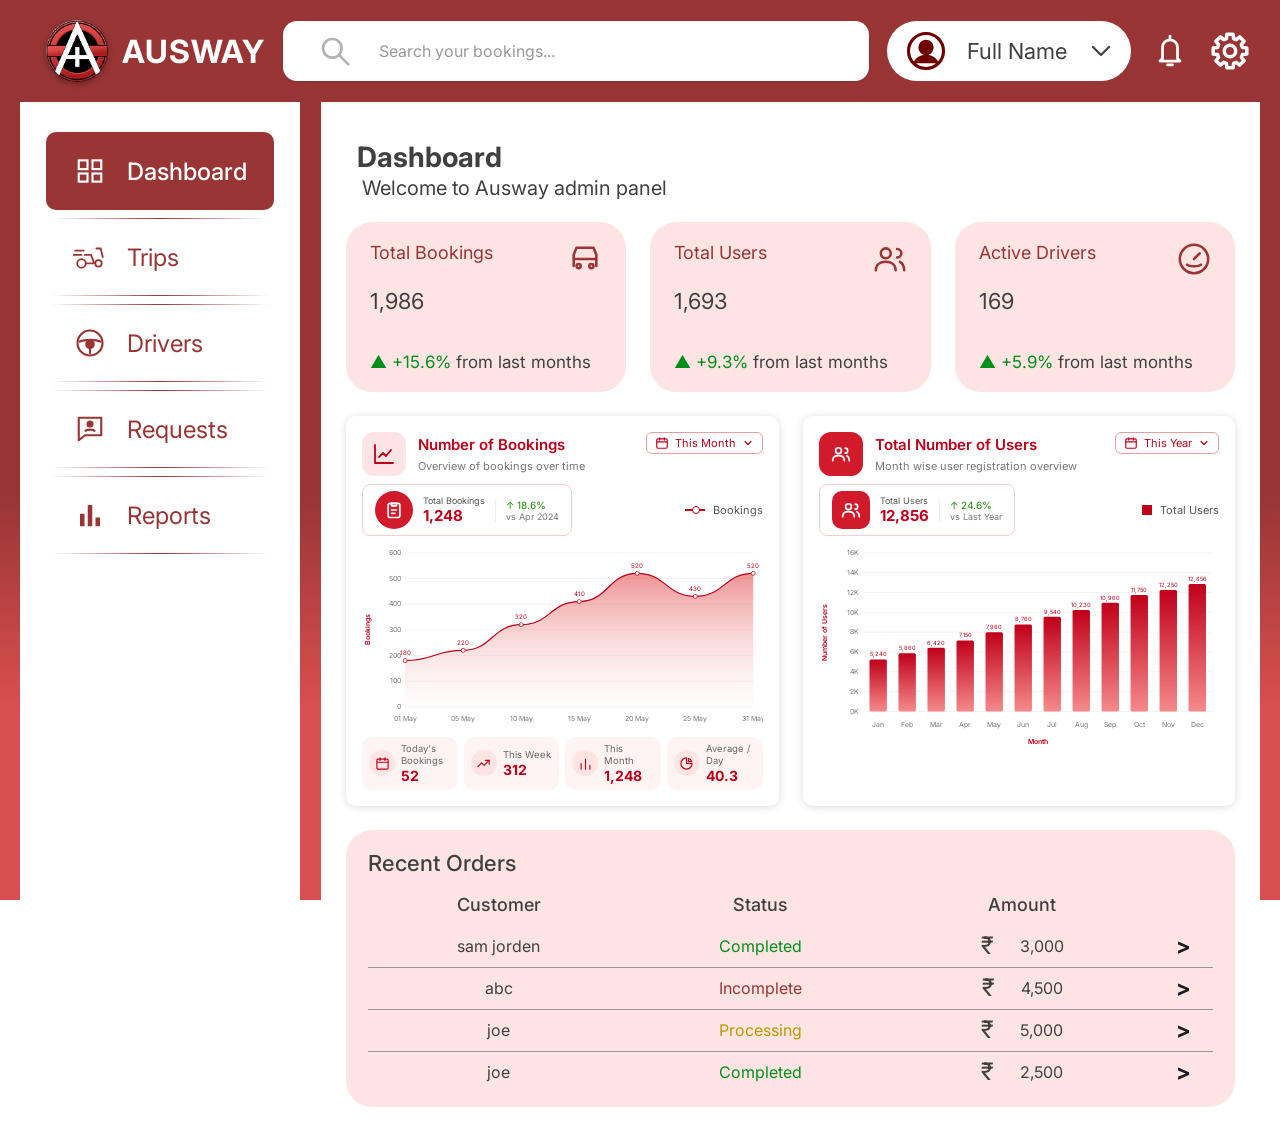
<file: index.html>
<!DOCTYPE html>
<html lang="en">
<head>
<meta charset="UTF-8">
<meta name="viewport" content="width=device-width, initial-scale=1">
<title>Ausway - Driver Management</title>
<link href="https://fonts.googleapis.com/css2?family=Inter:wght@400;500;600;700&family=Roboto:wght@400;500;700&display=swap" rel="stylesheet">
<link rel="stylesheet" href="css/index.css">
</head>
<body>

<header class="top">
 <div class="logo"><img src="[data-uri]" alt="Ausway logo">AUSWAY</div>
 <div class="s-top"><svg width="30" height="30" viewBox="0 0 24 24" fill="none" stroke="#999" stroke-width="2" stroke-linecap="round"><circle cx="10" cy="10" r="7"/><path d="M15.5 15.5L22 22"/></svg><input placeholder="Search your bookings..."></div>
 <div class="pill"><svg width="42" height="42" viewBox="0 0 24 24" fill="none" stroke="#8b0000" stroke-width="1.8"><circle cx="12" cy="12" r="10"/><circle cx="12" cy="10" r="3.5" fill="#8b0000"/><path d="M5.5 19c1.5-3 4-4 6.5-4s5 1 6.5 4" fill="#8b0000"/></svg><span>Full Name</span><svg width="24" height="24" viewBox="0 0 24 24" fill="none" stroke="#222" stroke-width="2.2" stroke-linecap="round" stroke-linejoin="round"><path d="M4 8l8 8 8-8"/></svg></div>
 <div class="ic">
  <svg width="30" height="36" viewBox="0 0 24 28" fill="none" stroke="#fff" stroke-width="2" stroke-linecap="round" stroke-linejoin="round"><path d="M6 20V11a6 6 0 0112 0v9l2 2H4z"/><path d="M10 25h4"/><path d="M12 2v3"/></svg>
  <svg width="38" height="38" viewBox="0 0 24 24" fill="none" stroke="#fff" stroke-width="1.8" stroke-linejoin="round"><path d="M9.74,4.12 L10.03,1.38 L13.97,1.38 L14.26,4.12 L15.98,4.83 L18.12,3.10 L20.90,5.88 L19.17,8.02 L19.88,9.74 L22.62,10.03 L22.62,13.97 L19.88,14.26 L19.17,15.98 L20.90,18.12 L18.12,20.90 L15.98,19.17 L14.26,19.88 L13.97,22.62 L10.03,22.62 L9.74,19.88 L8.02,19.17 L5.88,20.90 L3.10,18.12 L4.83,15.98 L4.12,14.26 L1.38,13.97 L1.38,10.03 L4.12,9.74 L4.83,8.02 L3.10,5.88 L5.88,3.10 L8.02,4.83Z"/><circle cx="12" cy="12" r="3.6"/></svg>
 </div>
</header>

<div class="wrap">
 <aside class="side">
  <a class="nav"><svg viewBox="0 0 24 24" fill="none" stroke="#9b3434" stroke-width="2.4"><rect x="3" y="3.5" width="7" height="7"/><rect x="14" y="3.5" width="7" height="7"/><rect x="3" y="14" width="7" height="6.5"/><rect x="14" y="14" width="7" height="6.5"/></svg>Dashboard</a>
  <a class="nav"><svg viewBox="0 0 32 28" fill="none" stroke="#9b3434" stroke-linecap="round"><circle cx="8" cy="20" r="4"/><circle cx="24" cy="20" r="3"/><path d="M2 8h8M0 12h8M12 20h8l-3-8h-6M22 6h4l2 8"/></svg>Trips</a>
  <a class="nav on"><svg viewBox="0 0 24 24" fill="none" stroke="#9b3434"><circle cx="12" cy="12" r="10"/><circle cx="12" cy="13" r="3" fill="#9b3434"/><path d="M3 11c5-2 13-2 18 0M12 16v5"/></svg>Drivers</a>
  <a class="nav"><svg viewBox="0 0 24 24" fill="none" stroke="#9b3434" stroke-linejoin="round"><path d="M3 3h18v14H8l-5 4z"/><circle cx="12" cy="8" r="2" fill="#9b3434"/><path d="M8 14c1-2 7-2 8 0"/></svg>Requests</a>
  <a class="nav"><svg class="fl" viewBox="0 0 24 24" fill="#9b3434" stroke="none"><rect x="4" y="11" width="3.6" height="10"/><rect x="10.2" y="4" width="3.6" height="17"/><rect x="16.4" y="14" width="3.6" height="7"/></svg>Reports</a>
 </aside>

 <main class="main">
<section class="pg" id="p-drivers">
  <h1>Driver Management</h1>

  <div class="bar">
   <div class="f-s"><svg width="30" height="30" viewBox="0 0 24 24" fill="none" stroke="#999" stroke-width="2" stroke-linecap="round"><circle cx="10" cy="10" r="7"/><path d="M15.5 15.5L22 22"/></svg><input id="q" placeholder="Search by name,email or phon..." autocomplete="off"></div>
   <div class="sel"><select id="rt"><option>All Ratings</option><option>5 Stars</option><option>4+ Stars</option><option>3+ Stars</option></select><svg width="16" height="16" viewBox="0 0 24 24" fill="none" stroke="#333" stroke-width="3" stroke-linecap="round" stroke-linejoin="round"><path d="M5 9l7 7 7-7"/></svg></div>
   <div class="sel"><select id="st"><option>All Status</option><option>Active</option><option>Inactive</option></select><svg width="16" height="16" viewBox="0 0 24 24" fill="none" stroke="#333" stroke-width="3" stroke-linecap="round" stroke-linejoin="round"><path d="M5 9l7 7 7-7"/></svg></div>
  </div>

  <div class="tbox">
   <table>
    <thead><tr><th>Driver</th><th>Driver ID</th><th>Contact</th><th>Ratings</th><th>App Status</th><th>Status</th><th class="c-ar">Actions</th></tr></thead>
    <tbody id="tb"></tbody>
   </table>
   <div class="empty" id="empty">No drivers found</div>
  </div>

  <div class="pager"><span>&lt;</span><span>1</span><span>2</span><span>3</span><span>....</span><span>999</span><span>&gt;</span></div>
 </section>
</main>
</div>

<div id="notifApp">

<header class="header">
  <a class="brand" href="#dashboard">
    <img src="[data-uri]" width="74" height="74" alt="Ausway logo">
    <span>AUSWAY</span>
  </a>

  <div class="s-top"><svg width="30" height="30" viewBox="0 0 24 24" fill="none" stroke="#999" stroke-width="2" stroke-linecap="round"><circle cx="10" cy="10" r="7"/><path d="M15.5 15.5L22 22"/></svg><input placeholder="Search your bookings..."></div>

  <div class="header-right">
    <button class="user-pill" aria-label="Account menu">
      <svg width="42" height="42" viewBox="0 0 42 42" fill="none" stroke="#8b1a1a" stroke-width="3">
        <circle cx="21" cy="21" r="18"/>
        <circle cx="21" cy="17" r="6" fill="#8b1a1a" stroke="none"/>
        <path d="M9 32c3-5 7-7 12-7s9 2 12 7" stroke-linecap="round"/>
      </svg>
      <span class="name">Full Name</span>
      <svg width="22" height="14" viewBox="0 0 22 14" fill="none" stroke="#222" stroke-width="2.5" stroke-linecap="round" stroke-linejoin="round"><path d="M3 3l8 8 8-8"/></svg>
    </button>
    <button class="settings" aria-label="Settings">
      <svg width="38" height="38" viewBox="0 0 24 24" fill="none" stroke="#fff" stroke-width="1.7" stroke-linejoin="round">
        <path d="M19.4 13a7.6 7.6 0 0 0 0-2l2-1.6-2-3.4-2.4 1a7.5 7.5 0 0 0-1.7-1L15 3.4h-4l-.4 2.6a7.5 7.5 0 0 0-1.7 1l-2.4-1-2 3.4 2 1.6a7.6 7.6 0 0 0 0 2l-2 1.6 2 3.4 2.4-1a7.5 7.5 0 0 0 1.7 1l.4 2.6h4l.4-2.6a7.5 7.5 0 0 0 1.7-1l2.4 1 2-3.4z" transform="translate(-.6 0)"/>
        <circle cx="12" cy="12" r="3"/>
      </svg>
    </button>
  </div>
</header>

<main class="page">
  <div class="page-inner">
    <div class="top-row">
      <div class="title">
        <button class="back" id="nBack" aria-label="Go back">
          <svg width="22" height="28" viewBox="0 0 22 28" fill="none" stroke="#333" stroke-width="3" stroke-linecap="round" stroke-linejoin="round"><path d="M16 4L6 14l10 10"/></svg>
        </button>
        <h1>Notifications</h1>
      </div>

      <div class="search-wrap">
        <label class="search">
          <svg width="30" height="30" viewBox="0 0 30 30" fill="none" stroke="#9a9a9a" stroke-width="2.5" stroke-linecap="round"><circle cx="12" cy="12" r="9"/><path d="M19 19l8 8"/></svg>
          <input id="nq" type="search" placeholder="Search notifications" aria-label="Search notifications">
        </label>
      </div>
    </div>

    <section class="list-area">
      <div class="ntabs" role="tablist">
        <button class="ntab active" data-filter="all" role="tab">All</button>
        <button class="ntab" data-filter="unread" role="tab">Unread</button>
        <button class="ntab" data-filter="important" role="tab">Important</button>
      </div>

      <div class="npanel" id="npanel">
        <article class="item" data-unread="1" data-important="0">
          <div class="ico">
            <svg width="32" height="24" viewBox="0 0 32 24" fill="var(--icon)">
              <circle cx="16" cy="6" r="4"/><path d="M8.5 19c0-4 3-6.5 7.5-6.5s7.5 2.5 7.5 6.5v1h-15z"/>
              <circle cx="5" cy="9" r="3"/><path d="M0 19c0-3 2-5 5-5 .8 0 1.5.1 2.1.4-1.3 1.3-2.100 3-2.300 4.600H0z"/>
              <circle cx="27" cy="9" r="3"/><path d="M32 19c0-3-2-5-5-5-.8 0-1.500.1-2.100.4 1.300 1.300 2.100 3 2.300 4.600H32z"/>
            </svg>
          </div>
          <div class="body"><div class="t">New User Update</div><div class="d">A new user Arun is registered on the platform</div></div>
          <div class="time">43 mins ago</div>
          <button class="kebab" aria-label="More options"><i></i><i></i><i></i></button>
        </article>

        <article class="item" data-unread="1" data-important="1">
          <div class="ico">
            <svg width="30" height="28" viewBox="0 0 30 28" fill="none" stroke="var(--icon)" stroke-width="2" stroke-linecap="round" stroke-linejoin="round">
              <path d="M15 2v4M4 6l3 3M26 6l-3 3M1 17h3M26 17h3"/>
              <path d="M8 23c0-5 2-9 7-9s7 4 7 9z"/><path d="M4 26h22"/>
            </svg>
          </div>
          <div class="body"><div class="t">New Ambulance Request</div><div class="d">A new ambulance request REQ2578 has been rqeuested</div></div>
          <div class="time">3 hours ago</div>
          <button class="kebab" aria-label="More options"><i></i><i></i><i></i></button>
        </article>

        <article class="item" data-unread="0" data-important="0">
          <div class="ico">
            <svg width="28" height="28" viewBox="0 0 28 28" fill="none" stroke="var(--icon)" stroke-width="2.4" stroke-linejoin="round">
              <rect x="3" y="4" width="22" height="20" rx="3"/><rect x="14" y="11" width="11" height="8" rx="2"/><circle cx="18.500" cy="15" r="1" fill="var(--icon)" stroke="none"/>
            </svg>
          </div>
          <div class="body"><div class="t">System Maintenance</div><div class="d">System maintenance on 19 May 2026 from 2:00AM to 4:00AM</div></div>
          <div class="time">18 May 2026</div>
          <button class="kebab" aria-label="More options"><i></i><i></i><i></i></button>
        </article>

        <article class="item" data-unread="0" data-important="1">
          <div class="ico">
            <svg width="26" height="28" viewBox="0 0 26 28" fill="none" stroke="var(--icon)" stroke-width="2.2" stroke-linejoin="round" stroke-linecap="round">
              <path d="M13 2l10 4v8c0 6-4.500 10-10 12C7.500 24 3 20 3 14V6z"/><circle cx="13" cy="14" r="4" stroke-dasharray="2 2"/>
            </svg>
          </div>
          <div class="body"><div class="t">Driver Verification Pending</div><div class="d">Driver Saravanan sent documents for verification</div></div>
          <div class="time">23 May 2026</div>
          <button class="kebab" aria-label="More options"><i></i><i></i><i></i></button>
        </article>

        <article class="item" data-unread="0" data-important="0">
          <div class="ico">
            <svg width="28" height="28" viewBox="0 0 28 28" fill="none" stroke="var(--icon)" stroke-width="2.4" stroke-linejoin="round">
              <rect x="3" y="4" width="22" height="20" rx="3"/><rect x="14" y="11" width="11" height="8" rx="2"/><circle cx="18.500" cy="15" r="1" fill="var(--icon)" stroke="none"/>
            </svg>
          </div>
          <div class="body"><div class="t">Payment Received</div><div class="d">Payment received for the request REQ2578</div></div>
          <div class="time">30 May 2026</div>
          <button class="kebab" aria-label="More options"><i></i><i></i><i></i></button>
        </article>

        <p class="nempty" id="nempty">No notifications found.</p>
      </div>
    </section>
  </div>

  <nav class="pagination" aria-label="Pagination">
    <a href="#" class="arrow">&lt;</a>
    <a href="#">1</a>
    <a href="#">2</a>
    <a href="#">3</a>
    <span>....</span>
    <a href="#">999</a>
    <a href="#" class="arrow">&gt;</a>
  </nav>
</main>
</div>

<div class="menu" id="menu"></div>
<div class="dm" id="modal"><div class="dc"><div class="dp">
 <div class="dh"><h3>Driver Details</h3><svg id="dClose" width="26" height="26" viewBox="0 0 24 24" fill="none" stroke="#a31515" stroke-width="2" stroke-linecap="round"><circle cx="12" cy="12" r="10"/><path d="M8 8l8 8M16 8l-8 8"/></svg></div>
 <div class="gr">
  <div><small>Driver Name:</small><em id="dName"></em></div><div><small>Driver ID:</small><em id="dId"></em></div>
  <div><small>Email ID:</small><em id="dEmail"></em></div><div><small>Phone:</small><em id="dPhone"></em></div>
  <div><small>Status:</small><em id="dStatus"></em></div><div><small>Join Date:</small><em id="dJoin"></em></div>
  <div><small>Total Rides:</small><em id="dRides"></em></div><div><small>Gender:</small><em id="dGender"></em></div>
  <div class="w"><small>Address:</small><em id="dAddr"></em></div>
 </div>
 <div class="docs"><h4>Documents:</h4>
  <div class="doc"><svg width="24" height="24" viewBox="0 0 24 24" fill="none" stroke="#9b3434" stroke-width="1.8" stroke-linejoin="round"><rect x="2" y="5" width="20" height="16" rx="2"/><path d="M9 5V2h6v3"/><circle cx="8" cy="12" r="2"/><path d="M5 18c0-2 1.5-3 3-3s3 1 3 3M14 11h5M14 15h5"/></svg><span>ID Proof</span><u>Verified</u><a data-doc="ID Proof">View</a></div>
  <div class="doc"><svg width="24" height="24" viewBox="0 0 24 24" fill="none" stroke="#9b3434" stroke-width="1.8" stroke-linejoin="round"><path d="M5 2h10l4 4v9M5 2v20h8"/><path d="M8 8h6M8 12h6M8 16h3"/><circle cx="18" cy="19" r="3.5" fill="#9b3434"/></svg><span>Address Proof</span><u>Verified</u><a data-doc="Address Proof">View</a></div>
  <div class="doc"><svg width="24" height="24" viewBox="0 0 24 24" fill="none" stroke="#9b3434" stroke-width="1.8" stroke-linejoin="round"><rect x="2" y="4" width="20" height="16" rx="2"/><circle cx="8" cy="11" r="2.2"/><path d="M4.5 17c.5-2 2-3 3.5-3s3 1 3.5 3M14 10h5M14 14h4"/></svg><span>Drivers Licence</span><u>Verified</u><a data-doc="Drivers Licence">View</a></div>
 </div>
</div></div></div>


<script src="js/app.js"></script>
</body>
</html>
</file>
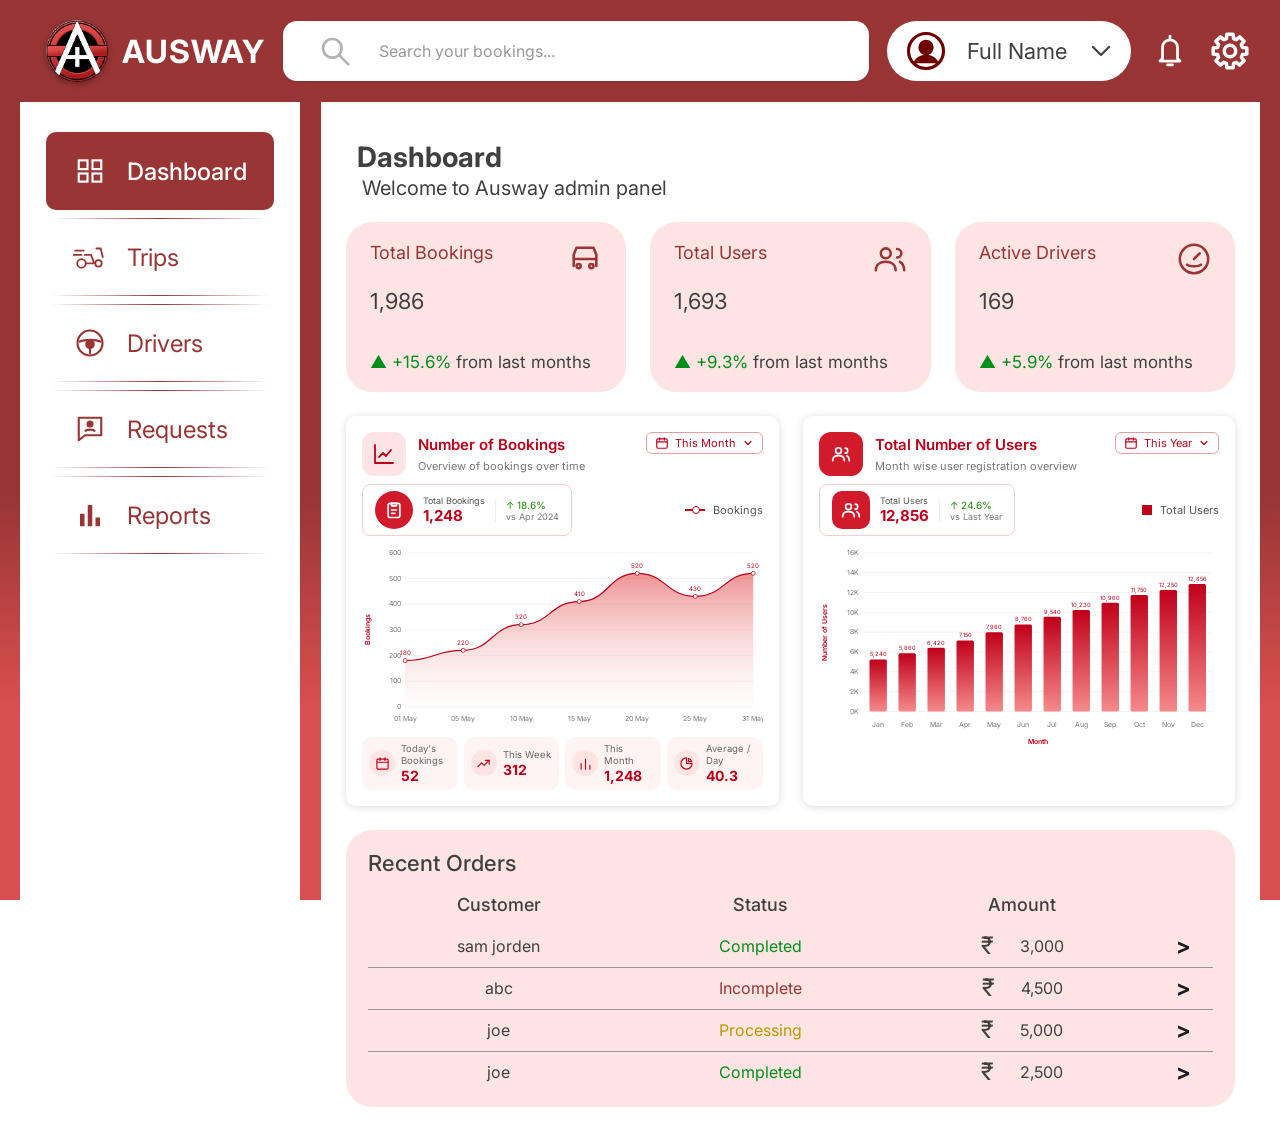
<file: dashboard.html>
<!DOCTYPE html>
<html lang="en">
<head>
<meta charset="UTF-8">
<meta name="viewport" content="width=device-width, initial-scale=1">
<title>Ausway - Driver Management</title>
<link href="https://fonts.googleapis.com/css2?family=Inter:wght@400;500;600;700&family=Roboto:wght@400;500;700&display=swap" rel="stylesheet">
<link rel="stylesheet" href="css/dashboard.css">
</head>
<body>

<header class="top">
 <div class="logo"><img src="[data-uri]" alt="Ausway logo">AUSWAY</div>
 <div class="s-top"><svg width="30" height="30" viewBox="0 0 24 24" fill="none" stroke="#999" stroke-width="2" stroke-linecap="round"><circle cx="10" cy="10" r="7"/><path d="M15.5 15.5L22 22"/></svg><input placeholder="Search your bookings..."></div>
 <div class="pill"><svg width="42" height="42" viewBox="0 0 24 24" fill="none" stroke="#8b0000" stroke-width="1.8"><circle cx="12" cy="12" r="10"/><circle cx="12" cy="10" r="3.5" fill="#8b0000"/><path d="M5.5 19c1.5-3 4-4 6.5-4s5 1 6.5 4" fill="#8b0000"/></svg><span>Full Name</span><svg width="24" height="24" viewBox="0 0 24 24" fill="none" stroke="#222" stroke-width="2.2" stroke-linecap="round" stroke-linejoin="round"><path d="M4 8l8 8 8-8"/></svg></div>
 <div class="ic">
  <svg width="30" height="36" viewBox="0 0 24 28" fill="none" stroke="#fff" stroke-width="2" stroke-linecap="round" stroke-linejoin="round"><path d="M6 20V11a6 6 0 0112 0v9l2 2H4z"/><path d="M10 25h4"/><path d="M12 2v3"/></svg>
  <svg width="38" height="38" viewBox="0 0 24 24" fill="none" stroke="#fff" stroke-width="1.8" stroke-linejoin="round"><path d="M9.74,4.12 L10.03,1.38 L13.97,1.38 L14.26,4.12 L15.98,4.83 L18.12,3.10 L20.90,5.88 L19.17,8.02 L19.88,9.74 L22.62,10.03 L22.62,13.97 L19.88,14.26 L19.17,15.98 L20.90,18.12 L18.12,20.90 L15.98,19.17 L14.26,19.88 L13.97,22.62 L10.03,22.62 L9.74,19.88 L8.02,19.17 L5.88,20.90 L3.10,18.12 L4.83,15.98 L4.12,14.26 L1.38,13.97 L1.38,10.03 L4.12,9.74 L4.83,8.02 L3.10,5.88 L5.88,3.10 L8.02,4.83Z"/><circle cx="12" cy="12" r="3.6"/></svg>
 </div>
</header>

<div class="wrap">
 <aside class="side">
  <a class="nav"><svg viewBox="0 0 24 24" fill="none" stroke="#9b3434" stroke-width="2.4"><rect x="3" y="3.5" width="7" height="7"/><rect x="14" y="3.5" width="7" height="7"/><rect x="3" y="14" width="7" height="6.5"/><rect x="14" y="14" width="7" height="6.5"/></svg>Dashboard</a>
  <a class="nav"><svg viewBox="0 0 32 28" fill="none" stroke="#9b3434" stroke-linecap="round"><circle cx="8" cy="20" r="4"/><circle cx="24" cy="20" r="3"/><path d="M2 8h8M0 12h8M12 20h8l-3-8h-6M22 6h4l2 8"/></svg>Trips</a>
  <a class="nav on"><svg viewBox="0 0 24 24" fill="none" stroke="#9b3434"><circle cx="12" cy="12" r="10"/><circle cx="12" cy="13" r="3" fill="#9b3434"/><path d="M3 11c5-2 13-2 18 0M12 16v5"/></svg>Drivers</a>
  <a class="nav"><svg viewBox="0 0 24 24" fill="none" stroke="#9b3434" stroke-linejoin="round"><path d="M3 3h18v14H8l-5 4z"/><circle cx="12" cy="8" r="2" fill="#9b3434"/><path d="M8 14c1-2 7-2 8 0"/></svg>Requests</a>
  <a class="nav"><svg class="fl" viewBox="0 0 24 24" fill="#9b3434" stroke="none"><rect x="4" y="11" width="3.6" height="10"/><rect x="10.2" y="4" width="3.6" height="17"/><rect x="16.4" y="14" width="3.6" height="7"/></svg>Reports</a>
 </aside>

 <main class="main">
<section class="pg" id="p-drivers">
  <h1>Driver Management</h1>

  <div class="bar">
   <div class="f-s"><svg width="30" height="30" viewBox="0 0 24 24" fill="none" stroke="#999" stroke-width="2" stroke-linecap="round"><circle cx="10" cy="10" r="7"/><path d="M15.5 15.5L22 22"/></svg><input id="q" placeholder="Search by name,email or phon..." autocomplete="off"></div>
   <div class="sel"><select id="rt"><option>All Ratings</option><option>5 Stars</option><option>4+ Stars</option><option>3+ Stars</option></select><svg width="16" height="16" viewBox="0 0 24 24" fill="none" stroke="#333" stroke-width="3" stroke-linecap="round" stroke-linejoin="round"><path d="M5 9l7 7 7-7"/></svg></div>
   <div class="sel"><select id="st"><option>All Status</option><option>Active</option><option>Inactive</option></select><svg width="16" height="16" viewBox="0 0 24 24" fill="none" stroke="#333" stroke-width="3" stroke-linecap="round" stroke-linejoin="round"><path d="M5 9l7 7 7-7"/></svg></div>
  </div>

  <div class="tbox">
   <table>
    <thead><tr><th>Driver</th><th>Driver ID</th><th>Contact</th><th>Ratings</th><th>App Status</th><th>Status</th><th class="c-ar">Actions</th></tr></thead>
    <tbody id="tb"></tbody>
   </table>
   <div class="empty" id="empty">No drivers found</div>
  </div>

  <div class="pager"><span>&lt;</span><span>1</span><span>2</span><span>3</span><span>....</span><span>999</span><span>&gt;</span></div>
 </section>
</main>
</div>

<div id="notifApp">

<header class="header">
  <a class="brand" href="#dashboard">
    <img src="[data-uri]" width="74" height="74" alt="Ausway logo">
    <span>AUSWAY</span>
  </a>

  <div class="s-top"><svg width="30" height="30" viewBox="0 0 24 24" fill="none" stroke="#999" stroke-width="2" stroke-linecap="round"><circle cx="10" cy="10" r="7"/><path d="M15.5 15.5L22 22"/></svg><input placeholder="Search your bookings..."></div>

  <div class="header-right">
    <button class="user-pill" aria-label="Account menu">
      <svg width="42" height="42" viewBox="0 0 42 42" fill="none" stroke="#8b1a1a" stroke-width="3">
        <circle cx="21" cy="21" r="18"/>
        <circle cx="21" cy="17" r="6" fill="#8b1a1a" stroke="none"/>
        <path d="M9 32c3-5 7-7 12-7s9 2 12 7" stroke-linecap="round"/>
      </svg>
      <span class="name">Full Name</span>
      <svg width="22" height="14" viewBox="0 0 22 14" fill="none" stroke="#222" stroke-width="2.5" stroke-linecap="round" stroke-linejoin="round"><path d="M3 3l8 8 8-8"/></svg>
    </button>
    <button class="settings" aria-label="Settings">
      <svg width="38" height="38" viewBox="0 0 24 24" fill="none" stroke="#fff" stroke-width="1.7" stroke-linejoin="round">
        <path d="M19.4 13a7.6 7.6 0 0 0 0-2l2-1.6-2-3.4-2.4 1a7.5 7.5 0 0 0-1.7-1L15 3.4h-4l-.4 2.6a7.5 7.5 0 0 0-1.7 1l-2.4-1-2 3.4 2 1.6a7.6 7.6 0 0 0 0 2l-2 1.6 2 3.4 2.4-1a7.5 7.5 0 0 0 1.7 1l.4 2.6h4l.4-2.6a7.5 7.5 0 0 0 1.7-1l2.4 1 2-3.4z" transform="translate(-.6 0)"/>
        <circle cx="12" cy="12" r="3"/>
      </svg>
    </button>
  </div>
</header>

<main class="page">
  <div class="page-inner">
    <div class="top-row">
      <div class="title">
        <button class="back" id="nBack" aria-label="Go back">
          <svg width="22" height="28" viewBox="0 0 22 28" fill="none" stroke="#333" stroke-width="3" stroke-linecap="round" stroke-linejoin="round"><path d="M16 4L6 14l10 10"/></svg>
        </button>
        <h1>Notifications</h1>
      </div>

      <div class="search-wrap">
        <label class="search">
          <svg width="30" height="30" viewBox="0 0 30 30" fill="none" stroke="#9a9a9a" stroke-width="2.5" stroke-linecap="round"><circle cx="12" cy="12" r="9"/><path d="M19 19l8 8"/></svg>
          <input id="nq" type="search" placeholder="Search notifications" aria-label="Search notifications">
        </label>
      </div>
    </div>

    <section class="list-area">
      <div class="ntabs" role="tablist">
        <button class="ntab active" data-filter="all" role="tab">All</button>
        <button class="ntab" data-filter="unread" role="tab">Unread</button>
        <button class="ntab" data-filter="important" role="tab">Important</button>
      </div>

      <div class="npanel" id="npanel">
        <article class="item" data-unread="1" data-important="0">
          <div class="ico">
            <svg width="32" height="24" viewBox="0 0 32 24" fill="var(--icon)">
              <circle cx="16" cy="6" r="4"/><path d="M8.5 19c0-4 3-6.5 7.5-6.5s7.5 2.5 7.5 6.5v1h-15z"/>
              <circle cx="5" cy="9" r="3"/><path d="M0 19c0-3 2-5 5-5 .8 0 1.5.1 2.1.4-1.3 1.3-2.100 3-2.300 4.600H0z"/>
              <circle cx="27" cy="9" r="3"/><path d="M32 19c0-3-2-5-5-5-.8 0-1.500.1-2.100.4 1.300 1.300 2.100 3 2.300 4.600H32z"/>
            </svg>
          </div>
          <div class="body"><div class="t">New User Update</div><div class="d">A new user Arun is registered on the platform</div></div>
          <div class="time">43 mins ago</div>
          <button class="kebab" aria-label="More options"><i></i><i></i><i></i></button>
        </article>

        <article class="item" data-unread="1" data-important="1">
          <div class="ico">
            <svg width="30" height="28" viewBox="0 0 30 28" fill="none" stroke="var(--icon)" stroke-width="2" stroke-linecap="round" stroke-linejoin="round">
              <path d="M15 2v4M4 6l3 3M26 6l-3 3M1 17h3M26 17h3"/>
              <path d="M8 23c0-5 2-9 7-9s7 4 7 9z"/><path d="M4 26h22"/>
            </svg>
          </div>
          <div class="body"><div class="t">New Ambulance Request</div><div class="d">A new ambulance request REQ2578 has been rqeuested</div></div>
          <div class="time">3 hours ago</div>
          <button class="kebab" aria-label="More options"><i></i><i></i><i></i></button>
        </article>

        <article class="item" data-unread="0" data-important="0">
          <div class="ico">
            <svg width="28" height="28" viewBox="0 0 28 28" fill="none" stroke="var(--icon)" stroke-width="2.4" stroke-linejoin="round">
              <rect x="3" y="4" width="22" height="20" rx="3"/><rect x="14" y="11" width="11" height="8" rx="2"/><circle cx="18.500" cy="15" r="1" fill="var(--icon)" stroke="none"/>
            </svg>
          </div>
          <div class="body"><div class="t">System Maintenance</div><div class="d">System maintenance on 19 May 2026 from 2:00AM to 4:00AM</div></div>
          <div class="time">18 May 2026</div>
          <button class="kebab" aria-label="More options"><i></i><i></i><i></i></button>
        </article>

        <article class="item" data-unread="0" data-important="1">
          <div class="ico">
            <svg width="26" height="28" viewBox="0 0 26 28" fill="none" stroke="var(--icon)" stroke-width="2.2" stroke-linejoin="round" stroke-linecap="round">
              <path d="M13 2l10 4v8c0 6-4.500 10-10 12C7.500 24 3 20 3 14V6z"/><circle cx="13" cy="14" r="4" stroke-dasharray="2 2"/>
            </svg>
          </div>
          <div class="body"><div class="t">Driver Verification Pending</div><div class="d">Driver Saravanan sent documents for verification</div></div>
          <div class="time">23 May 2026</div>
          <button class="kebab" aria-label="More options"><i></i><i></i><i></i></button>
        </article>

        <article class="item" data-unread="0" data-important="0">
          <div class="ico">
            <svg width="28" height="28" viewBox="0 0 28 28" fill="none" stroke="var(--icon)" stroke-width="2.4" stroke-linejoin="round">
              <rect x="3" y="4" width="22" height="20" rx="3"/><rect x="14" y="11" width="11" height="8" rx="2"/><circle cx="18.500" cy="15" r="1" fill="var(--icon)" stroke="none"/>
            </svg>
          </div>
          <div class="body"><div class="t">Payment Received</div><div class="d">Payment received for the request REQ2578</div></div>
          <div class="time">30 May 2026</div>
          <button class="kebab" aria-label="More options"><i></i><i></i><i></i></button>
        </article>

        <p class="nempty" id="nempty">No notifications found.</p>
      </div>
    </section>
  </div>

  <nav class="pagination" aria-label="Pagination">
    <a href="#" class="arrow">&lt;</a>
    <a href="#">1</a>
    <a href="#">2</a>
    <a href="#">3</a>
    <span>....</span>
    <a href="#">999</a>
    <a href="#" class="arrow">&gt;</a>
  </nav>
</main>
</div>

<div class="menu" id="menu"></div>
<div class="dm" id="modal"><div class="dc"><div class="dp">
 <div class="dh"><h3>Driver Details</h3><svg id="dClose" width="26" height="26" viewBox="0 0 24 24" fill="none" stroke="#a31515" stroke-width="2" stroke-linecap="round"><circle cx="12" cy="12" r="10"/><path d="M8 8l8 8M16 8l-8 8"/></svg></div>
 <div class="gr">
  <div><small>Driver Name:</small><em id="dName"></em></div><div><small>Driver ID:</small><em id="dId"></em></div>
  <div><small>Email ID:</small><em id="dEmail"></em></div><div><small>Phone:</small><em id="dPhone"></em></div>
  <div><small>Status:</small><em id="dStatus"></em></div><div><small>Join Date:</small><em id="dJoin"></em></div>
  <div><small>Total Rides:</small><em id="dRides"></em></div><div><small>Gender:</small><em id="dGender"></em></div>
  <div class="w"><small>Address:</small><em id="dAddr"></em></div>
 </div>
 <div class="docs"><h4>Documents:</h4>
  <div class="doc"><svg width="24" height="24" viewBox="0 0 24 24" fill="none" stroke="#9b3434" stroke-width="1.8" stroke-linejoin="round"><rect x="2" y="5" width="20" height="16" rx="2"/><path d="M9 5V2h6v3"/><circle cx="8" cy="12" r="2"/><path d="M5 18c0-2 1.5-3 3-3s3 1 3 3M14 11h5M14 15h5"/></svg><span>ID Proof</span><u>Verified</u><a data-doc="ID Proof">View</a></div>
  <div class="doc"><svg width="24" height="24" viewBox="0 0 24 24" fill="none" stroke="#9b3434" stroke-width="1.8" stroke-linejoin="round"><path d="M5 2h10l4 4v9M5 2v20h8"/><path d="M8 8h6M8 12h6M8 16h3"/><circle cx="18" cy="19" r="3.5" fill="#9b3434"/></svg><span>Address Proof</span><u>Verified</u><a data-doc="Address Proof">View</a></div>
  <div class="doc"><svg width="24" height="24" viewBox="0 0 24 24" fill="none" stroke="#9b3434" stroke-width="1.8" stroke-linejoin="round"><rect x="2" y="4" width="20" height="16" rx="2"/><circle cx="8" cy="11" r="2.2"/><path d="M4.5 17c.5-2 2-3 3.5-3s3 1 3.5 3M14 10h5M14 14h4"/></svg><span>Drivers Licence</span><u>Verified</u><a data-doc="Drivers Licence">View</a></div>
 </div>
</div></div></div>


<script src="js/app.js"></script>
<script>if(!location.hash) location.hash="dashboard";</script>
</body>
</html>
</file>
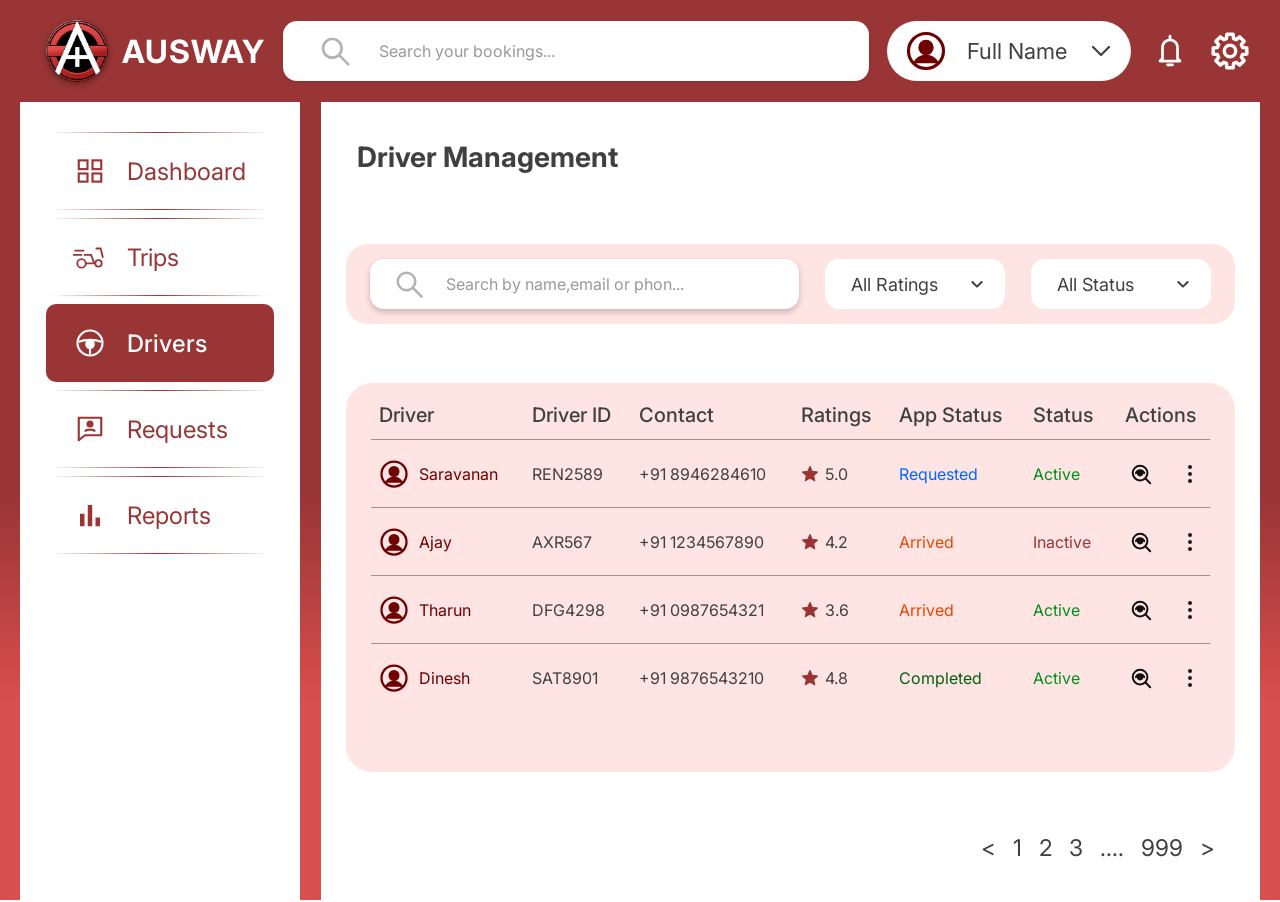
<file: drivers.html>
<!DOCTYPE html>
<html lang="en">
<head>
<meta charset="UTF-8">
<meta name="viewport" content="width=device-width, initial-scale=1">
<title>Ausway - Driver Management</title>
<link href="https://fonts.googleapis.com/css2?family=Inter:wght@400;500;600;700&family=Roboto:wght@400;500;700&display=swap" rel="stylesheet">
<link rel="stylesheet" href="css/drivers.css">
</head>
<body>

<header class="top">
 <div class="logo"><img src="[data-uri]" alt="Ausway logo">AUSWAY</div>
 <div class="s-top"><svg width="30" height="30" viewBox="0 0 24 24" fill="none" stroke="#999" stroke-width="2" stroke-linecap="round"><circle cx="10" cy="10" r="7"/><path d="M15.5 15.5L22 22"/></svg><input placeholder="Search your bookings..."></div>
 <div class="pill"><svg width="42" height="42" viewBox="0 0 24 24" fill="none" stroke="#8b0000" stroke-width="1.8"><circle cx="12" cy="12" r="10"/><circle cx="12" cy="10" r="3.5" fill="#8b0000"/><path d="M5.5 19c1.5-3 4-4 6.5-4s5 1 6.5 4" fill="#8b0000"/></svg><span>Full Name</span><svg width="24" height="24" viewBox="0 0 24 24" fill="none" stroke="#222" stroke-width="2.2" stroke-linecap="round" stroke-linejoin="round"><path d="M4 8l8 8 8-8"/></svg></div>
 <div class="ic">
  <svg width="30" height="36" viewBox="0 0 24 28" fill="none" stroke="#fff" stroke-width="2" stroke-linecap="round" stroke-linejoin="round"><path d="M6 20V11a6 6 0 0112 0v9l2 2H4z"/><path d="M10 25h4"/><path d="M12 2v3"/></svg>
  <svg width="38" height="38" viewBox="0 0 24 24" fill="none" stroke="#fff" stroke-width="1.8" stroke-linejoin="round"><path d="M9.74,4.12 L10.03,1.38 L13.97,1.38 L14.26,4.12 L15.98,4.83 L18.12,3.10 L20.90,5.88 L19.17,8.02 L19.88,9.74 L22.62,10.03 L22.62,13.97 L19.88,14.26 L19.17,15.98 L20.90,18.12 L18.12,20.90 L15.98,19.17 L14.26,19.88 L13.97,22.62 L10.03,22.62 L9.74,19.88 L8.02,19.17 L5.88,20.90 L3.10,18.12 L4.83,15.98 L4.12,14.26 L1.38,13.97 L1.38,10.03 L4.12,9.74 L4.83,8.02 L3.10,5.88 L5.88,3.10 L8.02,4.83Z"/><circle cx="12" cy="12" r="3.6"/></svg>
 </div>
</header>

<div class="wrap">
 <aside class="side">
  <a class="nav"><svg viewBox="0 0 24 24" fill="none" stroke="#9b3434" stroke-width="2.4"><rect x="3" y="3.5" width="7" height="7"/><rect x="14" y="3.5" width="7" height="7"/><rect x="3" y="14" width="7" height="6.5"/><rect x="14" y="14" width="7" height="6.5"/></svg>Dashboard</a>
  <a class="nav"><svg viewBox="0 0 32 28" fill="none" stroke="#9b3434" stroke-linecap="round"><circle cx="8" cy="20" r="4"/><circle cx="24" cy="20" r="3"/><path d="M2 8h8M0 12h8M12 20h8l-3-8h-6M22 6h4l2 8"/></svg>Trips</a>
  <a class="nav on"><svg viewBox="0 0 24 24" fill="none" stroke="#9b3434"><circle cx="12" cy="12" r="10"/><circle cx="12" cy="13" r="3" fill="#9b3434"/><path d="M3 11c5-2 13-2 18 0M12 16v5"/></svg>Drivers</a>
  <a class="nav"><svg viewBox="0 0 24 24" fill="none" stroke="#9b3434" stroke-linejoin="round"><path d="M3 3h18v14H8l-5 4z"/><circle cx="12" cy="8" r="2" fill="#9b3434"/><path d="M8 14c1-2 7-2 8 0"/></svg>Requests</a>
  <a class="nav"><svg class="fl" viewBox="0 0 24 24" fill="#9b3434" stroke="none"><rect x="4" y="11" width="3.6" height="10"/><rect x="10.2" y="4" width="3.6" height="17"/><rect x="16.4" y="14" width="3.6" height="7"/></svg>Reports</a>
 </aside>

 <main class="main">
<section class="pg" id="p-drivers">
  <h1>Driver Management</h1>

  <div class="bar">
   <div class="f-s"><svg width="30" height="30" viewBox="0 0 24 24" fill="none" stroke="#999" stroke-width="2" stroke-linecap="round"><circle cx="10" cy="10" r="7"/><path d="M15.5 15.5L22 22"/></svg><input id="q" placeholder="Search by name,email or phon..." autocomplete="off"></div>
   <div class="sel"><select id="rt"><option>All Ratings</option><option>5 Stars</option><option>4+ Stars</option><option>3+ Stars</option></select><svg width="16" height="16" viewBox="0 0 24 24" fill="none" stroke="#333" stroke-width="3" stroke-linecap="round" stroke-linejoin="round"><path d="M5 9l7 7 7-7"/></svg></div>
   <div class="sel"><select id="st"><option>All Status</option><option>Active</option><option>Inactive</option></select><svg width="16" height="16" viewBox="0 0 24 24" fill="none" stroke="#333" stroke-width="3" stroke-linecap="round" stroke-linejoin="round"><path d="M5 9l7 7 7-7"/></svg></div>
  </div>

  <div class="tbox">
   <table>
    <thead><tr><th>Driver</th><th>Driver ID</th><th>Contact</th><th>Ratings</th><th>App Status</th><th>Status</th><th class="c-ar">Actions</th></tr></thead>
    <tbody id="tb"></tbody>
   </table>
   <div class="empty" id="empty">No drivers found</div>
  </div>

  <div class="pager"><span>&lt;</span><span>1</span><span>2</span><span>3</span><span>....</span><span>999</span><span>&gt;</span></div>
 </section>
</main>
</div>

<div id="notifApp">

<header class="header">
  <a class="brand" href="#dashboard">
    <img src="[data-uri]" width="74" height="74" alt="Ausway logo">
    <span>AUSWAY</span>
  </a>

  <div class="s-top"><svg width="30" height="30" viewBox="0 0 24 24" fill="none" stroke="#999" stroke-width="2" stroke-linecap="round"><circle cx="10" cy="10" r="7"/><path d="M15.5 15.5L22 22"/></svg><input placeholder="Search your bookings..."></div>

  <div class="header-right">
    <button class="user-pill" aria-label="Account menu">
      <svg width="42" height="42" viewBox="0 0 42 42" fill="none" stroke="#8b1a1a" stroke-width="3">
        <circle cx="21" cy="21" r="18"/>
        <circle cx="21" cy="17" r="6" fill="#8b1a1a" stroke="none"/>
        <path d="M9 32c3-5 7-7 12-7s9 2 12 7" stroke-linecap="round"/>
      </svg>
      <span class="name">Full Name</span>
      <svg width="22" height="14" viewBox="0 0 22 14" fill="none" stroke="#222" stroke-width="2.5" stroke-linecap="round" stroke-linejoin="round"><path d="M3 3l8 8 8-8"/></svg>
    </button>
    <button class="settings" aria-label="Settings">
      <svg width="38" height="38" viewBox="0 0 24 24" fill="none" stroke="#fff" stroke-width="1.7" stroke-linejoin="round">
        <path d="M19.4 13a7.6 7.6 0 0 0 0-2l2-1.6-2-3.4-2.4 1a7.5 7.5 0 0 0-1.7-1L15 3.4h-4l-.4 2.6a7.5 7.5 0 0 0-1.7 1l-2.4-1-2 3.4 2 1.6a7.6 7.6 0 0 0 0 2l-2 1.6 2 3.4 2.4-1a7.5 7.5 0 0 0 1.7 1l.4 2.6h4l.4-2.6a7.5 7.5 0 0 0 1.7-1l2.4 1 2-3.4z" transform="translate(-.6 0)"/>
        <circle cx="12" cy="12" r="3"/>
      </svg>
    </button>
  </div>
</header>

<main class="page">
  <div class="page-inner">
    <div class="top-row">
      <div class="title">
        <button class="back" id="nBack" aria-label="Go back">
          <svg width="22" height="28" viewBox="0 0 22 28" fill="none" stroke="#333" stroke-width="3" stroke-linecap="round" stroke-linejoin="round"><path d="M16 4L6 14l10 10"/></svg>
        </button>
        <h1>Notifications</h1>
      </div>

      <div class="search-wrap">
        <label class="search">
          <svg width="30" height="30" viewBox="0 0 30 30" fill="none" stroke="#9a9a9a" stroke-width="2.5" stroke-linecap="round"><circle cx="12" cy="12" r="9"/><path d="M19 19l8 8"/></svg>
          <input id="nq" type="search" placeholder="Search notifications" aria-label="Search notifications">
        </label>
      </div>
    </div>

    <section class="list-area">
      <div class="ntabs" role="tablist">
        <button class="ntab active" data-filter="all" role="tab">All</button>
        <button class="ntab" data-filter="unread" role="tab">Unread</button>
        <button class="ntab" data-filter="important" role="tab">Important</button>
      </div>

      <div class="npanel" id="npanel">
        <article class="item" data-unread="1" data-important="0">
          <div class="ico">
            <svg width="32" height="24" viewBox="0 0 32 24" fill="var(--icon)">
              <circle cx="16" cy="6" r="4"/><path d="M8.5 19c0-4 3-6.5 7.5-6.5s7.5 2.5 7.5 6.5v1h-15z"/>
              <circle cx="5" cy="9" r="3"/><path d="M0 19c0-3 2-5 5-5 .8 0 1.5.1 2.1.4-1.3 1.3-2.100 3-2.300 4.600H0z"/>
              <circle cx="27" cy="9" r="3"/><path d="M32 19c0-3-2-5-5-5-.8 0-1.500.1-2.100.4 1.300 1.300 2.100 3 2.300 4.600H32z"/>
            </svg>
          </div>
          <div class="body"><div class="t">New User Update</div><div class="d">A new user Arun is registered on the platform</div></div>
          <div class="time">43 mins ago</div>
          <button class="kebab" aria-label="More options"><i></i><i></i><i></i></button>
        </article>

        <article class="item" data-unread="1" data-important="1">
          <div class="ico">
            <svg width="30" height="28" viewBox="0 0 30 28" fill="none" stroke="var(--icon)" stroke-width="2" stroke-linecap="round" stroke-linejoin="round">
              <path d="M15 2v4M4 6l3 3M26 6l-3 3M1 17h3M26 17h3"/>
              <path d="M8 23c0-5 2-9 7-9s7 4 7 9z"/><path d="M4 26h22"/>
            </svg>
          </div>
          <div class="body"><div class="t">New Ambulance Request</div><div class="d">A new ambulance request REQ2578 has been rqeuested</div></div>
          <div class="time">3 hours ago</div>
          <button class="kebab" aria-label="More options"><i></i><i></i><i></i></button>
        </article>

        <article class="item" data-unread="0" data-important="0">
          <div class="ico">
            <svg width="28" height="28" viewBox="0 0 28 28" fill="none" stroke="var(--icon)" stroke-width="2.4" stroke-linejoin="round">
              <rect x="3" y="4" width="22" height="20" rx="3"/><rect x="14" y="11" width="11" height="8" rx="2"/><circle cx="18.500" cy="15" r="1" fill="var(--icon)" stroke="none"/>
            </svg>
          </div>
          <div class="body"><div class="t">System Maintenance</div><div class="d">System maintenance on 19 May 2026 from 2:00AM to 4:00AM</div></div>
          <div class="time">18 May 2026</div>
          <button class="kebab" aria-label="More options"><i></i><i></i><i></i></button>
        </article>

        <article class="item" data-unread="0" data-important="1">
          <div class="ico">
            <svg width="26" height="28" viewBox="0 0 26 28" fill="none" stroke="var(--icon)" stroke-width="2.2" stroke-linejoin="round" stroke-linecap="round">
              <path d="M13 2l10 4v8c0 6-4.500 10-10 12C7.500 24 3 20 3 14V6z"/><circle cx="13" cy="14" r="4" stroke-dasharray="2 2"/>
            </svg>
          </div>
          <div class="body"><div class="t">Driver Verification Pending</div><div class="d">Driver Saravanan sent documents for verification</div></div>
          <div class="time">23 May 2026</div>
          <button class="kebab" aria-label="More options"><i></i><i></i><i></i></button>
        </article>

        <article class="item" data-unread="0" data-important="0">
          <div class="ico">
            <svg width="28" height="28" viewBox="0 0 28 28" fill="none" stroke="var(--icon)" stroke-width="2.4" stroke-linejoin="round">
              <rect x="3" y="4" width="22" height="20" rx="3"/><rect x="14" y="11" width="11" height="8" rx="2"/><circle cx="18.500" cy="15" r="1" fill="var(--icon)" stroke="none"/>
            </svg>
          </div>
          <div class="body"><div class="t">Payment Received</div><div class="d">Payment received for the request REQ2578</div></div>
          <div class="time">30 May 2026</div>
          <button class="kebab" aria-label="More options"><i></i><i></i><i></i></button>
        </article>

        <p class="nempty" id="nempty">No notifications found.</p>
      </div>
    </section>
  </div>

  <nav class="pagination" aria-label="Pagination">
    <a href="#" class="arrow">&lt;</a>
    <a href="#">1</a>
    <a href="#">2</a>
    <a href="#">3</a>
    <span>....</span>
    <a href="#">999</a>
    <a href="#" class="arrow">&gt;</a>
  </nav>
</main>
</div>

<div class="menu" id="menu"></div>
<div class="dm" id="modal"><div class="dc"><div class="dp">
 <div class="dh"><h3>Driver Details</h3><svg id="dClose" width="26" height="26" viewBox="0 0 24 24" fill="none" stroke="#a31515" stroke-width="2" stroke-linecap="round"><circle cx="12" cy="12" r="10"/><path d="M8 8l8 8M16 8l-8 8"/></svg></div>
 <div class="gr">
  <div><small>Driver Name:</small><em id="dName"></em></div><div><small>Driver ID:</small><em id="dId"></em></div>
  <div><small>Email ID:</small><em id="dEmail"></em></div><div><small>Phone:</small><em id="dPhone"></em></div>
  <div><small>Status:</small><em id="dStatus"></em></div><div><small>Join Date:</small><em id="dJoin"></em></div>
  <div><small>Total Rides:</small><em id="dRides"></em></div><div><small>Gender:</small><em id="dGender"></em></div>
  <div class="w"><small>Address:</small><em id="dAddr"></em></div>
 </div>
 <div class="docs"><h4>Documents:</h4>
  <div class="doc"><svg width="24" height="24" viewBox="0 0 24 24" fill="none" stroke="#9b3434" stroke-width="1.8" stroke-linejoin="round"><rect x="2" y="5" width="20" height="16" rx="2"/><path d="M9 5V2h6v3"/><circle cx="8" cy="12" r="2"/><path d="M5 18c0-2 1.5-3 3-3s3 1 3 3M14 11h5M14 15h5"/></svg><span>ID Proof</span><u>Verified</u><a data-doc="ID Proof">View</a></div>
  <div class="doc"><svg width="24" height="24" viewBox="0 0 24 24" fill="none" stroke="#9b3434" stroke-width="1.8" stroke-linejoin="round"><path d="M5 2h10l4 4v9M5 2v20h8"/><path d="M8 8h6M8 12h6M8 16h3"/><circle cx="18" cy="19" r="3.5" fill="#9b3434"/></svg><span>Address Proof</span><u>Verified</u><a data-doc="Address Proof">View</a></div>
  <div class="doc"><svg width="24" height="24" viewBox="0 0 24 24" fill="none" stroke="#9b3434" stroke-width="1.8" stroke-linejoin="round"><rect x="2" y="4" width="20" height="16" rx="2"/><circle cx="8" cy="11" r="2.2"/><path d="M4.5 17c.5-2 2-3 3.5-3s3 1 3.5 3M14 10h5M14 14h4"/></svg><span>Drivers Licence</span><u>Verified</u><a data-doc="Drivers Licence">View</a></div>
 </div>
</div></div></div>


<script src="js/app.js"></script>
<script>if(!location.hash) location.hash="drivers";</script>
</body>
</html>
</file>
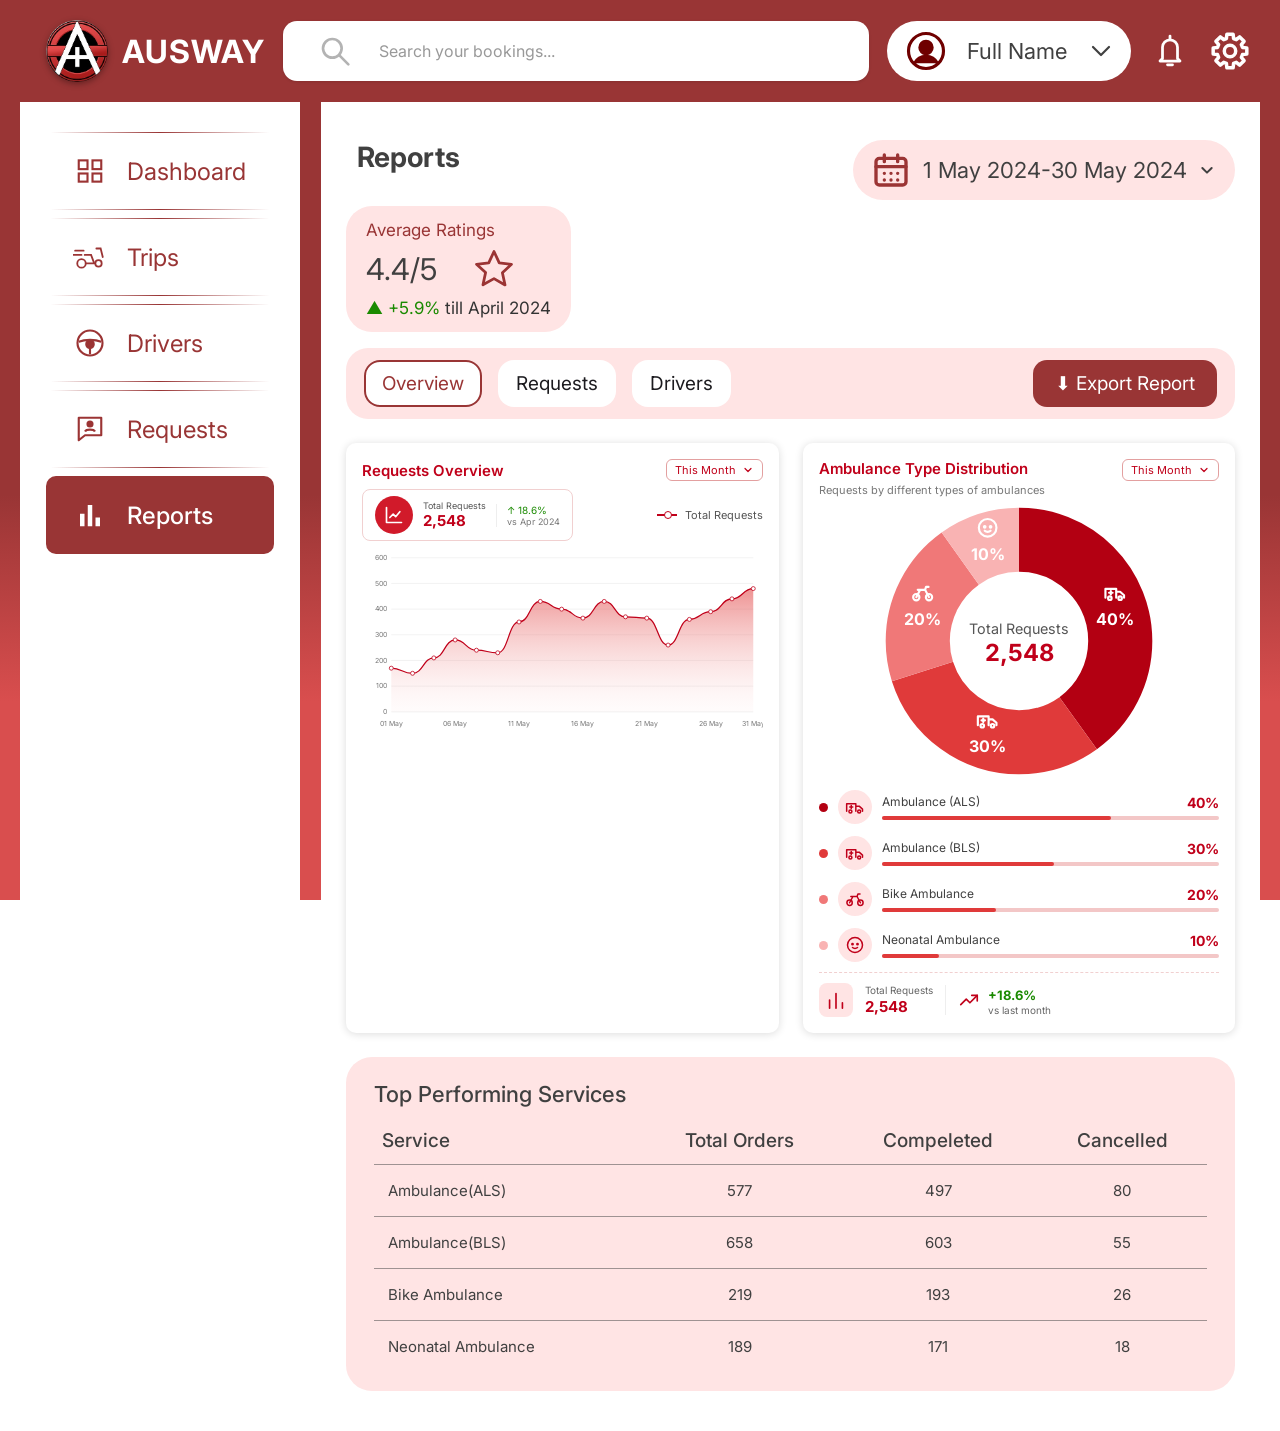
<file: reports.html>
<!DOCTYPE html>
<html lang="en">
<head>
<meta charset="UTF-8">
<meta name="viewport" content="width=device-width, initial-scale=1">
<title>Ausway - Driver Management</title>
<link href="https://fonts.googleapis.com/css2?family=Inter:wght@400;500;600;700&family=Roboto:wght@400;500;700&display=swap" rel="stylesheet">
<link rel="stylesheet" href="css/reports.css">
</head>
<body>

<header class="top">
 <div class="logo"><img src="[data-uri]" alt="Ausway logo">AUSWAY</div>
 <div class="s-top"><svg width="30" height="30" viewBox="0 0 24 24" fill="none" stroke="#999" stroke-width="2" stroke-linecap="round"><circle cx="10" cy="10" r="7"/><path d="M15.5 15.5L22 22"/></svg><input placeholder="Search your bookings..."></div>
 <div class="pill"><svg width="42" height="42" viewBox="0 0 24 24" fill="none" stroke="#8b0000" stroke-width="1.8"><circle cx="12" cy="12" r="10"/><circle cx="12" cy="10" r="3.5" fill="#8b0000"/><path d="M5.5 19c1.5-3 4-4 6.5-4s5 1 6.5 4" fill="#8b0000"/></svg><span>Full Name</span><svg width="24" height="24" viewBox="0 0 24 24" fill="none" stroke="#222" stroke-width="2.2" stroke-linecap="round" stroke-linejoin="round"><path d="M4 8l8 8 8-8"/></svg></div>
 <div class="ic">
  <svg width="30" height="36" viewBox="0 0 24 28" fill="none" stroke="#fff" stroke-width="2" stroke-linecap="round" stroke-linejoin="round"><path d="M6 20V11a6 6 0 0112 0v9l2 2H4z"/><path d="M10 25h4"/><path d="M12 2v3"/></svg>
  <svg width="38" height="38" viewBox="0 0 24 24" fill="none" stroke="#fff" stroke-width="1.8" stroke-linejoin="round"><path d="M9.74,4.12 L10.03,1.38 L13.97,1.38 L14.26,4.12 L15.98,4.83 L18.12,3.10 L20.90,5.88 L19.17,8.02 L19.88,9.74 L22.62,10.03 L22.62,13.97 L19.88,14.26 L19.17,15.98 L20.90,18.12 L18.12,20.90 L15.98,19.17 L14.26,19.88 L13.97,22.62 L10.03,22.62 L9.74,19.88 L8.02,19.17 L5.88,20.90 L3.10,18.12 L4.83,15.98 L4.12,14.26 L1.38,13.97 L1.38,10.03 L4.12,9.74 L4.83,8.02 L3.10,5.88 L5.88,3.10 L8.02,4.83Z"/><circle cx="12" cy="12" r="3.6"/></svg>
 </div>
</header>

<div class="wrap">
 <aside class="side">
  <a class="nav"><svg viewBox="0 0 24 24" fill="none" stroke="#9b3434" stroke-width="2.4"><rect x="3" y="3.5" width="7" height="7"/><rect x="14" y="3.5" width="7" height="7"/><rect x="3" y="14" width="7" height="6.5"/><rect x="14" y="14" width="7" height="6.5"/></svg>Dashboard</a>
  <a class="nav"><svg viewBox="0 0 32 28" fill="none" stroke="#9b3434" stroke-linecap="round"><circle cx="8" cy="20" r="4"/><circle cx="24" cy="20" r="3"/><path d="M2 8h8M0 12h8M12 20h8l-3-8h-6M22 6h4l2 8"/></svg>Trips</a>
  <a class="nav on"><svg viewBox="0 0 24 24" fill="none" stroke="#9b3434"><circle cx="12" cy="12" r="10"/><circle cx="12" cy="13" r="3" fill="#9b3434"/><path d="M3 11c5-2 13-2 18 0M12 16v5"/></svg>Drivers</a>
  <a class="nav"><svg viewBox="0 0 24 24" fill="none" stroke="#9b3434" stroke-linejoin="round"><path d="M3 3h18v14H8l-5 4z"/><circle cx="12" cy="8" r="2" fill="#9b3434"/><path d="M8 14c1-2 7-2 8 0"/></svg>Requests</a>
  <a class="nav"><svg class="fl" viewBox="0 0 24 24" fill="#9b3434" stroke="none"><rect x="4" y="11" width="3.6" height="10"/><rect x="10.2" y="4" width="3.6" height="17"/><rect x="16.4" y="14" width="3.6" height="7"/></svg>Reports</a>
 </aside>

 <main class="main">
<section class="pg" id="p-drivers">
  <h1>Driver Management</h1>

  <div class="bar">
   <div class="f-s"><svg width="30" height="30" viewBox="0 0 24 24" fill="none" stroke="#999" stroke-width="2" stroke-linecap="round"><circle cx="10" cy="10" r="7"/><path d="M15.5 15.5L22 22"/></svg><input id="q" placeholder="Search by name,email or phon..." autocomplete="off"></div>
   <div class="sel"><select id="rt"><option>All Ratings</option><option>5 Stars</option><option>4+ Stars</option><option>3+ Stars</option></select><svg width="16" height="16" viewBox="0 0 24 24" fill="none" stroke="#333" stroke-width="3" stroke-linecap="round" stroke-linejoin="round"><path d="M5 9l7 7 7-7"/></svg></div>
   <div class="sel"><select id="st"><option>All Status</option><option>Active</option><option>Inactive</option></select><svg width="16" height="16" viewBox="0 0 24 24" fill="none" stroke="#333" stroke-width="3" stroke-linecap="round" stroke-linejoin="round"><path d="M5 9l7 7 7-7"/></svg></div>
  </div>

  <div class="tbox">
   <table>
    <thead><tr><th>Driver</th><th>Driver ID</th><th>Contact</th><th>Ratings</th><th>App Status</th><th>Status</th><th class="c-ar">Actions</th></tr></thead>
    <tbody id="tb"></tbody>
   </table>
   <div class="empty" id="empty">No drivers found</div>
  </div>

  <div class="pager"><span>&lt;</span><span>1</span><span>2</span><span>3</span><span>....</span><span>999</span><span>&gt;</span></div>
 </section>
</main>
</div>

<div id="notifApp">

<header class="header">
  <a class="brand" href="#dashboard">
    <img src="[data-uri]" width="74" height="74" alt="Ausway logo">
    <span>AUSWAY</span>
  </a>

  <div class="s-top"><svg width="30" height="30" viewBox="0 0 24 24" fill="none" stroke="#999" stroke-width="2" stroke-linecap="round"><circle cx="10" cy="10" r="7"/><path d="M15.5 15.5L22 22"/></svg><input placeholder="Search your bookings..."></div>

  <div class="header-right">
    <button class="user-pill" aria-label="Account menu">
      <svg width="42" height="42" viewBox="0 0 42 42" fill="none" stroke="#8b1a1a" stroke-width="3">
        <circle cx="21" cy="21" r="18"/>
        <circle cx="21" cy="17" r="6" fill="#8b1a1a" stroke="none"/>
        <path d="M9 32c3-5 7-7 12-7s9 2 12 7" stroke-linecap="round"/>
      </svg>
      <span class="name">Full Name</span>
      <svg width="22" height="14" viewBox="0 0 22 14" fill="none" stroke="#222" stroke-width="2.5" stroke-linecap="round" stroke-linejoin="round"><path d="M3 3l8 8 8-8"/></svg>
    </button>
    <button class="settings" aria-label="Settings">
      <svg width="38" height="38" viewBox="0 0 24 24" fill="none" stroke="#fff" stroke-width="1.7" stroke-linejoin="round">
        <path d="M19.4 13a7.6 7.6 0 0 0 0-2l2-1.6-2-3.4-2.4 1a7.5 7.5 0 0 0-1.7-1L15 3.4h-4l-.4 2.6a7.5 7.5 0 0 0-1.7 1l-2.4-1-2 3.4 2 1.6a7.6 7.6 0 0 0 0 2l-2 1.6 2 3.4 2.4-1a7.5 7.5 0 0 0 1.7 1l.4 2.6h4l.4-2.6a7.5 7.5 0 0 0 1.7-1l2.4 1 2-3.4z" transform="translate(-.6 0)"/>
        <circle cx="12" cy="12" r="3"/>
      </svg>
    </button>
  </div>
</header>

<main class="page">
  <div class="page-inner">
    <div class="top-row">
      <div class="title">
        <button class="back" id="nBack" aria-label="Go back">
          <svg width="22" height="28" viewBox="0 0 22 28" fill="none" stroke="#333" stroke-width="3" stroke-linecap="round" stroke-linejoin="round"><path d="M16 4L6 14l10 10"/></svg>
        </button>
        <h1>Notifications</h1>
      </div>

      <div class="search-wrap">
        <label class="search">
          <svg width="30" height="30" viewBox="0 0 30 30" fill="none" stroke="#9a9a9a" stroke-width="2.5" stroke-linecap="round"><circle cx="12" cy="12" r="9"/><path d="M19 19l8 8"/></svg>
          <input id="nq" type="search" placeholder="Search notifications" aria-label="Search notifications">
        </label>
      </div>
    </div>

    <section class="list-area">
      <div class="ntabs" role="tablist">
        <button class="ntab active" data-filter="all" role="tab">All</button>
        <button class="ntab" data-filter="unread" role="tab">Unread</button>
        <button class="ntab" data-filter="important" role="tab">Important</button>
      </div>

      <div class="npanel" id="npanel">
        <article class="item" data-unread="1" data-important="0">
          <div class="ico">
            <svg width="32" height="24" viewBox="0 0 32 24" fill="var(--icon)">
              <circle cx="16" cy="6" r="4"/><path d="M8.5 19c0-4 3-6.5 7.5-6.5s7.5 2.5 7.5 6.5v1h-15z"/>
              <circle cx="5" cy="9" r="3"/><path d="M0 19c0-3 2-5 5-5 .8 0 1.5.1 2.1.4-1.3 1.3-2.100 3-2.300 4.600H0z"/>
              <circle cx="27" cy="9" r="3"/><path d="M32 19c0-3-2-5-5-5-.8 0-1.500.1-2.100.4 1.300 1.300 2.100 3 2.300 4.600H32z"/>
            </svg>
          </div>
          <div class="body"><div class="t">New User Update</div><div class="d">A new user Arun is registered on the platform</div></div>
          <div class="time">43 mins ago</div>
          <button class="kebab" aria-label="More options"><i></i><i></i><i></i></button>
        </article>

        <article class="item" data-unread="1" data-important="1">
          <div class="ico">
            <svg width="30" height="28" viewBox="0 0 30 28" fill="none" stroke="var(--icon)" stroke-width="2" stroke-linecap="round" stroke-linejoin="round">
              <path d="M15 2v4M4 6l3 3M26 6l-3 3M1 17h3M26 17h3"/>
              <path d="M8 23c0-5 2-9 7-9s7 4 7 9z"/><path d="M4 26h22"/>
            </svg>
          </div>
          <div class="body"><div class="t">New Ambulance Request</div><div class="d">A new ambulance request REQ2578 has been rqeuested</div></div>
          <div class="time">3 hours ago</div>
          <button class="kebab" aria-label="More options"><i></i><i></i><i></i></button>
        </article>

        <article class="item" data-unread="0" data-important="0">
          <div class="ico">
            <svg width="28" height="28" viewBox="0 0 28 28" fill="none" stroke="var(--icon)" stroke-width="2.4" stroke-linejoin="round">
              <rect x="3" y="4" width="22" height="20" rx="3"/><rect x="14" y="11" width="11" height="8" rx="2"/><circle cx="18.500" cy="15" r="1" fill="var(--icon)" stroke="none"/>
            </svg>
          </div>
          <div class="body"><div class="t">System Maintenance</div><div class="d">System maintenance on 19 May 2026 from 2:00AM to 4:00AM</div></div>
          <div class="time">18 May 2026</div>
          <button class="kebab" aria-label="More options"><i></i><i></i><i></i></button>
        </article>

        <article class="item" data-unread="0" data-important="1">
          <div class="ico">
            <svg width="26" height="28" viewBox="0 0 26 28" fill="none" stroke="var(--icon)" stroke-width="2.2" stroke-linejoin="round" stroke-linecap="round">
              <path d="M13 2l10 4v8c0 6-4.500 10-10 12C7.500 24 3 20 3 14V6z"/><circle cx="13" cy="14" r="4" stroke-dasharray="2 2"/>
            </svg>
          </div>
          <div class="body"><div class="t">Driver Verification Pending</div><div class="d">Driver Saravanan sent documents for verification</div></div>
          <div class="time">23 May 2026</div>
          <button class="kebab" aria-label="More options"><i></i><i></i><i></i></button>
        </article>

        <article class="item" data-unread="0" data-important="0">
          <div class="ico">
            <svg width="28" height="28" viewBox="0 0 28 28" fill="none" stroke="var(--icon)" stroke-width="2.4" stroke-linejoin="round">
              <rect x="3" y="4" width="22" height="20" rx="3"/><rect x="14" y="11" width="11" height="8" rx="2"/><circle cx="18.500" cy="15" r="1" fill="var(--icon)" stroke="none"/>
            </svg>
          </div>
          <div class="body"><div class="t">Payment Received</div><div class="d">Payment received for the request REQ2578</div></div>
          <div class="time">30 May 2026</div>
          <button class="kebab" aria-label="More options"><i></i><i></i><i></i></button>
        </article>

        <p class="nempty" id="nempty">No notifications found.</p>
      </div>
    </section>
  </div>

  <nav class="pagination" aria-label="Pagination">
    <a href="#" class="arrow">&lt;</a>
    <a href="#">1</a>
    <a href="#">2</a>
    <a href="#">3</a>
    <span>....</span>
    <a href="#">999</a>
    <a href="#" class="arrow">&gt;</a>
  </nav>
</main>
</div>

<div class="menu" id="menu"></div>
<div class="dm" id="modal"><div class="dc"><div class="dp">
 <div class="dh"><h3>Driver Details</h3><svg id="dClose" width="26" height="26" viewBox="0 0 24 24" fill="none" stroke="#a31515" stroke-width="2" stroke-linecap="round"><circle cx="12" cy="12" r="10"/><path d="M8 8l8 8M16 8l-8 8"/></svg></div>
 <div class="gr">
  <div><small>Driver Name:</small><em id="dName"></em></div><div><small>Driver ID:</small><em id="dId"></em></div>
  <div><small>Email ID:</small><em id="dEmail"></em></div><div><small>Phone:</small><em id="dPhone"></em></div>
  <div><small>Status:</small><em id="dStatus"></em></div><div><small>Join Date:</small><em id="dJoin"></em></div>
  <div><small>Total Rides:</small><em id="dRides"></em></div><div><small>Gender:</small><em id="dGender"></em></div>
  <div class="w"><small>Address:</small><em id="dAddr"></em></div>
 </div>
 <div class="docs"><h4>Documents:</h4>
  <div class="doc"><svg width="24" height="24" viewBox="0 0 24 24" fill="none" stroke="#9b3434" stroke-width="1.8" stroke-linejoin="round"><rect x="2" y="5" width="20" height="16" rx="2"/><path d="M9 5V2h6v3"/><circle cx="8" cy="12" r="2"/><path d="M5 18c0-2 1.5-3 3-3s3 1 3 3M14 11h5M14 15h5"/></svg><span>ID Proof</span><u>Verified</u><a data-doc="ID Proof">View</a></div>
  <div class="doc"><svg width="24" height="24" viewBox="0 0 24 24" fill="none" stroke="#9b3434" stroke-width="1.8" stroke-linejoin="round"><path d="M5 2h10l4 4v9M5 2v20h8"/><path d="M8 8h6M8 12h6M8 16h3"/><circle cx="18" cy="19" r="3.5" fill="#9b3434"/></svg><span>Address Proof</span><u>Verified</u><a data-doc="Address Proof">View</a></div>
  <div class="doc"><svg width="24" height="24" viewBox="0 0 24 24" fill="none" stroke="#9b3434" stroke-width="1.8" stroke-linejoin="round"><rect x="2" y="4" width="20" height="16" rx="2"/><circle cx="8" cy="11" r="2.2"/><path d="M4.5 17c.5-2 2-3 3.5-3s3 1 3.5 3M14 10h5M14 14h4"/></svg><span>Drivers Licence</span><u>Verified</u><a data-doc="Drivers Licence">View</a></div>
 </div>
</div></div></div>


<script src="js/app.js"></script>
<script>if(!location.hash) location.hash="reports";</script>
</body>
</html>
</file>
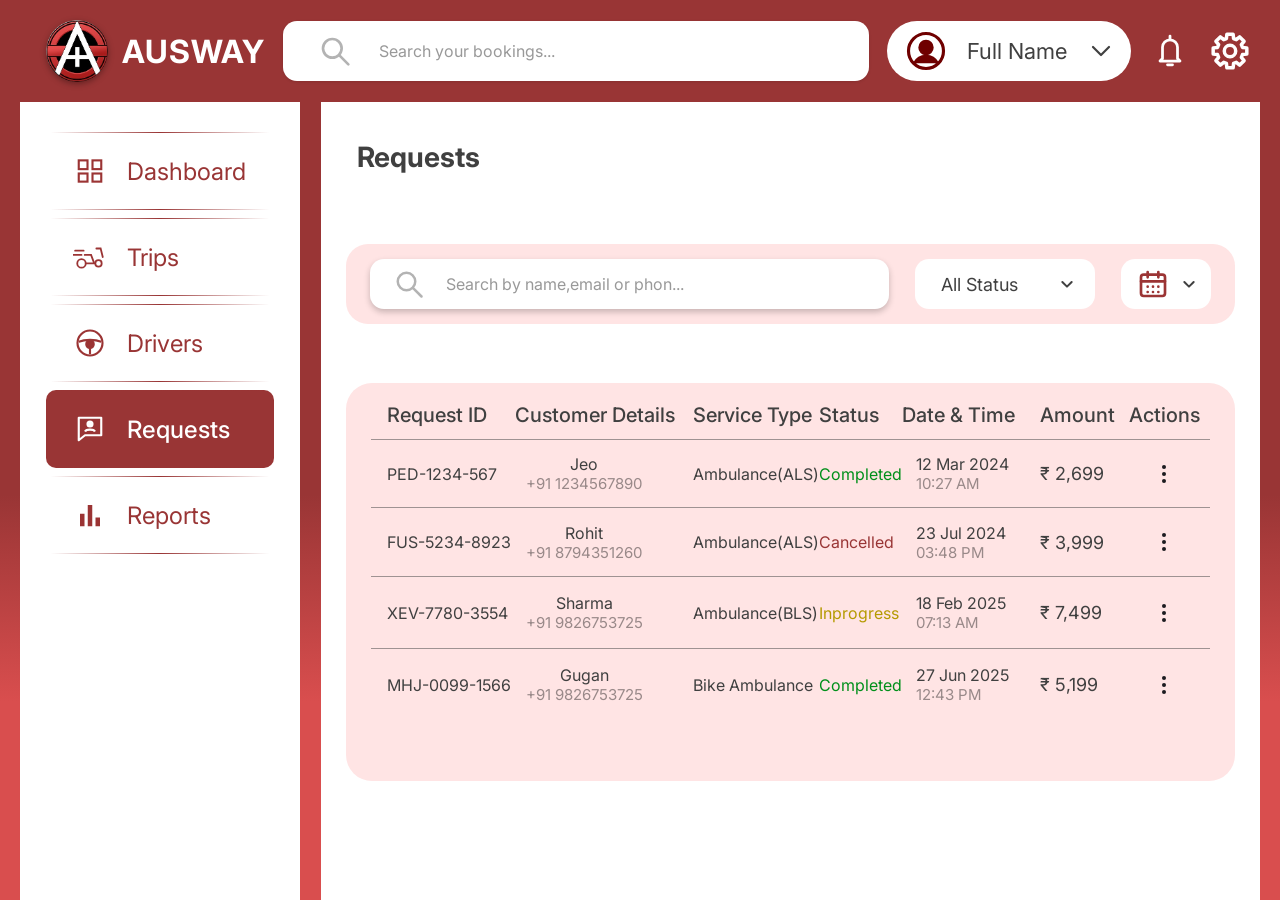
<file: requests.html>
<!DOCTYPE html>
<html lang="en">
<head>
<meta charset="UTF-8">
<meta name="viewport" content="width=device-width, initial-scale=1">
<title>Ausway - Driver Management</title>
<link href="https://fonts.googleapis.com/css2?family=Inter:wght@400;500;600;700&family=Roboto:wght@400;500;700&display=swap" rel="stylesheet">
<link rel="stylesheet" href="css/requests.css">
</head>
<body>

<header class="top">
 <div class="logo"><img src="[data-uri]" alt="Ausway logo">AUSWAY</div>
 <div class="s-top"><svg width="30" height="30" viewBox="0 0 24 24" fill="none" stroke="#999" stroke-width="2" stroke-linecap="round"><circle cx="10" cy="10" r="7"/><path d="M15.5 15.5L22 22"/></svg><input placeholder="Search your bookings..."></div>
 <div class="pill"><svg width="42" height="42" viewBox="0 0 24 24" fill="none" stroke="#8b0000" stroke-width="1.8"><circle cx="12" cy="12" r="10"/><circle cx="12" cy="10" r="3.5" fill="#8b0000"/><path d="M5.5 19c1.5-3 4-4 6.5-4s5 1 6.5 4" fill="#8b0000"/></svg><span>Full Name</span><svg width="24" height="24" viewBox="0 0 24 24" fill="none" stroke="#222" stroke-width="2.2" stroke-linecap="round" stroke-linejoin="round"><path d="M4 8l8 8 8-8"/></svg></div>
 <div class="ic">
  <svg width="30" height="36" viewBox="0 0 24 28" fill="none" stroke="#fff" stroke-width="2" stroke-linecap="round" stroke-linejoin="round"><path d="M6 20V11a6 6 0 0112 0v9l2 2H4z"/><path d="M10 25h4"/><path d="M12 2v3"/></svg>
  <svg width="38" height="38" viewBox="0 0 24 24" fill="none" stroke="#fff" stroke-width="1.8" stroke-linejoin="round"><path d="M9.74,4.12 L10.03,1.38 L13.97,1.38 L14.26,4.12 L15.98,4.83 L18.12,3.10 L20.90,5.88 L19.17,8.02 L19.88,9.74 L22.62,10.03 L22.62,13.97 L19.88,14.26 L19.17,15.98 L20.90,18.12 L18.12,20.90 L15.98,19.17 L14.26,19.88 L13.97,22.62 L10.03,22.62 L9.74,19.88 L8.02,19.17 L5.88,20.90 L3.10,18.12 L4.83,15.98 L4.12,14.26 L1.38,13.97 L1.38,10.03 L4.12,9.74 L4.83,8.02 L3.10,5.88 L5.88,3.10 L8.02,4.83Z"/><circle cx="12" cy="12" r="3.6"/></svg>
 </div>
</header>

<div class="wrap">
 <aside class="side">
  <a class="nav"><svg viewBox="0 0 24 24" fill="none" stroke="#9b3434" stroke-width="2.4"><rect x="3" y="3.5" width="7" height="7"/><rect x="14" y="3.5" width="7" height="7"/><rect x="3" y="14" width="7" height="6.5"/><rect x="14" y="14" width="7" height="6.5"/></svg>Dashboard</a>
  <a class="nav"><svg viewBox="0 0 32 28" fill="none" stroke="#9b3434" stroke-linecap="round"><circle cx="8" cy="20" r="4"/><circle cx="24" cy="20" r="3"/><path d="M2 8h8M0 12h8M12 20h8l-3-8h-6M22 6h4l2 8"/></svg>Trips</a>
  <a class="nav on"><svg viewBox="0 0 24 24" fill="none" stroke="#9b3434"><circle cx="12" cy="12" r="10"/><circle cx="12" cy="13" r="3" fill="#9b3434"/><path d="M3 11c5-2 13-2 18 0M12 16v5"/></svg>Drivers</a>
  <a class="nav"><svg viewBox="0 0 24 24" fill="none" stroke="#9b3434" stroke-linejoin="round"><path d="M3 3h18v14H8l-5 4z"/><circle cx="12" cy="8" r="2" fill="#9b3434"/><path d="M8 14c1-2 7-2 8 0"/></svg>Requests</a>
  <a class="nav"><svg class="fl" viewBox="0 0 24 24" fill="#9b3434" stroke="none"><rect x="4" y="11" width="3.6" height="10"/><rect x="10.2" y="4" width="3.6" height="17"/><rect x="16.4" y="14" width="3.6" height="7"/></svg>Reports</a>
 </aside>

 <main class="main">
<section class="pg" id="p-drivers">
  <h1>Driver Management</h1>

  <div class="bar">
   <div class="f-s"><svg width="30" height="30" viewBox="0 0 24 24" fill="none" stroke="#999" stroke-width="2" stroke-linecap="round"><circle cx="10" cy="10" r="7"/><path d="M15.5 15.5L22 22"/></svg><input id="q" placeholder="Search by name,email or phon..." autocomplete="off"></div>
   <div class="sel"><select id="rt"><option>All Ratings</option><option>5 Stars</option><option>4+ Stars</option><option>3+ Stars</option></select><svg width="16" height="16" viewBox="0 0 24 24" fill="none" stroke="#333" stroke-width="3" stroke-linecap="round" stroke-linejoin="round"><path d="M5 9l7 7 7-7"/></svg></div>
   <div class="sel"><select id="st"><option>All Status</option><option>Active</option><option>Inactive</option></select><svg width="16" height="16" viewBox="0 0 24 24" fill="none" stroke="#333" stroke-width="3" stroke-linecap="round" stroke-linejoin="round"><path d="M5 9l7 7 7-7"/></svg></div>
  </div>

  <div class="tbox">
   <table>
    <thead><tr><th>Driver</th><th>Driver ID</th><th>Contact</th><th>Ratings</th><th>App Status</th><th>Status</th><th class="c-ar">Actions</th></tr></thead>
    <tbody id="tb"></tbody>
   </table>
   <div class="empty" id="empty">No drivers found</div>
  </div>

  <div class="pager"><span>&lt;</span><span>1</span><span>2</span><span>3</span><span>....</span><span>999</span><span>&gt;</span></div>
 </section>
</main>
</div>

<div id="notifApp">

<header class="header">
  <a class="brand" href="#dashboard">
    <img src="[data-uri]" width="74" height="74" alt="Ausway logo">
    <span>AUSWAY</span>
  </a>

  <div class="s-top"><svg width="30" height="30" viewBox="0 0 24 24" fill="none" stroke="#999" stroke-width="2" stroke-linecap="round"><circle cx="10" cy="10" r="7"/><path d="M15.5 15.5L22 22"/></svg><input placeholder="Search your bookings..."></div>

  <div class="header-right">
    <button class="user-pill" aria-label="Account menu">
      <svg width="42" height="42" viewBox="0 0 42 42" fill="none" stroke="#8b1a1a" stroke-width="3">
        <circle cx="21" cy="21" r="18"/>
        <circle cx="21" cy="17" r="6" fill="#8b1a1a" stroke="none"/>
        <path d="M9 32c3-5 7-7 12-7s9 2 12 7" stroke-linecap="round"/>
      </svg>
      <span class="name">Full Name</span>
      <svg width="22" height="14" viewBox="0 0 22 14" fill="none" stroke="#222" stroke-width="2.5" stroke-linecap="round" stroke-linejoin="round"><path d="M3 3l8 8 8-8"/></svg>
    </button>
    <button class="settings" aria-label="Settings">
      <svg width="38" height="38" viewBox="0 0 24 24" fill="none" stroke="#fff" stroke-width="1.7" stroke-linejoin="round">
        <path d="M19.4 13a7.6 7.6 0 0 0 0-2l2-1.6-2-3.4-2.4 1a7.5 7.5 0 0 0-1.7-1L15 3.4h-4l-.4 2.6a7.5 7.5 0 0 0-1.7 1l-2.4-1-2 3.4 2 1.6a7.6 7.6 0 0 0 0 2l-2 1.6 2 3.4 2.4-1a7.5 7.5 0 0 0 1.7 1l.4 2.6h4l.4-2.6a7.5 7.5 0 0 0 1.7-1l2.4 1 2-3.4z" transform="translate(-.6 0)"/>
        <circle cx="12" cy="12" r="3"/>
      </svg>
    </button>
  </div>
</header>

<main class="page">
  <div class="page-inner">
    <div class="top-row">
      <div class="title">
        <button class="back" id="nBack" aria-label="Go back">
          <svg width="22" height="28" viewBox="0 0 22 28" fill="none" stroke="#333" stroke-width="3" stroke-linecap="round" stroke-linejoin="round"><path d="M16 4L6 14l10 10"/></svg>
        </button>
        <h1>Notifications</h1>
      </div>

      <div class="search-wrap">
        <label class="search">
          <svg width="30" height="30" viewBox="0 0 30 30" fill="none" stroke="#9a9a9a" stroke-width="2.5" stroke-linecap="round"><circle cx="12" cy="12" r="9"/><path d="M19 19l8 8"/></svg>
          <input id="nq" type="search" placeholder="Search notifications" aria-label="Search notifications">
        </label>
      </div>
    </div>

    <section class="list-area">
      <div class="ntabs" role="tablist">
        <button class="ntab active" data-filter="all" role="tab">All</button>
        <button class="ntab" data-filter="unread" role="tab">Unread</button>
        <button class="ntab" data-filter="important" role="tab">Important</button>
      </div>

      <div class="npanel" id="npanel">
        <article class="item" data-unread="1" data-important="0">
          <div class="ico">
            <svg width="32" height="24" viewBox="0 0 32 24" fill="var(--icon)">
              <circle cx="16" cy="6" r="4"/><path d="M8.5 19c0-4 3-6.5 7.5-6.5s7.5 2.5 7.5 6.5v1h-15z"/>
              <circle cx="5" cy="9" r="3"/><path d="M0 19c0-3 2-5 5-5 .8 0 1.5.1 2.1.4-1.3 1.3-2.100 3-2.300 4.600H0z"/>
              <circle cx="27" cy="9" r="3"/><path d="M32 19c0-3-2-5-5-5-.8 0-1.500.1-2.100.4 1.300 1.300 2.100 3 2.300 4.600H32z"/>
            </svg>
          </div>
          <div class="body"><div class="t">New User Update</div><div class="d">A new user Arun is registered on the platform</div></div>
          <div class="time">43 mins ago</div>
          <button class="kebab" aria-label="More options"><i></i><i></i><i></i></button>
        </article>

        <article class="item" data-unread="1" data-important="1">
          <div class="ico">
            <svg width="30" height="28" viewBox="0 0 30 28" fill="none" stroke="var(--icon)" stroke-width="2" stroke-linecap="round" stroke-linejoin="round">
              <path d="M15 2v4M4 6l3 3M26 6l-3 3M1 17h3M26 17h3"/>
              <path d="M8 23c0-5 2-9 7-9s7 4 7 9z"/><path d="M4 26h22"/>
            </svg>
          </div>
          <div class="body"><div class="t">New Ambulance Request</div><div class="d">A new ambulance request REQ2578 has been rqeuested</div></div>
          <div class="time">3 hours ago</div>
          <button class="kebab" aria-label="More options"><i></i><i></i><i></i></button>
        </article>

        <article class="item" data-unread="0" data-important="0">
          <div class="ico">
            <svg width="28" height="28" viewBox="0 0 28 28" fill="none" stroke="var(--icon)" stroke-width="2.4" stroke-linejoin="round">
              <rect x="3" y="4" width="22" height="20" rx="3"/><rect x="14" y="11" width="11" height="8" rx="2"/><circle cx="18.500" cy="15" r="1" fill="var(--icon)" stroke="none"/>
            </svg>
          </div>
          <div class="body"><div class="t">System Maintenance</div><div class="d">System maintenance on 19 May 2026 from 2:00AM to 4:00AM</div></div>
          <div class="time">18 May 2026</div>
          <button class="kebab" aria-label="More options"><i></i><i></i><i></i></button>
        </article>

        <article class="item" data-unread="0" data-important="1">
          <div class="ico">
            <svg width="26" height="28" viewBox="0 0 26 28" fill="none" stroke="var(--icon)" stroke-width="2.2" stroke-linejoin="round" stroke-linecap="round">
              <path d="M13 2l10 4v8c0 6-4.500 10-10 12C7.500 24 3 20 3 14V6z"/><circle cx="13" cy="14" r="4" stroke-dasharray="2 2"/>
            </svg>
          </div>
          <div class="body"><div class="t">Driver Verification Pending</div><div class="d">Driver Saravanan sent documents for verification</div></div>
          <div class="time">23 May 2026</div>
          <button class="kebab" aria-label="More options"><i></i><i></i><i></i></button>
        </article>

        <article class="item" data-unread="0" data-important="0">
          <div class="ico">
            <svg width="28" height="28" viewBox="0 0 28 28" fill="none" stroke="var(--icon)" stroke-width="2.4" stroke-linejoin="round">
              <rect x="3" y="4" width="22" height="20" rx="3"/><rect x="14" y="11" width="11" height="8" rx="2"/><circle cx="18.500" cy="15" r="1" fill="var(--icon)" stroke="none"/>
            </svg>
          </div>
          <div class="body"><div class="t">Payment Received</div><div class="d">Payment received for the request REQ2578</div></div>
          <div class="time">30 May 2026</div>
          <button class="kebab" aria-label="More options"><i></i><i></i><i></i></button>
        </article>

        <p class="nempty" id="nempty">No notifications found.</p>
      </div>
    </section>
  </div>

  <nav class="pagination" aria-label="Pagination">
    <a href="#" class="arrow">&lt;</a>
    <a href="#">1</a>
    <a href="#">2</a>
    <a href="#">3</a>
    <span>....</span>
    <a href="#">999</a>
    <a href="#" class="arrow">&gt;</a>
  </nav>
</main>
</div>

<div class="menu" id="menu"></div>
<div class="dm" id="modal"><div class="dc"><div class="dp">
 <div class="dh"><h3>Driver Details</h3><svg id="dClose" width="26" height="26" viewBox="0 0 24 24" fill="none" stroke="#a31515" stroke-width="2" stroke-linecap="round"><circle cx="12" cy="12" r="10"/><path d="M8 8l8 8M16 8l-8 8"/></svg></div>
 <div class="gr">
  <div><small>Driver Name:</small><em id="dName"></em></div><div><small>Driver ID:</small><em id="dId"></em></div>
  <div><small>Email ID:</small><em id="dEmail"></em></div><div><small>Phone:</small><em id="dPhone"></em></div>
  <div><small>Status:</small><em id="dStatus"></em></div><div><small>Join Date:</small><em id="dJoin"></em></div>
  <div><small>Total Rides:</small><em id="dRides"></em></div><div><small>Gender:</small><em id="dGender"></em></div>
  <div class="w"><small>Address:</small><em id="dAddr"></em></div>
 </div>
 <div class="docs"><h4>Documents:</h4>
  <div class="doc"><svg width="24" height="24" viewBox="0 0 24 24" fill="none" stroke="#9b3434" stroke-width="1.8" stroke-linejoin="round"><rect x="2" y="5" width="20" height="16" rx="2"/><path d="M9 5V2h6v3"/><circle cx="8" cy="12" r="2"/><path d="M5 18c0-2 1.5-3 3-3s3 1 3 3M14 11h5M14 15h5"/></svg><span>ID Proof</span><u>Verified</u><a data-doc="ID Proof">View</a></div>
  <div class="doc"><svg width="24" height="24" viewBox="0 0 24 24" fill="none" stroke="#9b3434" stroke-width="1.8" stroke-linejoin="round"><path d="M5 2h10l4 4v9M5 2v20h8"/><path d="M8 8h6M8 12h6M8 16h3"/><circle cx="18" cy="19" r="3.5" fill="#9b3434"/></svg><span>Address Proof</span><u>Verified</u><a data-doc="Address Proof">View</a></div>
  <div class="doc"><svg width="24" height="24" viewBox="0 0 24 24" fill="none" stroke="#9b3434" stroke-width="1.8" stroke-linejoin="round"><rect x="2" y="4" width="20" height="16" rx="2"/><circle cx="8" cy="11" r="2.2"/><path d="M4.5 17c.5-2 2-3 3.5-3s3 1 3.5 3M14 10h5M14 14h4"/></svg><span>Drivers Licence</span><u>Verified</u><a data-doc="Drivers Licence">View</a></div>
 </div>
</div></div></div>


<script src="js/app.js"></script>
<script>if(!location.hash) location.hash="requests";</script>
</body>
</html>
</file>
<file: css/index.css>
*{box-sizing:border-box;margin:0;padding:0}
:root{--red:#993535;--pink:#FFE4E4;--line:#9F9292}
html,body{min-height:100%}
body{font-family:'Inter',Arial,sans-serif;color:#404040;min-height:100vh;background:linear-gradient(180deg,var(--red) 0%,var(--red) 55%,#D94E4E 78%,#D94E4E 100%) fixed}
svg{display:block;flex:none}
button{font:inherit}

/* header */
.top{display:flex;align-items:center;gap:clamp(12px,2vw,30px);padding:20px clamp(12px,3.6vw,52px) 20px;min-height:100px}
.logo{display:flex;align-items:center;gap:14px;color:#fff;font-weight:700;font-size:32px;letter-spacing:1px}
.logo img{width:62px;height:62px;border-radius:50%;filter:drop-shadow(0 2px 3px rgba(0,0,0,.35))}
.s-top{flex:0 1 446px;width:446px;max-width:446px;margin-left:auto;height:44px;background:#fff;border-radius:14px;display:flex;align-items:center;gap:18px;padding:0 22px;color:#888}
.s-top svg{width:24px;height:24px}
.s-top input{border:0;outline:0;font:inherit;font-size:13px;flex:1;min-width:0;background:none;color:#404040}
.pill{height:60px;width:250px;background:#fff;border-radius:30px;display:flex;align-items:center;gap:20px;padding:0 18px;font-size:22px;color:#1C1B1F}
.pill span{flex:1;white-space:nowrap}
.ic{display:flex;gap:26px;align-items:center;margin-right:4px}

/* layout */
.wrap{display:flex;gap:21px;padding:0 20px;min-height:calc(100vh - 100px);align-items:stretch}
.side{width:280px;flex:none;background:#fff;padding:30px 26px}
.nav{position:relative;display:flex;align-items:center;gap:20px;height:80px;margin-bottom:11px;padding-left:27px;color:var(--red);font-size:24px;text-decoration:none;cursor:pointer}
.nav svg{width:34px;height:30px;stroke-width:1.7}
.nav:before,.nav:after{content:"";position:absolute;left:0;right:0;height:1px}
.nav:before{top:0;background:linear-gradient(90deg,transparent,rgba(30,30,30,.85) 50%,transparent)}
.nav:nth-child(even):before{background:linear-gradient(90deg,transparent,rgba(150,150,150,.5) 50%,transparent)}
.nav:after{bottom:0;background:linear-gradient(90deg,transparent,rgba(155,52,52,.9) 50%,transparent)}
.nav{transition:background .2s,color .2s}
.nav.on{background:var(--red);color:#fff;border-radius:10px;height:80px;margin:0 -6px 11px;padding-left:33px;font-weight:500}
.nav.on:before,.nav.on:after{display:none}
.nav.on svg{stroke:#fff}
.nav.on svg [fill]:not([fill=none]){fill:#fff}
.nav.on svg.fl{fill:#fff}
.nav:not(.on):hover{background:rgba(155,52,52,.07);border-radius:10px}

.main{flex:1;min-width:0;background:#fff;padding:38px 25px 40px;display:flex;flex-direction:column}
h1{font-size:28px;color:#404040;padding-left:11px}
.crumb{font-size:20px;color:var(--red);padding:2px 0 0 16px}.crumb b{font-weight:400;color:#404040}
.bar{margin-top:44px;background:var(--pink);border-radius:20px;padding:15px 24px;display:flex;flex-wrap:wrap;gap:20px 26px;align-items:center}
.f-s{flex:1 1 280px;max-width:580px;height:50px;background:#fff;border-radius:14px;box-shadow:0 2px 4px rgba(0,0,0,.25);display:flex;align-items:center;gap:22px;padding:0 24px}
.f-s input{border:0;outline:0;font:inherit;font-size:16px;flex:1;min-width:0;background:none;color:#404040}
.sel{position:relative;width:180px;height:50px;background:#fff;border-radius:14px}
.sel select{position:absolute;inset:0;width:100%;height:100%;border:0;border-radius:14px;background:none;appearance:none;-webkit-appearance:none;font:inherit;font-size:20px;color:#404040;padding:0 40px 0 26px;cursor:pointer;outline:0}
.sel svg{position:absolute;right:20px;top:17px;pointer-events:none}
.sel+.sel{margin-left:0}
.tbox{margin-top:59px;background:var(--pink);border-radius:20px;padding:20px 25px 60px;overflow-x:auto}
table{width:100%;min-width:760px;border-collapse:collapse}
th{font-weight:500;font-size:20px;text-align:left;padding:0 8px 12px;border-bottom:1px solid var(--line);white-space:nowrap}
td{padding:0 8px;height:68px;border-bottom:1px solid var(--line);font-size:16px;color:#404040;white-space:nowrap}
tr:last-child td{border-bottom:0}
tbody tr:hover{background:rgba(255,255,255,.35)}
td .d{display:flex;align-items:center;gap:10px}
.c-ar{text-align:center}
.b{color:#0a62f5}.o{color:#d4380d}.g{color:#1a8a00}.dg{color:#0b7a0b}.r{color:#993535}
.act{display:flex;gap:36px;align-items:center;justify-content:center}
.act svg{cursor:pointer}
.dots{display:flex;flex-direction:column;gap:3px;padding:8px 12px;margin:-8px -12px;cursor:pointer;background:none;border:0}
.dots i{width:4px;height:4px;border-radius:50%;background:#1C1B1F}
.empty{display:none;text-align:center;padding:30px;color:#777}
.pager{margin-top:auto;padding-top:60px;display:flex;justify-content:flex-end;gap:17px;font-size:23px;color:#404040;padding-right:20px}
.pager span{cursor:pointer}

/* menu + modal */
.menu{position:absolute;display:none;background:#fff;border-radius:12px;box-shadow:0 6px 20px rgba(0,0,0,.25);padding:6px;z-index:20;min-width:170px}
.menu button{display:block;width:100%;text-align:left;border:0;background:none;padding:10px 14px;font-size:16px;color:#404040;border-radius:8px;cursor:pointer}
.menu button:hover{background:var(--pink)}.menu .del{color:#993535}
.dm{position:fixed;inset:100px 0 0 0;background:rgba(255,255,255,.58);display:none;align-items:flex-start;justify-content:center;overflow:auto;padding:80px 12px 30px;z-index:30}
.dm.on{display:flex}
.dc{background:#fff;width:100%;max-width:480px;border-radius:4px;box-shadow:0 3px 6px rgba(0,0,0,.35);padding:17px 20px 26px}
.dp{background:var(--pink);border-radius:12px;padding:17px 14px 20px}
.dh{display:flex;justify-content:space-between;align-items:center;margin-bottom:12px}
.dh h3{font-size:20px;font-weight:500}.dh svg{cursor:pointer}
.gr{display:grid;grid-template-columns:1fr 1fr;gap:16px 12px}
.gr .w{grid-column:1/-1}
.gr h5{font-size:15px;font-weight:500;letter-spacing:.3px;color:#993535;align-self:center}
.gr h5[data-go]{cursor:pointer;width:max-content}.gr h5[data-go]:hover{text-decoration:underline}
.gr small{display:block;font-size:15px;color:#404040;margin-bottom:5px}
.gr em{font-style:normal;font-size:16px;color:#993535;word-break:break-word}
.gr em.b{color:#0a62f5}.gr em.o{color:#d4380d}.gr em.g{color:#1a8a00}.gr em.dg{color:#0b7a0b}.gr em.r{color:#993535}.gr em.pu{color:#8a2be2}.gr em.ye{color:#b8a000}.gr em.cn{color:#993535}
.docs h4{font-weight:400;font-size:15px;margin:22px 0 14px}
.doc{background:#fff;border-radius:8px;height:60px;margin-bottom:19px;display:flex;align-items:center;gap:14px;padding:0 24px}
.doc:last-child{margin-bottom:0}
.doc span{flex:1;font-size:16px}.doc u{text-decoration:none;color:#1a8a00;font-size:14px;margin-right:22px}.doc a{cursor:pointer;font-size:16px}

/* tablet */
@media(max-width:1100px){.side{width:230px;padding:30px 14px}.nav{font-size:21px;gap:14px;padding-left:14px}.pill{width:auto}}
/* mobile */
@media(max-width:820px){
 .top{flex-wrap:wrap}.logo{font-size:26px}.logo img{width:50px;height:50px}
 .s-top{order:5;flex:1 1 100%;max-width:none;margin:0;height:50px}
 .pill{margin-left:auto;height:50px;font-size:17px;width:auto}.pill span{display:none}
 .wrap{flex-direction:column;gap:14px;padding:0 12px 12px}
 .side{width:100%;display:flex;overflow-x:auto;padding:10px;gap:6px}
 .nav.on{height:56px;margin:0;padding-left:16px}.nav{margin:0;height:56px;font-size:18px;padding:0 16px;flex:none}.nav:before,.nav:after{display:none}.nav svg{width:24px}
 .main{padding:24px 14px}h1{font-size:24px;padding:0}.crumb{padding-left:0;font-size:16px}
 .bar{margin-top:24px;padding:14px}.f-s{flex-basis:100%;max-width:none}.sel{flex:1;min-width:130px}
 .tbox{margin-top:24px;padding:14px 14px 30px}.pager{padding:30px 0 0;justify-content:center;font-size:20px}
 .dm{padding-top:20px}
}
.pg{display:none;flex:1;flex-direction:column}.pg.on{display:flex}
.cards{display:grid;grid-template-columns:repeat(auto-fit,minmax(230px,1fr));gap:24px;margin-top:22px}
.stat{background:var(--pink);border-radius:20px;padding:20px 24px;display:flex;flex-direction:column;gap:12px;min-height:170px}
.stat .t{display:flex;justify-content:space-between;align-items:flex-start;color:var(--red);font-size:18px}
.stat b{font-weight:400;font-size:22px}.up{color:#1a8a00;font-size:17px;margin-top:auto}.up i{font-style:normal;color:#404040}
.charts{display:grid;grid-template-columns:repeat(auto-fit,minmax(320px,1fr));gap:24px;margin-top:24px}
.cc{background:#fff;border-radius:10px;box-shadow:0 1px 8px rgba(0,0,0,.14);padding:16px;min-width:0}
.cc h5{color:#c0001a;font-size:15px;font-weight:600}.cc small{color:#777;font-size:11px}
.cc .ch{display:flex;justify-content:space-between;gap:8px;margin-bottom:8px}.cc .pl{border:1px solid #e3a0a0;color:#c0001a;border-radius:6px;font-size:11px;padding:3px 8px;height:fit-content;white-space:nowrap}
.cc>svg,.cc .amb>svg{width:100%;height:auto}
.panel{background:var(--pink);border-radius:20px;padding:24px;margin-top:24px;overflow-x:auto}
.panel h2{font-weight:500;font-size:22px;margin-bottom:12px}.panel table{min-width:420px}
.panel th{text-align:center}.panel th:first-child,.panel td:first-child{text-align:left}.panel td{height:56px;text-align:center;color:#404040;font-size:17px}
.go{font-size:24px;color:#1C1B1F;text-align:right}
.ttl{display:flex;justify-content:space-between;align-items:flex-start;gap:12px;flex-wrap:wrap}
.dpill{background:var(--pink);border-radius:16px;padding:10px 16px;display:flex;gap:10px;align-items:center;font-size:18px;color:#404040}
.rate{background:var(--pink);border-radius:20px;padding:14px 20px;width:max-content;max-width:100%;margin-top:6px}
.rate .rr{display:flex;align-items:center;gap:36px;font-size:30px;color:#404040;margin:8px 0}
.tabs{background:var(--pink);border-radius:20px;padding:12px 18px;margin-top:16px;display:flex;flex-wrap:wrap;gap:16px;align-items:center}
.tabs button{border:0;background:#fff;border-radius:16px;padding:12px 18px;font-size:19px;color:#404040;cursor:pointer;display:flex;gap:10px;align-items:center}
.tabs button.on{background:var(--red);color:#fff}
.tabs .ex{margin-left:auto;background:var(--red);color:#fff;border-radius:12px;padding:12px 22px}
.dl{display:flex;flex-direction:column;gap:14px;font-size:11px}.dl div{display:flex;align-items:center;gap:8px}.dl .bar2{height:4px;border-radius:3px;background:#f3c7c7;margin-top:4px}.dl .bar2 i{display:block;height:100%;border-radius:3px;background:#e03a3a}
.pu{color:#8a2be2}.ye{color:#b8a000}.cn{color:#993535}
.tbox td.ct{text-align:center}.tbox td.ct small{display:block;color:#888;font-size:15px}
.bar .sel select{font-size:18px}
@media(max-width:820px){.tabs .ex{margin-left:0}.rate .rr{gap:20px}}

#p-trips table,#p-requests table{table-layout:fixed}
#p-trips td,#p-requests td{height:var(--h,68px)}
#p-trips th:first-child,#p-trips td:first-child,#p-requests th:first-child,#p-requests td:first-child{padding-left:16px}
#p-trips th,#p-trips td,#p-requests th,#p-requests td{overflow:hidden}
#p-requests th:nth-child(3),#p-requests td:nth-child(3){padding-left:40px}
#p-requests th:nth-child(n+4),#p-requests td:nth-child(n+4){padding-left:0}
#p-requests td:nth-child(5){padding-left:14px}
#p-requests .f-s{flex:1 1 300px;max-width:680px}
.cal select{color:transparent;padding:0}.cal select option{color:#404040}
.sel svg.cl{left:16px;right:auto;top:9px}.cal svg.cv{right:14px}
.chip{display:inline-flex;gap:10px;align-items:center;border:1px solid #f1d0d0;border-radius:8px;padding:6px 10px;margin-bottom:6px}
.chip .ci{background:#d11a2a;color:#fff;border-radius:50%;width:26px;height:26px;display:grid;place-items:center;font-size:12px}
.chip b{display:block;color:#c0001a;font-size:15px}.chip small{display:block;color:#555;font-size:9px}
.cp{border-left:1px solid #eee;padding-left:10px;font-size:10px;color:#1a8a00}.cp small{color:#777}
.ft{display:grid;grid-template-columns:repeat(4,1fr);gap:8px;background:#fff4f4;border-radius:8px;padding:8px;margin-top:6px;font-size:10px;color:#777}.ft b{display:block;color:#c0001a;font-size:14px}
.foot{border-top:1px dashed #f1d0d0;margin-top:8px;padding-top:8px;font-size:11px;color:#555}
.bt-w{margin-top:auto;padding-top:40px;display:flex;justify-content:flex-end;margin-right:-25px;margin-bottom:35px}
.bt{background:var(--red);color:#fff;border:0;border-radius:20px 0 0 20px;border-radius:20px;padding:13px 30px;font-size:20px;cursor:pointer}
.bt:hover{background:#6F0000}
.crumb a{color:inherit;text-decoration:none}
@media(max-width:820px){.bt-w{margin-right:0;margin-bottom:0;justify-content:center}}
.rp{display:none}.rp.on{display:block}
.tt th:nth-child(n+3):nth-child(-n+5),.tt td.mid{text-align:center}.tt td.mid{font-size:15px;line-height:1.25;white-space:normal}
.tt th:nth-child(n+6),.tt td:nth-child(n+6){padding-left:0}

/* edit profile drawer */
#pfBack{position:fixed;inset:0;z-index:99998;display:none;background:rgba(0,0,0,.1)}
#pfBack.on{display:block}
#pfDrawer{position:fixed;top:20px;right:15px;left:auto;bottom:auto;width:290px;max-width:calc(100% - 30px);max-height:calc(100vh - 40px);margin:0;overflow-y:auto;background:#FFE4E4;z-index:99999;padding:18px 12px 14px;border-radius:0 0 4px 4px;box-shadow:0 4px 14px rgba(0,0,0,.25);font-family:"Roboto",Arial,sans-serif;color:#404040;text-align:left;display:block;transform:translateY(-115%);opacity:0;visibility:hidden;transition:transform 1.1s ease,opacity 1.1s ease,visibility 0s linear 1.1s}
#pfDrawer.on{transform:none;opacity:1;visibility:visible;transition:transform 1.1s ease,opacity 1.1s ease,visibility 0s}
#pfDrawer,#pfDrawer *{box-sizing:border-box;letter-spacing:normal}
#pfDrawer .x{position:absolute;top:4px;right:8px;width:auto;height:auto;padding:0;background:none;border:0;box-shadow:none;font-size:20px;color:#993535;cursor:pointer;line-height:1;opacity:.6}
#pfDrawer h2{margin:0 0 8px;text-align:center;color:#993535;font-weight:500;font-size:23px;letter-spacing:.25em}
#pfDrawer .av{display:flex;flex-direction:column;align-items:center;gap:6px;margin-bottom:14px}
#pfDrawer .av svg{width:78px;height:78px}
#pfDrawer .av a{color:#6F0000;font-size:11px;cursor:pointer;text-decoration:none}
#pfDrawer form{margin:0;background:none;box-shadow:none;padding:0}
#pfDrawer .card{background:#fff;border-radius:10px;box-shadow:0 2px 6px rgba(0,0,0,.35);padding:8px 12px 10px}
#pfDrawer label{display:block;font-size:12.5px;color:#1C1B1F;margin:4px 0 3px;font-weight:400}
#pfDrawer input,#pfDrawer select{display:block;width:100%;height:28px;border:0;border-radius:8px;background-color:#FFE4E4;padding:0 10px;font:inherit;font-size:12px;color:#404040;outline:0;margin:0 0 5px;box-shadow:none}
#pfDrawer select{appearance:none;-webkit-appearance:none;background-image:url("data:image/svg+xml,%3Csvg xmlns='http://www.w3.org/2000/svg' width='12' height='12' viewBox='0 0 24 24' fill='none' stroke='%23000' stroke-width='3'%3E%3Cpath d='M5 9l7 7 7-7'/%3E%3C/svg%3E");background-repeat:no-repeat;background-position:right 10px center}
#pfDrawer input:focus,#pfDrawer select:focus{box-shadow:0 0 0 2px #993535}
#pfDrawer .sv{display:block;width:100%;height:34px;margin:16px 0 0;padding:0;border:0;border-radius:8px;background:#993535;color:#fff;font:inherit;font-size:14px;font-weight:700;cursor:pointer}
#pfDrawer .sv:hover{background:#6F0000}
.ic>svg:first-child{cursor:pointer;transition:transform .2s}.ic>svg:first-child:hover{transform:scale(1.12)}
body{animation:pgIn .6s ease both}body.leaving{opacity:0;transition:opacity .35s}@keyframes pgIn{from{opacity:0}to{opacity:1}}
#notifApp{--red-dark: #993535;
    --red-light: #D94E4E;
    --pink: #FFE4E4;
    --icon: #993535;
    --text: #404040;
    --muted: #998989;
    --line: #9F9292;}
#notifApp *{box-sizing: border-box; margin: 0; padding: 0;}
#notifApp{font-family: "Roboto", Arial, sans-serif;
    color: var(--text);
    background: linear-gradient(to bottom, var(--red-dark) 0%, var(--red-dark) 55%, var(--red-light) 78%, var(--red-light) 100%);
    background-attachment: fixed;
  ;min-height:100vh}
#notifApp .header{height: 101px;
    display: flex;
    align-items: center;
    justify-content: space-between;
    padding: 0 28px 0 52px;}
#notifApp .brand{display: flex; align-items: center; gap: 6px; text-decoration: none;}
#notifApp .brand span{color: #ffe3e3; font-size: 34px; font-weight: 700; letter-spacing: 1.5px;}
#notifApp .header-right{display: flex; align-items: center; gap: 66px;}
#notifApp .user-pill{display: flex; align-items: center; gap: 18px;
    background: #fff; border: 0; cursor: pointer;
    height: 60px; width: 250px; padding: 0 20px 0 18px;
    border-radius: 30px; font: 500 22px "Roboto", sans-serif; color: #404040;}
#notifApp .user-pill .name{flex: 1; text-align: left;}
#notifApp .settings{background: none; border: 0; cursor: pointer; display: flex;}
#notifApp .page{background: #fff;
    margin: 0 19px 0 21px;
    min-height: calc(100vh - 101px);
    padding: 28px 40px 40px;
    position: relative;}
#notifApp .page-inner{max-width: 1400px; margin: 0 auto;}
#notifApp .top-row{display: flex; flex-direction: column; align-items: stretch; gap: 0;}
#notifApp .title{display: flex; align-items: center; gap: 28px; padding-left: 0;}
#notifApp .title h1{font-size: 28px; font-weight: 700; color: #404040;}
#notifApp .back{background: none; border: 0; cursor: pointer; display: flex; padding: 4px;}
#notifApp .search-wrap{background: var(--pink);
    border-radius: 22px;
    padding: 14px 25px;
    width: 1050px; max-width: 100%; margin: 30px auto 0;
    box-shadow: 0 2px 6px rgba(0,0,0,.08);}
#notifApp .search{display: flex; align-items: center; gap: 24px;
    background: #fff; height: 52px; border-radius: 26px;
    padding: 0 30px;
    box-shadow: 0 3px 6px rgba(0,0,0,.18);}
#notifApp .search input{flex: 1; border: 0; outline: 0; background: transparent;
    font: 400 16px "Roboto", sans-serif; color: #404040;}
#notifApp .search input::placeholder{color: #8f8f8f;}
#notifApp .list-area{width: 1050px; max-width: 100%; margin: 56px auto 0;}
#notifApp .ntabs{display: flex; gap: 28px; padding-left: 38px;}
#notifApp .ntab{position: relative;
    width: 130px; height: 36px;
    background: none; border: 0; cursor: pointer;
    font: 400 20px "Roboto", sans-serif; color: #000;
    padding-bottom: 14px;}
#notifApp .ntab::after{content: ""; position: absolute; left: 0; right: 0; bottom: 0;
    height: 6px; background: var(--pink);
    border-radius: 8px 8px 0 0;
    transition: height .15s ease;}
#notifApp .ntab:hover::after,#notifApp .ntab.active::after{height: 12px;}
#notifApp .ntab.active{font-weight: 500;}
#notifApp .ntab:focus-visible{outline: 2px solid var(--red-dark); outline-offset: 2px;}
#notifApp .npanel{background: var(--pink);
    border-radius: 26px;
    padding: 0 24px;
    min-height: 400px;}
#notifApp .item{display: flex; align-items: center;
    padding: 0 0 0 14px;
    min-height: 68px;
    border-bottom: 1px solid var(--line);}
#notifApp .item:first-child{min-height: 77px;}
#notifApp .item:last-child{border-bottom: 0;}
#notifApp .item:nth-last-child(2){border-bottom: 0;}
#notifApp .item .ico{width: 30px; display: flex; justify-content: center; flex-shrink: 0;}
#notifApp .item .body{flex: 1; margin-left: 11px; padding: 10px 0;}
#notifApp .item .t{font-size: 16px; font-weight: 400; color: #2f2f2f; line-height: 1.45;}
#notifApp .item .d{font-size: 16px; color: var(--muted); line-height: 1.45;}
#notifApp .item .time{font-size: 16px; color: #3a3a3a; margin-right: 38px; white-space: nowrap;}
#notifApp .kebab{background: none; border: 0; cursor: pointer;
    width: 24px; height: 36px; margin-right: 8px;
    display: flex; flex-direction: column; align-items: center; justify-content: center; gap: 3px;}
#notifApp .kebab i{width: 4px; height: 4px; border-radius: 50%; background: #1C1B1F; display: block;}
#notifApp .item:first-child{padding-top: 18px;}
#notifApp .nempty{padding: 40px; text-align: center; color: var(--muted); display: none;}
#notifApp .pagination{position: absolute; right: 44px; bottom: 36px;
    display: flex; align-items: center; gap: 14px;
    font-size: 22px; color: #404040;}
#notifApp .pagination a{color: inherit; text-decoration: none;}
#notifApp .pagination a:hover{color: var(--red-dark);}
#notifApp .pagination .arrow{font-size: 22px;}
@media (max-width: 900px){#notifApp .header{padding: 0 16px;}
#notifApp .header-right{gap: 20px;}
#notifApp .user-pill{width: auto; font-size: 18px;}
#notifApp .page{margin: 0; padding: 20px 16px 90px;}
#notifApp .top-row{flex-direction: column; align-items: stretch; gap: 20px;}
#notifApp .search-wrap{width: 100%;}
#notifApp .list-area{margin-top: 40px;}
#notifApp .ntabs{padding-left: 8px; gap: 10px;}
#notifApp .ntab{width: 100px; font-size: 17px;}
#notifApp .item .time{margin-right: 8px; font-size: 14px;}
#notifApp .item .t,#notifApp .item .d{font-size: 14px;}}
#notifApp .title h1{padding-left:0}
#notifApp .ntabs{background:none;border-radius:0;padding:0 0 0 38px;margin-top:0;flex-wrap:nowrap}
#notifApp .ntab{border-radius:0;padding:0 0 14px;display:block}
#notifApp .npanel{margin-top:0;overflow:visible}
@media(max-width:900px){#notifApp .ntabs{padding-left:8px}}
#notifApp{display:none}body.nview #notifApp{display:block}body.nview .top,body.nview .wrap{display:none}

/* sidebar: card style with red fading lines (per reference) */
.nav{background:transparent;border-radius:10px;box-shadow:none}
/* top + bottom line on EVERY item (incl. active): thin maroon, fades out at both ends */
.nav:before,.nav:nth-child(even):before,.nav:after{
  display:block;left:0;right:0;height:2px;z-index:2;pointer-events:none;
  background:linear-gradient(90deg,rgba(155,52,52,0) 4%,rgba(155,52,52,.55) 50%,rgba(155,52,52,0) 96%)}
.nav:before{top:0}
.nav:after{bottom:0}
.nav.on:before,.nav.on:after{display:none}
.nav.on{background:var(--red);color:#fff;font-weight:500;border-radius:10px;box-shadow:none}
.nav.on svg{stroke:#fff}.nav.on svg [fill]:not([fill=none]){fill:#fff}.nav.on svg.fl{fill:#fff}
.nav:not(.on):hover{background:#FFF0F0}
@media(min-width:821px){.nav,.nav.on{height:78px;margin:0 0 8px}.nav.on{margin:0 -6px 8px}}
@media(min-width:1101px){.nav.on{padding-left:33px}}
@media(min-width:821px) and (max-width:1100px){.nav.on{padding-left:20px}}

/* ===== filters right-aligned ===== */
.bar{justify-content:flex-end}
.bar .f-s{margin-right:auto}
@media(max-width:820px){.bar .sel{flex:0 1 auto}}

/* ===== notification extras ===== */
#notifApp .user-pill,#notifApp .settings{cursor:pointer}
#notifApp .item[data-unread="1"] .t{font-weight:600}
#notifApp .item[data-unread="1"] .body{position:relative}
#notifApp .item[data-unread="1"] .body:before{content:"";position:absolute;left:-9px;top:50%;width:6px;height:6px;margin-top:-3px;border-radius:50%;background:var(--red-dark)}
.settings-btn,.ic>svg:nth-child(2){cursor:pointer;transition:transform .3s}
.ic>svg:nth-child(2):hover{transform:rotate(45deg)}

/* ===== settings page ===== */
.sgrid{display:grid;grid-template-columns:repeat(auto-fit,minmax(340px,1fr));gap:24px;margin-top:30px}
.scard{background:var(--pink);border-radius:20px;padding:22px 26px}
.scard h2{font-weight:500;font-size:22px;color:var(--red);margin-bottom:4px}
.scard>p{font-size:15px;color:#666;margin-bottom:16px}
.swatches{display:flex;flex-wrap:wrap;gap:14px}
.sw{width:46px;height:46px;border-radius:50%;border:3px solid #fff;box-shadow:0 2px 5px rgba(0,0,0,.3);cursor:pointer;position:relative}
.sw.on:after{content:"✓";position:absolute;inset:0;display:grid;place-items:center;color:#fff;font-size:20px}
.srow{display:flex;align-items:center;justify-content:space-between;gap:16px;background:#fff;border-radius:14px;padding:0 20px;min-height:56px;margin-bottom:12px;font-size:17px;color:#404040}
.srow:last-child{margin-bottom:0}
.srow .sel{width:190px;height:40px}.srow .sel select{font-size:16px}.srow .sel svg{top:12px}
.tg{position:relative;width:48px;height:26px;flex:none}
.tg input{position:absolute;inset:0;opacity:0;width:100%;height:100%;cursor:pointer;margin:0}
.tg span{position:absolute;inset:0;background:#ccc;border-radius:13px;transition:.2s;pointer-events:none}
.tg span:before{content:"";position:absolute;left:3px;top:3px;width:20px;height:20px;border-radius:50%;background:#fff;transition:.2s}
.tg input:checked+span{background:var(--red)}.tg input:checked+span:before{transform:translateX(22px)}
.sbtn-w{display:flex;justify-content:flex-end;gap:16px;margin-top:30px;flex-wrap:wrap}
.sbtn{border:0;border-radius:20px;padding:13px 30px;font-size:20px;cursor:pointer;background:var(--red);color:#fff}
.sbtn.alt{background:#fff;color:var(--red);border:1px solid var(--red)}
.sbtn:hover{opacity:.9}
.stoast{position:fixed;bottom:30px;left:50%;transform:translateX(-50%) translateY(20px);background:#404040;color:#fff;padding:12px 24px;border-radius:12px;opacity:0;pointer-events:none;transition:.3s;z-index:100000}
.stoast.on{opacity:1;transform:translateX(-50%)}
body.compact td{height:52px}
body.nview.sview-x{}

/* theme recolor */
[stroke="#993535"]{stroke:var(--red)}[fill="#993535"]{fill:var(--red)}
.nav.on svg{stroke:#fff!important}.nav.on svg [fill]:not([fill=none]){fill:#fff!important}
#pfDrawer .sv,#pfDrawer h2{background-color:var(--red)}#pfDrawer h2{background:none;color:var(--red)}

.nav:before,.nav:nth-child(even):before,.nav:after{background:linear-gradient(90deg,transparent 4%,color-mix(in srgb,var(--red) 55%,transparent) 50%,transparent 96%)}

/* round 2 */
.s-top{flex:1 1 auto;width:auto;max-width:none;margin:0 auto}
@media(max-width:820px){.s-top{flex:1 1 100%;margin:0}}
.nav svg.fl,.nav.on svg.fl{stroke:none!important}
.nav.on svg.fl,.nav.on svg.fl rect{fill:#fff!important}
.rt{display:flex;align-items:center;gap:6px;color:#404040}

/* recent orders table (dashboard) */
.panel.orders{padding:20px 22px 14px}
.panel.orders table{min-width:420px;table-layout:fixed}
.panel.orders th{text-align:center;border-bottom:0;font-weight:500;font-size:18px;padding:6px 8px 10px}
.panel.orders th:first-child,.panel.orders td:first-child{text-align:center}
.panel.orders th:last-child{width:60px}
.panel.orders td{height:42px;font-size:16px;text-align:center;border-bottom:1px solid #999}
.panel.orders tr:last-child td{border-bottom:0}
.panel.orders td:first-child{color:#404040}
.panel.orders .amt{display:flex;align-items:center;justify-content:center;gap:26px;color:#404040}
.panel.orders .rs{font-size:24px;line-height:1;color:#555}
.panel.orders .go{text-align:center;font-size:22px;font-weight:700}
.panel.orders .go a{color:#1C1B1F;text-decoration:none;display:inline-block;padding:6px 10px}
.panel.orders .go a:hover{color:var(--red)}

/* reports tables */
.panel.rep{padding:24px 28px 18px}
.panel.rep table{min-width:560px}
.panel.rep th{font-weight:500;font-size:19px;padding:10px 8px 12px;border-bottom:1px solid #9F9292}
.panel.rep td{height:52px;font-size:15px;border-bottom:1px solid #b08a8a;color:#404040}
.panel.rep tr:last-child td{border-bottom:0}
.panel.rep td.g{color:#1a8a00}.panel.rep td.cn{color:#993535}
.panel.rep td:first-child{padding-left:14px}
.panel.rep.dr th:first-child,.panel.rep.dr td:first-child{text-align:center;padding-left:8px}

/* chart cards (icons / legends) */
.cc .ct{display:flex;align-items:center;gap:12px}
.cc .hi{width:44px;height:44px;border-radius:12px;background:#FFE4E4;display:grid;place-items:center;flex:none}.cc .hi.sq{background:#d11a2a}
.cc .pl{display:flex;align-items:center;gap:6px}
.cc .crow{display:flex;justify-content:space-between;align-items:center;gap:10px;flex-wrap:wrap;margin-bottom:6px}.cc .crow .chip{margin-bottom:0}
.cc .lg{font-size:11px;color:#555;display:flex;align-items:center;margin-left:auto}
.lgl{display:inline-block;width:20px;height:2px;background:#c0001a;position:relative;margin-right:8px}
.lgl:after{content:"";position:absolute;left:7px;top:-3px;width:6px;height:6px;border-radius:50%;background:#fff;border:1.5px solid #c0001a}
.lgs{display:inline-block;width:10px;height:10px;background:#c0001a;margin-right:8px}
.chip .ci{width:38px;height:38px;border-radius:50%;font-size:0}.chip .ci.sq{border-radius:10px}
.chip{padding:6px 12px}
.ft{background:none;padding:0;gap:10px;margin-top:10px;grid-template-columns:repeat(auto-fit,minmax(120px,1fr))}
.ft>div{display:flex;align-items:center;gap:8px;background:#fff4f4;border-radius:10px;padding:8px 10px}
.fti{width:30px;height:30px;border-radius:50%;background:#FFE4E4;display:grid;place-items:center;flex:none}
.ftt{font-size:10px;color:#666}.ftt b{display:block;color:#c0001a;font-size:15px}
.amb{display:flex;flex-wrap:wrap;gap:14px;align-items:center}
.amb>svg{flex:1 1 200px}.al{flex:1 1 200px;display:flex;flex-direction:column;gap:12px}
.ar{display:flex;align-items:center;gap:10px}.ar .dot{width:9px;height:9px;border-radius:50%;flex:none}
.ar .ai{width:34px;height:34px;border-radius:50%;background:#FFE4E4;display:grid;place-items:center;flex:none}.ar .ai svg{width:20px;height:20px}
.an{flex:1;display:flex;flex-wrap:wrap;justify-content:space-between;font-size:12px;color:#404040}.an b{color:#c0001a;font-size:14px}
.an .bar2{flex-basis:100%;height:4px;border-radius:3px;background:#f3c7c7;margin-top:5px}.an .bar2 i{display:block;height:100%;border-radius:3px;background:#e03a3a}
.foot2{display:flex;align-items:center;gap:12px;border-top:1px dashed #f1d0d0;margin-top:10px;padding-top:10px;flex-wrap:wrap}
.foot2 .fi{width:34px;height:34px;border-radius:8px;background:#FFE4E4;display:grid;place-items:center}
.foot2 small{display:block;font-size:10px;color:#666}.foot2 b{color:#c0001a;font-size:15px}
.fsep{width:1px;height:30px;background:#eee}.fup{display:flex;align-items:center;gap:8px}.fup b{color:#1a8a00;font-size:13px}
.panel.rep,.panel{max-width:none;width:100%}
.panel.rep table{width:100%;min-width:0}

.ft{grid-template-columns:repeat(4,1fr);gap:6px}
.ft>div{gap:6px;padding:6px 7px}
.fti{width:26px;height:26px}.fti svg{width:15px;height:15px}
.ftt{font-size:9.5px;line-height:1.25}.ftt b{font-size:14px}
@media(max-width:560px){.ft{grid-template-columns:repeat(2,1fr)}}


/* ================= UI-reference appearance pass (colour / shape only) ================= */
:root{--red:#993535;--pink:#FFE4E4;--line:#9F9292;--ink:#404040;--maroon:#6F0000;--dot:#1C1B1F;--muted:#998989}
body{color:var(--ink)}
/* icons that use the dark maroon */
[stroke="#8b0000"],[stroke="#8b1a1a"]{stroke:#6F0000}[fill="#8b0000"],[fill="#8b1a1a"]{fill:#6F0000}
[stroke="#222"],[stroke="#333"]{stroke:#404040}
[stroke="#999"],[stroke="#9a9a9a"]{stroke:#B3B3B3}

/* header */
.top{gap:clamp(12px,1.4vw,20px);padding-right:clamp(12px,2.1vw,30px)}
.s-top{flex:0 1 600px;width:600px;max-width:600px;height:60px;margin:0 0 0 auto;border-radius:14px;padding:0 36px;gap:28px;box-shadow:0 1px 3px rgba(0,0,0,.12)}
.s-top svg{width:32px;height:32px}
.s-top input{font-size:16px;color:var(--ink)}
.s-top input::placeholder,.f-s input::placeholder,#notifApp .search input::placeholder{color:#999}
.pill{color:var(--ink)}
.ic{margin-left:6px}
.ic svg{stroke-width:2.2}
.logo{color:#fff}
@media(max-width:820px){.s-top{flex:1 1 100%;width:auto;max-width:none;margin:0;height:50px;order:5;padding:0 20px}}

/* sidebar: plain items like the UI, thin 993535 lines top & bottom */
.nav,.nav.on{color:var(--red);border-radius:10px}
.nav:before,.nav:nth-child(even):before,.nav:after{height:1px;background:linear-gradient(90deg,rgba(153,53,53,0) 2%,#993535 50%,rgba(153,53,53,0) 98%)}
.nav.on{background:var(--pink);color:var(--red);font-weight:500}
.nav.on svg{stroke:var(--red)!important}
.nav.on svg [fill]:not([fill=none]){fill:var(--red)!important}
.nav.on svg.fl,.nav.on svg.fl rect{fill:var(--red)!important}
.nav:not(.on):hover{background:var(--pink)}
@media(min-width:821px){.nav.on{margin:0 0 8px;padding-left:27px}}
@media(min-width:1101px){.nav.on{padding-left:27px}}
@media(min-width:821px) and (max-width:1100px){.nav.on{padding-left:14px}}

/* headings + text */
h1,#notifApp .title h1{color:var(--ink)}
.crumb b{color:var(--ink)}
#p-dashboard .crumb{color:var(--ink)}
th{color:var(--ink)}
td{color:var(--ink)}
td .d{color:var(--maroon)}
.tbox td.ct small,.tbox td small{color:var(--muted)}
.pager,.pager span{color:var(--ink)}
.sel select{color:var(--ink)}
.f-s{box-shadow:0 3px 6px rgba(0,0,0,.22)}

/* shapes: pink containers */
.bar,.tabs,.dpill{border-radius:22px}
.tbox,.panel,.stat,.rate,.scard{border-radius:26px}
.bar{margin-top:70px}
.sel,.sel select{border-radius:14px}

/* status colours (from UI) */
.b{color:#0066FF}.o{color:#E84600}.g{color:#008F1A}.dg{color:#00600E}.r{color:#993535}.pu{color:#830FFF}.ye{color:#B59A00}.cn{color:#993535}
.gr em.b{color:#0066FF}.gr em.o{color:#E84600}.gr em.g{color:#008F1A}.gr em.dg{color:#00600E}.gr em.r{color:#993535}.gr em.pu{color:#830FFF}.gr em.ye{color:#B59A00}.gr em.cn{color:#993535}
.panel.rep td.g,.up{color:#008F1A}.up i{color:var(--ink)}
.panel.rep td.cn{color:#993535}
.panel.rep td,.panel td{color:var(--ink)}
.panel.orders td:first-child,.panel.orders .amt,.panel.orders .rs{color:var(--ink)}
.panel.rep td,.panel.orders td{border-bottom-color:#9F9292}
.rate .rr,.dpill{color:var(--ink)}

/* three-dot menus */
.dots i,#notifApp .kebab i{background:var(--dot)}

/* modal (Details dialogs) */
.dc{background:#FFFDFD;border-radius:4px;box-shadow:0 3px 6px rgba(0,0,0,.35)}
.dp{background:var(--pink);border-radius:12px}
.dh h3{color:var(--ink)}
.gr small{color:var(--ink)}
.gr em,.gr h5{color:var(--red)}
.docs h4{color:var(--ink)}
.doc{background:#fff}
.doc span,.doc a{color:var(--ink)}
.doc u{color:#008F1A}
.menu button{color:var(--ink)}.menu .del{color:#993535}
.menu button:hover{background:var(--pink)}

/* report tabs / buttons */
.tabs button{color:#1C1B1F;border-radius:16px}
.tabs button.on{background:#fff;color:var(--red);box-shadow:inset 0 0 0 2px var(--red)}
.tabs .ex{background:var(--red);color:#fff;border-radius:14px;box-shadow:none}
.bt{background:var(--red);border-radius:26px}
.bt:hover,.sbtn:hover{background:var(--maroon);opacity:1}
.sbtn{border-radius:26px}
.sbtn.alt{background:#fff;color:var(--red)}

/* notifications page (matches UI header + list) */
#notifApp{--red-dark:#993535;--red-light:#D94E4E;--pink:#FFE4E4;--icon:#993535;--text:#404040;--muted:#998989;--line:#9F9292}
#notifApp .header{padding:0 44px 0 52px;justify-content:flex-start}
#notifApp .brand span{color:#fff}
#notifApp .header .s-top{margin:0 0 0 auto;flex:0 1 600px}
#notifApp .header-right{margin-left:22px;gap:66px}
#notifApp .user-pill{color:var(--ink)}
#notifApp .page{padding-top:48px}
#notifApp .search-wrap{margin-top:52px}
#notifApp .list-area{margin-top:74px}
#notifApp .npanel,#notifApp .search-wrap{border-radius:26px}
#notifApp .item .t{color:var(--ink)}
#notifApp .item .d{color:var(--muted)}
#notifApp .item .time{color:var(--ink)}
#notifApp .item[data-unread="1"] .t{font-weight:500}
#notifApp .ntab{color:#000}
#notifApp .pagination,#notifApp .pagination a{color:var(--ink)}
@media(max-width:900px){#notifApp .header .s-top{display:none}#notifApp .header-right{margin-left:auto}}

[fill="#f5b301"]{fill:#993535}[stroke="#f5b301"]{stroke:#993535}
#notifApp .header .s-top{display:flex;align-items:center;height:60px;padding:0 36px;gap:28px;background:#fff;border-radius:14px;box-shadow:0 1px 3px rgba(0,0,0,.12)}
#notifApp .header .s-top svg{width:32px;height:32px}
#notifApp .header .s-top input{font:400 16px "Roboto",Arial,sans-serif;color:var(--ink);flex:1;min-width:0;border:0;outline:0;background:none}
#notifApp .search-wrap{margin-top:57px}
#notifApp .ntabs{margin-bottom:-8px}
.cal select{color:transparent}.cal select option{color:#404040}

#p-requests th:nth-child(2){padding-left:0;padding-right:0;overflow:visible}

.dm{inset:100px 20px 0 20px}
@media(max-width:820px){.dm{inset:100px 0 0 0}}

@media(max-width:820px){.bar{margin-top:24px}}

/* selected sidebar item: solid 993535, white text + icon (per UI) */
.nav.on{background:#993535;color:#fff;border-radius:10px;font-weight:500}
.nav.on svg{stroke:#fff!important}
.nav.on svg [fill]:not([fill=none]){fill:#fff!important}
.nav.on svg.fl,.nav.on svg.fl rect{fill:#fff!important}
.nav.on:before,.nav.on:after{display:block}
.nav.on:hover{background:#993535}
</file>
<file: css/dashboard.css>
*{box-sizing:border-box;margin:0;padding:0}
:root{--red:#993535;--pink:#FFE4E4;--line:#9F9292}
html,body{min-height:100%}
body{font-family:'Inter',Arial,sans-serif;color:#404040;min-height:100vh;background:linear-gradient(180deg,var(--red) 0%,var(--red) 55%,#D94E4E 78%,#D94E4E 100%) fixed}
svg{display:block;flex:none}
button{font:inherit}

/* header */
.top{display:flex;align-items:center;gap:clamp(12px,2vw,30px);padding:20px clamp(12px,3.6vw,52px) 20px;min-height:100px}
.logo{display:flex;align-items:center;gap:14px;color:#fff;font-weight:700;font-size:32px;letter-spacing:1px}
.logo img{width:62px;height:62px;border-radius:50%;filter:drop-shadow(0 2px 3px rgba(0,0,0,.35))}
.s-top{flex:0 1 446px;width:446px;max-width:446px;margin-left:auto;height:44px;background:#fff;border-radius:14px;display:flex;align-items:center;gap:18px;padding:0 22px;color:#888}
.s-top svg{width:24px;height:24px}
.s-top input{border:0;outline:0;font:inherit;font-size:13px;flex:1;min-width:0;background:none;color:#404040}
.pill{height:60px;width:250px;background:#fff;border-radius:30px;display:flex;align-items:center;gap:20px;padding:0 18px;font-size:22px;color:#1C1B1F}
.pill span{flex:1;white-space:nowrap}
.ic{display:flex;gap:26px;align-items:center;margin-right:4px}

/* layout */
.wrap{display:flex;gap:21px;padding:0 20px;min-height:calc(100vh - 100px);align-items:stretch}
.side{width:280px;flex:none;background:#fff;padding:30px 26px}
.nav{position:relative;display:flex;align-items:center;gap:20px;height:80px;margin-bottom:11px;padding-left:27px;color:var(--red);font-size:24px;text-decoration:none;cursor:pointer}
.nav svg{width:34px;height:30px;stroke-width:1.7}
.nav:before,.nav:after{content:"";position:absolute;left:0;right:0;height:1px}
.nav:before{top:0;background:linear-gradient(90deg,transparent,rgba(30,30,30,.85) 50%,transparent)}
.nav:nth-child(even):before{background:linear-gradient(90deg,transparent,rgba(150,150,150,.5) 50%,transparent)}
.nav:after{bottom:0;background:linear-gradient(90deg,transparent,rgba(155,52,52,.9) 50%,transparent)}
.nav{transition:background .2s,color .2s}
.nav.on{background:var(--red);color:#fff;border-radius:10px;height:80px;margin:0 -6px 11px;padding-left:33px;font-weight:500}
.nav.on:before,.nav.on:after{display:none}
.nav.on svg{stroke:#fff}
.nav.on svg [fill]:not([fill=none]){fill:#fff}
.nav.on svg.fl{fill:#fff}
.nav:not(.on):hover{background:rgba(155,52,52,.07);border-radius:10px}

.main{flex:1;min-width:0;background:#fff;padding:38px 25px 40px;display:flex;flex-direction:column}
h1{font-size:28px;color:#404040;padding-left:11px}
.crumb{font-size:20px;color:var(--red);padding:2px 0 0 16px}.crumb b{font-weight:400;color:#404040}
.bar{margin-top:44px;background:var(--pink);border-radius:20px;padding:15px 24px;display:flex;flex-wrap:wrap;gap:20px 26px;align-items:center}
.f-s{flex:1 1 280px;max-width:580px;height:50px;background:#fff;border-radius:14px;box-shadow:0 2px 4px rgba(0,0,0,.25);display:flex;align-items:center;gap:22px;padding:0 24px}
.f-s input{border:0;outline:0;font:inherit;font-size:16px;flex:1;min-width:0;background:none;color:#404040}
.sel{position:relative;width:180px;height:50px;background:#fff;border-radius:14px}
.sel select{position:absolute;inset:0;width:100%;height:100%;border:0;border-radius:14px;background:none;appearance:none;-webkit-appearance:none;font:inherit;font-size:20px;color:#404040;padding:0 40px 0 26px;cursor:pointer;outline:0}
.sel svg{position:absolute;right:20px;top:17px;pointer-events:none}
.sel+.sel{margin-left:0}
.tbox{margin-top:59px;background:var(--pink);border-radius:20px;padding:20px 25px 60px;overflow-x:auto}
table{width:100%;min-width:760px;border-collapse:collapse}
th{font-weight:500;font-size:20px;text-align:left;padding:0 8px 12px;border-bottom:1px solid var(--line);white-space:nowrap}
td{padding:0 8px;height:68px;border-bottom:1px solid var(--line);font-size:16px;color:#404040;white-space:nowrap}
tr:last-child td{border-bottom:0}
tbody tr:hover{background:rgba(255,255,255,.35)}
td .d{display:flex;align-items:center;gap:10px}
.c-ar{text-align:center}
.b{color:#0a62f5}.o{color:#d4380d}.g{color:#1a8a00}.dg{color:#0b7a0b}.r{color:#993535}
.act{display:flex;gap:36px;align-items:center;justify-content:center}
.act svg{cursor:pointer}
.dots{display:flex;flex-direction:column;gap:3px;padding:8px 12px;margin:-8px -12px;cursor:pointer;background:none;border:0}
.dots i{width:4px;height:4px;border-radius:50%;background:#1C1B1F}
.empty{display:none;text-align:center;padding:30px;color:#777}
.pager{margin-top:auto;padding-top:60px;display:flex;justify-content:flex-end;gap:17px;font-size:23px;color:#404040;padding-right:20px}
.pager span{cursor:pointer}

/* menu + modal */
.menu{position:absolute;display:none;background:#fff;border-radius:12px;box-shadow:0 6px 20px rgba(0,0,0,.25);padding:6px;z-index:20;min-width:170px}
.menu button{display:block;width:100%;text-align:left;border:0;background:none;padding:10px 14px;font-size:16px;color:#404040;border-radius:8px;cursor:pointer}
.menu button:hover{background:var(--pink)}.menu .del{color:#993535}
.dm{position:fixed;inset:100px 0 0 0;background:rgba(255,255,255,.58);display:none;align-items:flex-start;justify-content:center;overflow:auto;padding:80px 12px 30px;z-index:30}
.dm.on{display:flex}
.dc{background:#fff;width:100%;max-width:480px;border-radius:4px;box-shadow:0 3px 6px rgba(0,0,0,.35);padding:17px 20px 26px}
.dp{background:var(--pink);border-radius:12px;padding:17px 14px 20px}
.dh{display:flex;justify-content:space-between;align-items:center;margin-bottom:12px}
.dh h3{font-size:20px;font-weight:500}.dh svg{cursor:pointer}
.gr{display:grid;grid-template-columns:1fr 1fr;gap:16px 12px}
.gr .w{grid-column:1/-1}
.gr h5{font-size:15px;font-weight:500;letter-spacing:.3px;color:#993535;align-self:center}
.gr h5[data-go]{cursor:pointer;width:max-content}.gr h5[data-go]:hover{text-decoration:underline}
.gr small{display:block;font-size:15px;color:#404040;margin-bottom:5px}
.gr em{font-style:normal;font-size:16px;color:#993535;word-break:break-word}
.gr em.b{color:#0a62f5}.gr em.o{color:#d4380d}.gr em.g{color:#1a8a00}.gr em.dg{color:#0b7a0b}.gr em.r{color:#993535}.gr em.pu{color:#8a2be2}.gr em.ye{color:#b8a000}.gr em.cn{color:#993535}
.docs h4{font-weight:400;font-size:15px;margin:22px 0 14px}
.doc{background:#fff;border-radius:8px;height:60px;margin-bottom:19px;display:flex;align-items:center;gap:14px;padding:0 24px}
.doc:last-child{margin-bottom:0}
.doc span{flex:1;font-size:16px}.doc u{text-decoration:none;color:#1a8a00;font-size:14px;margin-right:22px}.doc a{cursor:pointer;font-size:16px}

/* tablet */
@media(max-width:1100px){.side{width:230px;padding:30px 14px}.nav{font-size:21px;gap:14px;padding-left:14px}.pill{width:auto}}
/* mobile */
@media(max-width:820px){
 .top{flex-wrap:wrap}.logo{font-size:26px}.logo img{width:50px;height:50px}
 .s-top{order:5;flex:1 1 100%;max-width:none;margin:0;height:50px}
 .pill{margin-left:auto;height:50px;font-size:17px;width:auto}.pill span{display:none}
 .wrap{flex-direction:column;gap:14px;padding:0 12px 12px}
 .side{width:100%;display:flex;overflow-x:auto;padding:10px;gap:6px}
 .nav.on{height:56px;margin:0;padding-left:16px}.nav{margin:0;height:56px;font-size:18px;padding:0 16px;flex:none}.nav:before,.nav:after{display:none}.nav svg{width:24px}
 .main{padding:24px 14px}h1{font-size:24px;padding:0}.crumb{padding-left:0;font-size:16px}
 .bar{margin-top:24px;padding:14px}.f-s{flex-basis:100%;max-width:none}.sel{flex:1;min-width:130px}
 .tbox{margin-top:24px;padding:14px 14px 30px}.pager{padding:30px 0 0;justify-content:center;font-size:20px}
 .dm{padding-top:20px}
}
.pg{display:none;flex:1;flex-direction:column}.pg.on{display:flex}
.cards{display:grid;grid-template-columns:repeat(auto-fit,minmax(230px,1fr));gap:24px;margin-top:22px}
.stat{background:var(--pink);border-radius:20px;padding:20px 24px;display:flex;flex-direction:column;gap:12px;min-height:170px}
.stat .t{display:flex;justify-content:space-between;align-items:flex-start;color:var(--red);font-size:18px}
.stat b{font-weight:400;font-size:22px}.up{color:#1a8a00;font-size:17px;margin-top:auto}.up i{font-style:normal;color:#404040}
.charts{display:grid;grid-template-columns:repeat(auto-fit,minmax(320px,1fr));gap:24px;margin-top:24px}
.cc{background:#fff;border-radius:10px;box-shadow:0 1px 8px rgba(0,0,0,.14);padding:16px;min-width:0}
.cc h5{color:#c0001a;font-size:15px;font-weight:600}.cc small{color:#777;font-size:11px}
.cc .ch{display:flex;justify-content:space-between;gap:8px;margin-bottom:8px}.cc .pl{border:1px solid #e3a0a0;color:#c0001a;border-radius:6px;font-size:11px;padding:3px 8px;height:fit-content;white-space:nowrap}
.cc>svg,.cc .amb>svg{width:100%;height:auto}
.panel{background:var(--pink);border-radius:20px;padding:24px;margin-top:24px;overflow-x:auto}
.panel h2{font-weight:500;font-size:22px;margin-bottom:12px}.panel table{min-width:420px}
.panel th{text-align:center}.panel th:first-child,.panel td:first-child{text-align:left}.panel td{height:56px;text-align:center;color:#404040;font-size:17px}
.go{font-size:24px;color:#1C1B1F;text-align:right}
.ttl{display:flex;justify-content:space-between;align-items:flex-start;gap:12px;flex-wrap:wrap}
.dpill{background:var(--pink);border-radius:16px;padding:10px 16px;display:flex;gap:10px;align-items:center;font-size:18px;color:#404040}
.rate{background:var(--pink);border-radius:20px;padding:14px 20px;width:max-content;max-width:100%;margin-top:6px}
.rate .rr{display:flex;align-items:center;gap:36px;font-size:30px;color:#404040;margin:8px 0}
.tabs{background:var(--pink);border-radius:20px;padding:12px 18px;margin-top:16px;display:flex;flex-wrap:wrap;gap:16px;align-items:center}
.tabs button{border:0;background:#fff;border-radius:16px;padding:12px 18px;font-size:19px;color:#404040;cursor:pointer;display:flex;gap:10px;align-items:center}
.tabs button.on{background:var(--red);color:#fff}
.tabs .ex{margin-left:auto;background:var(--red);color:#fff;border-radius:12px;padding:12px 22px}
.dl{display:flex;flex-direction:column;gap:14px;font-size:11px}.dl div{display:flex;align-items:center;gap:8px}.dl .bar2{height:4px;border-radius:3px;background:#f3c7c7;margin-top:4px}.dl .bar2 i{display:block;height:100%;border-radius:3px;background:#e03a3a}
.pu{color:#8a2be2}.ye{color:#b8a000}.cn{color:#993535}
.tbox td.ct{text-align:center}.tbox td.ct small{display:block;color:#888;font-size:15px}
.bar .sel select{font-size:18px}
@media(max-width:820px){.tabs .ex{margin-left:0}.rate .rr{gap:20px}}

#p-trips table,#p-requests table{table-layout:fixed}
#p-trips td,#p-requests td{height:var(--h,68px)}
#p-trips th:first-child,#p-trips td:first-child,#p-requests th:first-child,#p-requests td:first-child{padding-left:16px}
#p-trips th,#p-trips td,#p-requests th,#p-requests td{overflow:hidden}
#p-requests th:nth-child(3),#p-requests td:nth-child(3){padding-left:40px}
#p-requests th:nth-child(n+4),#p-requests td:nth-child(n+4){padding-left:0}
#p-requests td:nth-child(5){padding-left:14px}
#p-requests .f-s{flex:1 1 300px;max-width:680px}
.cal select{color:transparent;padding:0}.cal select option{color:#404040}
.sel svg.cl{left:16px;right:auto;top:9px}.cal svg.cv{right:14px}
.chip{display:inline-flex;gap:10px;align-items:center;border:1px solid #f1d0d0;border-radius:8px;padding:6px 10px;margin-bottom:6px}
.chip .ci{background:#d11a2a;color:#fff;border-radius:50%;width:26px;height:26px;display:grid;place-items:center;font-size:12px}
.chip b{display:block;color:#c0001a;font-size:15px}.chip small{display:block;color:#555;font-size:9px}
.cp{border-left:1px solid #eee;padding-left:10px;font-size:10px;color:#1a8a00}.cp small{color:#777}
.ft{display:grid;grid-template-columns:repeat(4,1fr);gap:8px;background:#fff4f4;border-radius:8px;padding:8px;margin-top:6px;font-size:10px;color:#777}.ft b{display:block;color:#c0001a;font-size:14px}
.foot{border-top:1px dashed #f1d0d0;margin-top:8px;padding-top:8px;font-size:11px;color:#555}
.bt-w{margin-top:auto;padding-top:40px;display:flex;justify-content:flex-end;margin-right:-25px;margin-bottom:35px}
.bt{background:var(--red);color:#fff;border:0;border-radius:20px 0 0 20px;border-radius:20px;padding:13px 30px;font-size:20px;cursor:pointer}
.bt:hover{background:#6F0000}
.crumb a{color:inherit;text-decoration:none}
@media(max-width:820px){.bt-w{margin-right:0;margin-bottom:0;justify-content:center}}
.rp{display:none}.rp.on{display:block}
.tt th:nth-child(n+3):nth-child(-n+5),.tt td.mid{text-align:center}.tt td.mid{font-size:15px;line-height:1.25;white-space:normal}
.tt th:nth-child(n+6),.tt td:nth-child(n+6){padding-left:0}

/* edit profile drawer */
#pfBack{position:fixed;inset:0;z-index:99998;display:none;background:rgba(0,0,0,.1)}
#pfBack.on{display:block}
#pfDrawer{position:fixed;top:20px;right:15px;left:auto;bottom:auto;width:290px;max-width:calc(100% - 30px);max-height:calc(100vh - 40px);margin:0;overflow-y:auto;background:#FFE4E4;z-index:99999;padding:18px 12px 14px;border-radius:0 0 4px 4px;box-shadow:0 4px 14px rgba(0,0,0,.25);font-family:"Roboto",Arial,sans-serif;color:#404040;text-align:left;display:block;transform:translateY(-115%);opacity:0;visibility:hidden;transition:transform 1.1s ease,opacity 1.1s ease,visibility 0s linear 1.1s}
#pfDrawer.on{transform:none;opacity:1;visibility:visible;transition:transform 1.1s ease,opacity 1.1s ease,visibility 0s}
#pfDrawer,#pfDrawer *{box-sizing:border-box;letter-spacing:normal}
#pfDrawer .x{position:absolute;top:4px;right:8px;width:auto;height:auto;padding:0;background:none;border:0;box-shadow:none;font-size:20px;color:#993535;cursor:pointer;line-height:1;opacity:.6}
#pfDrawer h2{margin:0 0 8px;text-align:center;color:#993535;font-weight:500;font-size:23px;letter-spacing:.25em}
#pfDrawer .av{display:flex;flex-direction:column;align-items:center;gap:6px;margin-bottom:14px}
#pfDrawer .av svg{width:78px;height:78px}
#pfDrawer .av a{color:#6F0000;font-size:11px;cursor:pointer;text-decoration:none}
#pfDrawer form{margin:0;background:none;box-shadow:none;padding:0}
#pfDrawer .card{background:#fff;border-radius:10px;box-shadow:0 2px 6px rgba(0,0,0,.35);padding:8px 12px 10px}
#pfDrawer label{display:block;font-size:12.5px;color:#1C1B1F;margin:4px 0 3px;font-weight:400}
#pfDrawer input,#pfDrawer select{display:block;width:100%;height:28px;border:0;border-radius:8px;background-color:#FFE4E4;padding:0 10px;font:inherit;font-size:12px;color:#404040;outline:0;margin:0 0 5px;box-shadow:none}
#pfDrawer select{appearance:none;-webkit-appearance:none;background-image:url("data:image/svg+xml,%3Csvg xmlns='http://www.w3.org/2000/svg' width='12' height='12' viewBox='0 0 24 24' fill='none' stroke='%23000' stroke-width='3'%3E%3Cpath d='M5 9l7 7 7-7'/%3E%3C/svg%3E");background-repeat:no-repeat;background-position:right 10px center}
#pfDrawer input:focus,#pfDrawer select:focus{box-shadow:0 0 0 2px #993535}
#pfDrawer .sv{display:block;width:100%;height:34px;margin:16px 0 0;padding:0;border:0;border-radius:8px;background:#993535;color:#fff;font:inherit;font-size:14px;font-weight:700;cursor:pointer}
#pfDrawer .sv:hover{background:#6F0000}
.ic>svg:first-child{cursor:pointer;transition:transform .2s}.ic>svg:first-child:hover{transform:scale(1.12)}
body{animation:pgIn .6s ease both}body.leaving{opacity:0;transition:opacity .35s}@keyframes pgIn{from{opacity:0}to{opacity:1}}
#notifApp{--red-dark: #993535;
    --red-light: #D94E4E;
    --pink: #FFE4E4;
    --icon: #993535;
    --text: #404040;
    --muted: #998989;
    --line: #9F9292;}
#notifApp *{box-sizing: border-box; margin: 0; padding: 0;}
#notifApp{font-family: "Roboto", Arial, sans-serif;
    color: var(--text);
    background: linear-gradient(to bottom, var(--red-dark) 0%, var(--red-dark) 55%, var(--red-light) 78%, var(--red-light) 100%);
    background-attachment: fixed;
  ;min-height:100vh}
#notifApp .header{height: 101px;
    display: flex;
    align-items: center;
    justify-content: space-between;
    padding: 0 28px 0 52px;}
#notifApp .brand{display: flex; align-items: center; gap: 6px; text-decoration: none;}
#notifApp .brand span{color: #ffe3e3; font-size: 34px; font-weight: 700; letter-spacing: 1.5px;}
#notifApp .header-right{display: flex; align-items: center; gap: 66px;}
#notifApp .user-pill{display: flex; align-items: center; gap: 18px;
    background: #fff; border: 0; cursor: pointer;
    height: 60px; width: 250px; padding: 0 20px 0 18px;
    border-radius: 30px; font: 500 22px "Roboto", sans-serif; color: #404040;}
#notifApp .user-pill .name{flex: 1; text-align: left;}
#notifApp .settings{background: none; border: 0; cursor: pointer; display: flex;}
#notifApp .page{background: #fff;
    margin: 0 19px 0 21px;
    min-height: calc(100vh - 101px);
    padding: 28px 40px 40px;
    position: relative;}
#notifApp .page-inner{max-width: 1400px; margin: 0 auto;}
#notifApp .top-row{display: flex; flex-direction: column; align-items: stretch; gap: 0;}
#notifApp .title{display: flex; align-items: center; gap: 28px; padding-left: 0;}
#notifApp .title h1{font-size: 28px; font-weight: 700; color: #404040;}
#notifApp .back{background: none; border: 0; cursor: pointer; display: flex; padding: 4px;}
#notifApp .search-wrap{background: var(--pink);
    border-radius: 22px;
    padding: 14px 25px;
    width: 1050px; max-width: 100%; margin: 30px auto 0;
    box-shadow: 0 2px 6px rgba(0,0,0,.08);}
#notifApp .search{display: flex; align-items: center; gap: 24px;
    background: #fff; height: 52px; border-radius: 26px;
    padding: 0 30px;
    box-shadow: 0 3px 6px rgba(0,0,0,.18);}
#notifApp .search input{flex: 1; border: 0; outline: 0; background: transparent;
    font: 400 16px "Roboto", sans-serif; color: #404040;}
#notifApp .search input::placeholder{color: #8f8f8f;}
#notifApp .list-area{width: 1050px; max-width: 100%; margin: 56px auto 0;}
#notifApp .ntabs{display: flex; gap: 28px; padding-left: 38px;}
#notifApp .ntab{position: relative;
    width: 130px; height: 36px;
    background: none; border: 0; cursor: pointer;
    font: 400 20px "Roboto", sans-serif; color: #000;
    padding-bottom: 14px;}
#notifApp .ntab::after{content: ""; position: absolute; left: 0; right: 0; bottom: 0;
    height: 6px; background: var(--pink);
    border-radius: 8px 8px 0 0;
    transition: height .15s ease;}
#notifApp .ntab:hover::after,#notifApp .ntab.active::after{height: 12px;}
#notifApp .ntab.active{font-weight: 500;}
#notifApp .ntab:focus-visible{outline: 2px solid var(--red-dark); outline-offset: 2px;}
#notifApp .npanel{background: var(--pink);
    border-radius: 26px;
    padding: 0 24px;
    min-height: 400px;}
#notifApp .item{display: flex; align-items: center;
    padding: 0 0 0 14px;
    min-height: 68px;
    border-bottom: 1px solid var(--line);}
#notifApp .item:first-child{min-height: 77px;}
#notifApp .item:last-child{border-bottom: 0;}
#notifApp .item:nth-last-child(2){border-bottom: 0;}
#notifApp .item .ico{width: 30px; display: flex; justify-content: center; flex-shrink: 0;}
#notifApp .item .body{flex: 1; margin-left: 11px; padding: 10px 0;}
#notifApp .item .t{font-size: 16px; font-weight: 400; color: #2f2f2f; line-height: 1.45;}
#notifApp .item .d{font-size: 16px; color: var(--muted); line-height: 1.45;}
#notifApp .item .time{font-size: 16px; color: #3a3a3a; margin-right: 38px; white-space: nowrap;}
#notifApp .kebab{background: none; border: 0; cursor: pointer;
    width: 24px; height: 36px; margin-right: 8px;
    display: flex; flex-direction: column; align-items: center; justify-content: center; gap: 3px;}
#notifApp .kebab i{width: 4px; height: 4px; border-radius: 50%; background: #1C1B1F; display: block;}
#notifApp .item:first-child{padding-top: 18px;}
#notifApp .nempty{padding: 40px; text-align: center; color: var(--muted); display: none;}
#notifApp .pagination{position: absolute; right: 44px; bottom: 36px;
    display: flex; align-items: center; gap: 14px;
    font-size: 22px; color: #404040;}
#notifApp .pagination a{color: inherit; text-decoration: none;}
#notifApp .pagination a:hover{color: var(--red-dark);}
#notifApp .pagination .arrow{font-size: 22px;}
@media (max-width: 900px){#notifApp .header{padding: 0 16px;}
#notifApp .header-right{gap: 20px;}
#notifApp .user-pill{width: auto; font-size: 18px;}
#notifApp .page{margin: 0; padding: 20px 16px 90px;}
#notifApp .top-row{flex-direction: column; align-items: stretch; gap: 20px;}
#notifApp .search-wrap{width: 100%;}
#notifApp .list-area{margin-top: 40px;}
#notifApp .ntabs{padding-left: 8px; gap: 10px;}
#notifApp .ntab{width: 100px; font-size: 17px;}
#notifApp .item .time{margin-right: 8px; font-size: 14px;}
#notifApp .item .t,#notifApp .item .d{font-size: 14px;}}
#notifApp .title h1{padding-left:0}
#notifApp .ntabs{background:none;border-radius:0;padding:0 0 0 38px;margin-top:0;flex-wrap:nowrap}
#notifApp .ntab{border-radius:0;padding:0 0 14px;display:block}
#notifApp .npanel{margin-top:0;overflow:visible}
@media(max-width:900px){#notifApp .ntabs{padding-left:8px}}
#notifApp{display:none}body.nview #notifApp{display:block}body.nview .top,body.nview .wrap{display:none}

/* sidebar: card style with red fading lines (per reference) */
.nav{background:transparent;border-radius:10px;box-shadow:none}
/* top + bottom line on EVERY item (incl. active): thin maroon, fades out at both ends */
.nav:before,.nav:nth-child(even):before,.nav:after{
  display:block;left:0;right:0;height:2px;z-index:2;pointer-events:none;
  background:linear-gradient(90deg,rgba(155,52,52,0) 4%,rgba(155,52,52,.55) 50%,rgba(155,52,52,0) 96%)}
.nav:before{top:0}
.nav:after{bottom:0}
.nav.on:before,.nav.on:after{display:none}
.nav.on{background:var(--red);color:#fff;font-weight:500;border-radius:10px;box-shadow:none}
.nav.on svg{stroke:#fff}.nav.on svg [fill]:not([fill=none]){fill:#fff}.nav.on svg.fl{fill:#fff}
.nav:not(.on):hover{background:#FFF0F0}
@media(min-width:821px){.nav,.nav.on{height:78px;margin:0 0 8px}.nav.on{margin:0 -6px 8px}}
@media(min-width:1101px){.nav.on{padding-left:33px}}
@media(min-width:821px) and (max-width:1100px){.nav.on{padding-left:20px}}

/* ===== filters right-aligned ===== */
.bar{justify-content:flex-end}
.bar .f-s{margin-right:auto}
@media(max-width:820px){.bar .sel{flex:0 1 auto}}

/* ===== notification extras ===== */
#notifApp .user-pill,#notifApp .settings{cursor:pointer}
#notifApp .item[data-unread="1"] .t{font-weight:600}
#notifApp .item[data-unread="1"] .body{position:relative}
#notifApp .item[data-unread="1"] .body:before{content:"";position:absolute;left:-9px;top:50%;width:6px;height:6px;margin-top:-3px;border-radius:50%;background:var(--red-dark)}
.settings-btn,.ic>svg:nth-child(2){cursor:pointer;transition:transform .3s}
.ic>svg:nth-child(2):hover{transform:rotate(45deg)}

/* ===== settings page ===== */
.sgrid{display:grid;grid-template-columns:repeat(auto-fit,minmax(340px,1fr));gap:24px;margin-top:30px}
.scard{background:var(--pink);border-radius:20px;padding:22px 26px}
.scard h2{font-weight:500;font-size:22px;color:var(--red);margin-bottom:4px}
.scard>p{font-size:15px;color:#666;margin-bottom:16px}
.swatches{display:flex;flex-wrap:wrap;gap:14px}
.sw{width:46px;height:46px;border-radius:50%;border:3px solid #fff;box-shadow:0 2px 5px rgba(0,0,0,.3);cursor:pointer;position:relative}
.sw.on:after{content:"✓";position:absolute;inset:0;display:grid;place-items:center;color:#fff;font-size:20px}
.srow{display:flex;align-items:center;justify-content:space-between;gap:16px;background:#fff;border-radius:14px;padding:0 20px;min-height:56px;margin-bottom:12px;font-size:17px;color:#404040}
.srow:last-child{margin-bottom:0}
.srow .sel{width:190px;height:40px}.srow .sel select{font-size:16px}.srow .sel svg{top:12px}
.tg{position:relative;width:48px;height:26px;flex:none}
.tg input{position:absolute;inset:0;opacity:0;width:100%;height:100%;cursor:pointer;margin:0}
.tg span{position:absolute;inset:0;background:#ccc;border-radius:13px;transition:.2s;pointer-events:none}
.tg span:before{content:"";position:absolute;left:3px;top:3px;width:20px;height:20px;border-radius:50%;background:#fff;transition:.2s}
.tg input:checked+span{background:var(--red)}.tg input:checked+span:before{transform:translateX(22px)}
.sbtn-w{display:flex;justify-content:flex-end;gap:16px;margin-top:30px;flex-wrap:wrap}
.sbtn{border:0;border-radius:20px;padding:13px 30px;font-size:20px;cursor:pointer;background:var(--red);color:#fff}
.sbtn.alt{background:#fff;color:var(--red);border:1px solid var(--red)}
.sbtn:hover{opacity:.9}
.stoast{position:fixed;bottom:30px;left:50%;transform:translateX(-50%) translateY(20px);background:#404040;color:#fff;padding:12px 24px;border-radius:12px;opacity:0;pointer-events:none;transition:.3s;z-index:100000}
.stoast.on{opacity:1;transform:translateX(-50%)}
body.compact td{height:52px}
body.nview.sview-x{}

/* theme recolor */
[stroke="#993535"]{stroke:var(--red)}[fill="#993535"]{fill:var(--red)}
.nav.on svg{stroke:#fff!important}.nav.on svg [fill]:not([fill=none]){fill:#fff!important}
#pfDrawer .sv,#pfDrawer h2{background-color:var(--red)}#pfDrawer h2{background:none;color:var(--red)}

.nav:before,.nav:nth-child(even):before,.nav:after{background:linear-gradient(90deg,transparent 4%,color-mix(in srgb,var(--red) 55%,transparent) 50%,transparent 96%)}

/* round 2 */
.s-top{flex:1 1 auto;width:auto;max-width:none;margin:0 auto}
@media(max-width:820px){.s-top{flex:1 1 100%;margin:0}}
.nav svg.fl,.nav.on svg.fl{stroke:none!important}
.nav.on svg.fl,.nav.on svg.fl rect{fill:#fff!important}
.rt{display:flex;align-items:center;gap:6px;color:#404040}

/* recent orders table (dashboard) */
.panel.orders{padding:20px 22px 14px}
.panel.orders table{min-width:420px;table-layout:fixed}
.panel.orders th{text-align:center;border-bottom:0;font-weight:500;font-size:18px;padding:6px 8px 10px}
.panel.orders th:first-child,.panel.orders td:first-child{text-align:center}
.panel.orders th:last-child{width:60px}
.panel.orders td{height:42px;font-size:16px;text-align:center;border-bottom:1px solid #999}
.panel.orders tr:last-child td{border-bottom:0}
.panel.orders td:first-child{color:#404040}
.panel.orders .amt{display:flex;align-items:center;justify-content:center;gap:26px;color:#404040}
.panel.orders .rs{font-size:24px;line-height:1;color:#555}
.panel.orders .go{text-align:center;font-size:22px;font-weight:700}
.panel.orders .go a{color:#1C1B1F;text-decoration:none;display:inline-block;padding:6px 10px}
.panel.orders .go a:hover{color:var(--red)}

/* reports tables */
.panel.rep{padding:24px 28px 18px}
.panel.rep table{min-width:560px}
.panel.rep th{font-weight:500;font-size:19px;padding:10px 8px 12px;border-bottom:1px solid #9F9292}
.panel.rep td{height:52px;font-size:15px;border-bottom:1px solid #b08a8a;color:#404040}
.panel.rep tr:last-child td{border-bottom:0}
.panel.rep td.g{color:#1a8a00}.panel.rep td.cn{color:#993535}
.panel.rep td:first-child{padding-left:14px}
.panel.rep.dr th:first-child,.panel.rep.dr td:first-child{text-align:center;padding-left:8px}

/* chart cards (icons / legends) */
.cc .ct{display:flex;align-items:center;gap:12px}
.cc .hi{width:44px;height:44px;border-radius:12px;background:#FFE4E4;display:grid;place-items:center;flex:none}.cc .hi.sq{background:#d11a2a}
.cc .pl{display:flex;align-items:center;gap:6px}
.cc .crow{display:flex;justify-content:space-between;align-items:center;gap:10px;flex-wrap:wrap;margin-bottom:6px}.cc .crow .chip{margin-bottom:0}
.cc .lg{font-size:11px;color:#555;display:flex;align-items:center;margin-left:auto}
.lgl{display:inline-block;width:20px;height:2px;background:#c0001a;position:relative;margin-right:8px}
.lgl:after{content:"";position:absolute;left:7px;top:-3px;width:6px;height:6px;border-radius:50%;background:#fff;border:1.5px solid #c0001a}
.lgs{display:inline-block;width:10px;height:10px;background:#c0001a;margin-right:8px}
.chip .ci{width:38px;height:38px;border-radius:50%;font-size:0}.chip .ci.sq{border-radius:10px}
.chip{padding:6px 12px}
.ft{background:none;padding:0;gap:10px;margin-top:10px;grid-template-columns:repeat(auto-fit,minmax(120px,1fr))}
.ft>div{display:flex;align-items:center;gap:8px;background:#fff4f4;border-radius:10px;padding:8px 10px}
.fti{width:30px;height:30px;border-radius:50%;background:#FFE4E4;display:grid;place-items:center;flex:none}
.ftt{font-size:10px;color:#666}.ftt b{display:block;color:#c0001a;font-size:15px}
.amb{display:flex;flex-wrap:wrap;gap:14px;align-items:center}
.amb>svg{flex:1 1 200px}.al{flex:1 1 200px;display:flex;flex-direction:column;gap:12px}
.ar{display:flex;align-items:center;gap:10px}.ar .dot{width:9px;height:9px;border-radius:50%;flex:none}
.ar .ai{width:34px;height:34px;border-radius:50%;background:#FFE4E4;display:grid;place-items:center;flex:none}.ar .ai svg{width:20px;height:20px}
.an{flex:1;display:flex;flex-wrap:wrap;justify-content:space-between;font-size:12px;color:#404040}.an b{color:#c0001a;font-size:14px}
.an .bar2{flex-basis:100%;height:4px;border-radius:3px;background:#f3c7c7;margin-top:5px}.an .bar2 i{display:block;height:100%;border-radius:3px;background:#e03a3a}
.foot2{display:flex;align-items:center;gap:12px;border-top:1px dashed #f1d0d0;margin-top:10px;padding-top:10px;flex-wrap:wrap}
.foot2 .fi{width:34px;height:34px;border-radius:8px;background:#FFE4E4;display:grid;place-items:center}
.foot2 small{display:block;font-size:10px;color:#666}.foot2 b{color:#c0001a;font-size:15px}
.fsep{width:1px;height:30px;background:#eee}.fup{display:flex;align-items:center;gap:8px}.fup b{color:#1a8a00;font-size:13px}
.panel.rep,.panel{max-width:none;width:100%}
.panel.rep table{width:100%;min-width:0}

.ft{grid-template-columns:repeat(4,1fr);gap:6px}
.ft>div{gap:6px;padding:6px 7px}
.fti{width:26px;height:26px}.fti svg{width:15px;height:15px}
.ftt{font-size:9.5px;line-height:1.25}.ftt b{font-size:14px}
@media(max-width:560px){.ft{grid-template-columns:repeat(2,1fr)}}


/* ================= UI-reference appearance pass (colour / shape only) ================= */
:root{--red:#993535;--pink:#FFE4E4;--line:#9F9292;--ink:#404040;--maroon:#6F0000;--dot:#1C1B1F;--muted:#998989}
body{color:var(--ink)}
/* icons that use the dark maroon */
[stroke="#8b0000"],[stroke="#8b1a1a"]{stroke:#6F0000}[fill="#8b0000"],[fill="#8b1a1a"]{fill:#6F0000}
[stroke="#222"],[stroke="#333"]{stroke:#404040}
[stroke="#999"],[stroke="#9a9a9a"]{stroke:#B3B3B3}

/* header */
.top{gap:clamp(12px,1.4vw,20px);padding-right:clamp(12px,2.1vw,30px)}
.s-top{flex:0 1 600px;width:600px;max-width:600px;height:60px;margin:0 0 0 auto;border-radius:14px;padding:0 36px;gap:28px;box-shadow:0 1px 3px rgba(0,0,0,.12)}
.s-top svg{width:32px;height:32px}
.s-top input{font-size:16px;color:var(--ink)}
.s-top input::placeholder,.f-s input::placeholder,#notifApp .search input::placeholder{color:#999}
.pill{color:var(--ink)}
.ic{margin-left:6px}
.ic svg{stroke-width:2.2}
.logo{color:#fff}
@media(max-width:820px){.s-top{flex:1 1 100%;width:auto;max-width:none;margin:0;height:50px;order:5;padding:0 20px}}

/* sidebar: plain items like the UI, thin 993535 lines top & bottom */
.nav,.nav.on{color:var(--red);border-radius:10px}
.nav:before,.nav:nth-child(even):before,.nav:after{height:1px;background:linear-gradient(90deg,rgba(153,53,53,0) 2%,#993535 50%,rgba(153,53,53,0) 98%)}
.nav.on{background:var(--pink);color:var(--red);font-weight:500}
.nav.on svg{stroke:var(--red)!important}
.nav.on svg [fill]:not([fill=none]){fill:var(--red)!important}
.nav.on svg.fl,.nav.on svg.fl rect{fill:var(--red)!important}
.nav:not(.on):hover{background:var(--pink)}
@media(min-width:821px){.nav.on{margin:0 0 8px;padding-left:27px}}
@media(min-width:1101px){.nav.on{padding-left:27px}}
@media(min-width:821px) and (max-width:1100px){.nav.on{padding-left:14px}}

/* headings + text */
h1,#notifApp .title h1{color:var(--ink)}
.crumb b{color:var(--ink)}
#p-dashboard .crumb{color:var(--ink)}
th{color:var(--ink)}
td{color:var(--ink)}
td .d{color:var(--maroon)}
.tbox td.ct small,.tbox td small{color:var(--muted)}
.pager,.pager span{color:var(--ink)}
.sel select{color:var(--ink)}
.f-s{box-shadow:0 3px 6px rgba(0,0,0,.22)}

/* shapes: pink containers */
.bar,.tabs,.dpill{border-radius:22px}
.tbox,.panel,.stat,.rate,.scard{border-radius:26px}
.bar{margin-top:70px}
.sel,.sel select{border-radius:14px}

/* status colours (from UI) */
.b{color:#0066FF}.o{color:#E84600}.g{color:#008F1A}.dg{color:#00600E}.r{color:#993535}.pu{color:#830FFF}.ye{color:#B59A00}.cn{color:#993535}
.gr em.b{color:#0066FF}.gr em.o{color:#E84600}.gr em.g{color:#008F1A}.gr em.dg{color:#00600E}.gr em.r{color:#993535}.gr em.pu{color:#830FFF}.gr em.ye{color:#B59A00}.gr em.cn{color:#993535}
.panel.rep td.g,.up{color:#008F1A}.up i{color:var(--ink)}
.panel.rep td.cn{color:#993535}
.panel.rep td,.panel td{color:var(--ink)}
.panel.orders td:first-child,.panel.orders .amt,.panel.orders .rs{color:var(--ink)}
.panel.rep td,.panel.orders td{border-bottom-color:#9F9292}
.rate .rr,.dpill{color:var(--ink)}

/* three-dot menus */
.dots i,#notifApp .kebab i{background:var(--dot)}

/* modal (Details dialogs) */
.dc{background:#FFFDFD;border-radius:4px;box-shadow:0 3px 6px rgba(0,0,0,.35)}
.dp{background:var(--pink);border-radius:12px}
.dh h3{color:var(--ink)}
.gr small{color:var(--ink)}
.gr em,.gr h5{color:var(--red)}
.docs h4{color:var(--ink)}
.doc{background:#fff}
.doc span,.doc a{color:var(--ink)}
.doc u{color:#008F1A}
.menu button{color:var(--ink)}.menu .del{color:#993535}
.menu button:hover{background:var(--pink)}

/* report tabs / buttons */
.tabs button{color:#1C1B1F;border-radius:16px}
.tabs button.on{background:#fff;color:var(--red);box-shadow:inset 0 0 0 2px var(--red)}
.tabs .ex{background:var(--red);color:#fff;border-radius:14px;box-shadow:none}
.bt{background:var(--red);border-radius:26px}
.bt:hover,.sbtn:hover{background:var(--maroon);opacity:1}
.sbtn{border-radius:26px}
.sbtn.alt{background:#fff;color:var(--red)}

/* notifications page (matches UI header + list) */
#notifApp{--red-dark:#993535;--red-light:#D94E4E;--pink:#FFE4E4;--icon:#993535;--text:#404040;--muted:#998989;--line:#9F9292}
#notifApp .header{padding:0 44px 0 52px;justify-content:flex-start}
#notifApp .brand span{color:#fff}
#notifApp .header .s-top{margin:0 0 0 auto;flex:0 1 600px}
#notifApp .header-right{margin-left:22px;gap:66px}
#notifApp .user-pill{color:var(--ink)}
#notifApp .page{padding-top:48px}
#notifApp .search-wrap{margin-top:52px}
#notifApp .list-area{margin-top:74px}
#notifApp .npanel,#notifApp .search-wrap{border-radius:26px}
#notifApp .item .t{color:var(--ink)}
#notifApp .item .d{color:var(--muted)}
#notifApp .item .time{color:var(--ink)}
#notifApp .item[data-unread="1"] .t{font-weight:500}
#notifApp .ntab{color:#000}
#notifApp .pagination,#notifApp .pagination a{color:var(--ink)}
@media(max-width:900px){#notifApp .header .s-top{display:none}#notifApp .header-right{margin-left:auto}}

[fill="#f5b301"]{fill:#993535}[stroke="#f5b301"]{stroke:#993535}
#notifApp .header .s-top{display:flex;align-items:center;height:60px;padding:0 36px;gap:28px;background:#fff;border-radius:14px;box-shadow:0 1px 3px rgba(0,0,0,.12)}
#notifApp .header .s-top svg{width:32px;height:32px}
#notifApp .header .s-top input{font:400 16px "Roboto",Arial,sans-serif;color:var(--ink);flex:1;min-width:0;border:0;outline:0;background:none}
#notifApp .search-wrap{margin-top:57px}
#notifApp .ntabs{margin-bottom:-8px}
.cal select{color:transparent}.cal select option{color:#404040}

#p-requests th:nth-child(2){padding-left:0;padding-right:0;overflow:visible}

.dm{inset:100px 20px 0 20px}
@media(max-width:820px){.dm{inset:100px 0 0 0}}

@media(max-width:820px){.bar{margin-top:24px}}

/* selected sidebar item: solid 993535, white text + icon (per UI) */
.nav.on{background:#993535;color:#fff;border-radius:10px;font-weight:500}
.nav.on svg{stroke:#fff!important}
.nav.on svg [fill]:not([fill=none]){fill:#fff!important}
.nav.on svg.fl,.nav.on svg.fl rect{fill:#fff!important}
.nav.on:before,.nav.on:after{display:block}
.nav.on:hover{background:#993535}
</file>
<file: css/drivers.css>
*{box-sizing:border-box;margin:0;padding:0}
:root{--red:#993535;--pink:#FFE4E4;--line:#9F9292}
html,body{min-height:100%}
body{font-family:'Inter',Arial,sans-serif;color:#404040;min-height:100vh;background:linear-gradient(180deg,var(--red) 0%,var(--red) 55%,#D94E4E 78%,#D94E4E 100%) fixed}
svg{display:block;flex:none}
button{font:inherit}

/* header */
.top{display:flex;align-items:center;gap:clamp(12px,2vw,30px);padding:20px clamp(12px,3.6vw,52px) 20px;min-height:100px}
.logo{display:flex;align-items:center;gap:14px;color:#fff;font-weight:700;font-size:32px;letter-spacing:1px}
.logo img{width:62px;height:62px;border-radius:50%;filter:drop-shadow(0 2px 3px rgba(0,0,0,.35))}
.s-top{flex:0 1 446px;width:446px;max-width:446px;margin-left:auto;height:44px;background:#fff;border-radius:14px;display:flex;align-items:center;gap:18px;padding:0 22px;color:#888}
.s-top svg{width:24px;height:24px}
.s-top input{border:0;outline:0;font:inherit;font-size:13px;flex:1;min-width:0;background:none;color:#404040}
.pill{height:60px;width:250px;background:#fff;border-radius:30px;display:flex;align-items:center;gap:20px;padding:0 18px;font-size:22px;color:#1C1B1F}
.pill span{flex:1;white-space:nowrap}
.ic{display:flex;gap:26px;align-items:center;margin-right:4px}

/* layout */
.wrap{display:flex;gap:21px;padding:0 20px;min-height:calc(100vh - 100px);align-items:stretch}
.side{width:280px;flex:none;background:#fff;padding:30px 26px}
.nav{position:relative;display:flex;align-items:center;gap:20px;height:80px;margin-bottom:11px;padding-left:27px;color:var(--red);font-size:24px;text-decoration:none;cursor:pointer}
.nav svg{width:34px;height:30px;stroke-width:1.7}
.nav:before,.nav:after{content:"";position:absolute;left:0;right:0;height:1px}
.nav:before{top:0;background:linear-gradient(90deg,transparent,rgba(30,30,30,.85) 50%,transparent)}
.nav:nth-child(even):before{background:linear-gradient(90deg,transparent,rgba(150,150,150,.5) 50%,transparent)}
.nav:after{bottom:0;background:linear-gradient(90deg,transparent,rgba(155,52,52,.9) 50%,transparent)}
.nav{transition:background .2s,color .2s}
.nav.on{background:var(--red);color:#fff;border-radius:10px;height:80px;margin:0 -6px 11px;padding-left:33px;font-weight:500}
.nav.on:before,.nav.on:after{display:none}
.nav.on svg{stroke:#fff}
.nav.on svg [fill]:not([fill=none]){fill:#fff}
.nav.on svg.fl{fill:#fff}
.nav:not(.on):hover{background:rgba(155,52,52,.07);border-radius:10px}

.main{flex:1;min-width:0;background:#fff;padding:38px 25px 40px;display:flex;flex-direction:column}
h1{font-size:28px;color:#404040;padding-left:11px}
.crumb{font-size:20px;color:var(--red);padding:2px 0 0 16px}.crumb b{font-weight:400;color:#404040}
.bar{margin-top:44px;background:var(--pink);border-radius:20px;padding:15px 24px;display:flex;flex-wrap:wrap;gap:20px 26px;align-items:center}
.f-s{flex:1 1 280px;max-width:580px;height:50px;background:#fff;border-radius:14px;box-shadow:0 2px 4px rgba(0,0,0,.25);display:flex;align-items:center;gap:22px;padding:0 24px}
.f-s input{border:0;outline:0;font:inherit;font-size:16px;flex:1;min-width:0;background:none;color:#404040}
.sel{position:relative;width:180px;height:50px;background:#fff;border-radius:14px}
.sel select{position:absolute;inset:0;width:100%;height:100%;border:0;border-radius:14px;background:none;appearance:none;-webkit-appearance:none;font:inherit;font-size:20px;color:#404040;padding:0 40px 0 26px;cursor:pointer;outline:0}
.sel svg{position:absolute;right:20px;top:17px;pointer-events:none}
.sel+.sel{margin-left:0}
.tbox{margin-top:59px;background:var(--pink);border-radius:20px;padding:20px 25px 60px;overflow-x:auto}
table{width:100%;min-width:760px;border-collapse:collapse}
th{font-weight:500;font-size:20px;text-align:left;padding:0 8px 12px;border-bottom:1px solid var(--line);white-space:nowrap}
td{padding:0 8px;height:68px;border-bottom:1px solid var(--line);font-size:16px;color:#404040;white-space:nowrap}
tr:last-child td{border-bottom:0}
tbody tr:hover{background:rgba(255,255,255,.35)}
td .d{display:flex;align-items:center;gap:10px}
.c-ar{text-align:center}
.b{color:#0a62f5}.o{color:#d4380d}.g{color:#1a8a00}.dg{color:#0b7a0b}.r{color:#993535}
.act{display:flex;gap:36px;align-items:center;justify-content:center}
.act svg{cursor:pointer}
.dots{display:flex;flex-direction:column;gap:3px;padding:8px 12px;margin:-8px -12px;cursor:pointer;background:none;border:0}
.dots i{width:4px;height:4px;border-radius:50%;background:#1C1B1F}
.empty{display:none;text-align:center;padding:30px;color:#777}
.pager{margin-top:auto;padding-top:60px;display:flex;justify-content:flex-end;gap:17px;font-size:23px;color:#404040;padding-right:20px}
.pager span{cursor:pointer}

/* menu + modal */
.menu{position:absolute;display:none;background:#fff;border-radius:12px;box-shadow:0 6px 20px rgba(0,0,0,.25);padding:6px;z-index:20;min-width:170px}
.menu button{display:block;width:100%;text-align:left;border:0;background:none;padding:10px 14px;font-size:16px;color:#404040;border-radius:8px;cursor:pointer}
.menu button:hover{background:var(--pink)}.menu .del{color:#993535}
.dm{position:fixed;inset:100px 0 0 0;background:rgba(255,255,255,.58);display:none;align-items:flex-start;justify-content:center;overflow:auto;padding:80px 12px 30px;z-index:30}
.dm.on{display:flex}
.dc{background:#fff;width:100%;max-width:480px;border-radius:4px;box-shadow:0 3px 6px rgba(0,0,0,.35);padding:17px 20px 26px}
.dp{background:var(--pink);border-radius:12px;padding:17px 14px 20px}
.dh{display:flex;justify-content:space-between;align-items:center;margin-bottom:12px}
.dh h3{font-size:20px;font-weight:500}.dh svg{cursor:pointer}
.gr{display:grid;grid-template-columns:1fr 1fr;gap:16px 12px}
.gr .w{grid-column:1/-1}
.gr h5{font-size:15px;font-weight:500;letter-spacing:.3px;color:#993535;align-self:center}
.gr h5[data-go]{cursor:pointer;width:max-content}.gr h5[data-go]:hover{text-decoration:underline}
.gr small{display:block;font-size:15px;color:#404040;margin-bottom:5px}
.gr em{font-style:normal;font-size:16px;color:#993535;word-break:break-word}
.gr em.b{color:#0a62f5}.gr em.o{color:#d4380d}.gr em.g{color:#1a8a00}.gr em.dg{color:#0b7a0b}.gr em.r{color:#993535}.gr em.pu{color:#8a2be2}.gr em.ye{color:#b8a000}.gr em.cn{color:#993535}
.docs h4{font-weight:400;font-size:15px;margin:22px 0 14px}
.doc{background:#fff;border-radius:8px;height:60px;margin-bottom:19px;display:flex;align-items:center;gap:14px;padding:0 24px}
.doc:last-child{margin-bottom:0}
.doc span{flex:1;font-size:16px}.doc u{text-decoration:none;color:#1a8a00;font-size:14px;margin-right:22px}.doc a{cursor:pointer;font-size:16px}

/* tablet */
@media(max-width:1100px){.side{width:230px;padding:30px 14px}.nav{font-size:21px;gap:14px;padding-left:14px}.pill{width:auto}}
/* mobile */
@media(max-width:820px){
 .top{flex-wrap:wrap}.logo{font-size:26px}.logo img{width:50px;height:50px}
 .s-top{order:5;flex:1 1 100%;max-width:none;margin:0;height:50px}
 .pill{margin-left:auto;height:50px;font-size:17px;width:auto}.pill span{display:none}
 .wrap{flex-direction:column;gap:14px;padding:0 12px 12px}
 .side{width:100%;display:flex;overflow-x:auto;padding:10px;gap:6px}
 .nav.on{height:56px;margin:0;padding-left:16px}.nav{margin:0;height:56px;font-size:18px;padding:0 16px;flex:none}.nav:before,.nav:after{display:none}.nav svg{width:24px}
 .main{padding:24px 14px}h1{font-size:24px;padding:0}.crumb{padding-left:0;font-size:16px}
 .bar{margin-top:24px;padding:14px}.f-s{flex-basis:100%;max-width:none}.sel{flex:1;min-width:130px}
 .tbox{margin-top:24px;padding:14px 14px 30px}.pager{padding:30px 0 0;justify-content:center;font-size:20px}
 .dm{padding-top:20px}
}
.pg{display:none;flex:1;flex-direction:column}.pg.on{display:flex}
.cards{display:grid;grid-template-columns:repeat(auto-fit,minmax(230px,1fr));gap:24px;margin-top:22px}
.stat{background:var(--pink);border-radius:20px;padding:20px 24px;display:flex;flex-direction:column;gap:12px;min-height:170px}
.stat .t{display:flex;justify-content:space-between;align-items:flex-start;color:var(--red);font-size:18px}
.stat b{font-weight:400;font-size:22px}.up{color:#1a8a00;font-size:17px;margin-top:auto}.up i{font-style:normal;color:#404040}
.charts{display:grid;grid-template-columns:repeat(auto-fit,minmax(320px,1fr));gap:24px;margin-top:24px}
.cc{background:#fff;border-radius:10px;box-shadow:0 1px 8px rgba(0,0,0,.14);padding:16px;min-width:0}
.cc h5{color:#c0001a;font-size:15px;font-weight:600}.cc small{color:#777;font-size:11px}
.cc .ch{display:flex;justify-content:space-between;gap:8px;margin-bottom:8px}.cc .pl{border:1px solid #e3a0a0;color:#c0001a;border-radius:6px;font-size:11px;padding:3px 8px;height:fit-content;white-space:nowrap}
.cc>svg,.cc .amb>svg{width:100%;height:auto}
.panel{background:var(--pink);border-radius:20px;padding:24px;margin-top:24px;overflow-x:auto}
.panel h2{font-weight:500;font-size:22px;margin-bottom:12px}.panel table{min-width:420px}
.panel th{text-align:center}.panel th:first-child,.panel td:first-child{text-align:left}.panel td{height:56px;text-align:center;color:#404040;font-size:17px}
.go{font-size:24px;color:#1C1B1F;text-align:right}
.ttl{display:flex;justify-content:space-between;align-items:flex-start;gap:12px;flex-wrap:wrap}
.dpill{background:var(--pink);border-radius:16px;padding:10px 16px;display:flex;gap:10px;align-items:center;font-size:18px;color:#404040}
.rate{background:var(--pink);border-radius:20px;padding:14px 20px;width:max-content;max-width:100%;margin-top:6px}
.rate .rr{display:flex;align-items:center;gap:36px;font-size:30px;color:#404040;margin:8px 0}
.tabs{background:var(--pink);border-radius:20px;padding:12px 18px;margin-top:16px;display:flex;flex-wrap:wrap;gap:16px;align-items:center}
.tabs button{border:0;background:#fff;border-radius:16px;padding:12px 18px;font-size:19px;color:#404040;cursor:pointer;display:flex;gap:10px;align-items:center}
.tabs button.on{background:var(--red);color:#fff}
.tabs .ex{margin-left:auto;background:var(--red);color:#fff;border-radius:12px;padding:12px 22px}
.dl{display:flex;flex-direction:column;gap:14px;font-size:11px}.dl div{display:flex;align-items:center;gap:8px}.dl .bar2{height:4px;border-radius:3px;background:#f3c7c7;margin-top:4px}.dl .bar2 i{display:block;height:100%;border-radius:3px;background:#e03a3a}
.pu{color:#8a2be2}.ye{color:#b8a000}.cn{color:#993535}
.tbox td.ct{text-align:center}.tbox td.ct small{display:block;color:#888;font-size:15px}
.bar .sel select{font-size:18px}
@media(max-width:820px){.tabs .ex{margin-left:0}.rate .rr{gap:20px}}

#p-trips table,#p-requests table{table-layout:fixed}
#p-trips td,#p-requests td{height:var(--h,68px)}
#p-trips th:first-child,#p-trips td:first-child,#p-requests th:first-child,#p-requests td:first-child{padding-left:16px}
#p-trips th,#p-trips td,#p-requests th,#p-requests td{overflow:hidden}
#p-requests th:nth-child(3),#p-requests td:nth-child(3){padding-left:40px}
#p-requests th:nth-child(n+4),#p-requests td:nth-child(n+4){padding-left:0}
#p-requests td:nth-child(5){padding-left:14px}
#p-requests .f-s{flex:1 1 300px;max-width:680px}
.cal select{color:transparent;padding:0}.cal select option{color:#404040}
.sel svg.cl{left:16px;right:auto;top:9px}.cal svg.cv{right:14px}
.chip{display:inline-flex;gap:10px;align-items:center;border:1px solid #f1d0d0;border-radius:8px;padding:6px 10px;margin-bottom:6px}
.chip .ci{background:#d11a2a;color:#fff;border-radius:50%;width:26px;height:26px;display:grid;place-items:center;font-size:12px}
.chip b{display:block;color:#c0001a;font-size:15px}.chip small{display:block;color:#555;font-size:9px}
.cp{border-left:1px solid #eee;padding-left:10px;font-size:10px;color:#1a8a00}.cp small{color:#777}
.ft{display:grid;grid-template-columns:repeat(4,1fr);gap:8px;background:#fff4f4;border-radius:8px;padding:8px;margin-top:6px;font-size:10px;color:#777}.ft b{display:block;color:#c0001a;font-size:14px}
.foot{border-top:1px dashed #f1d0d0;margin-top:8px;padding-top:8px;font-size:11px;color:#555}
.bt-w{margin-top:auto;padding-top:40px;display:flex;justify-content:flex-end;margin-right:-25px;margin-bottom:35px}
.bt{background:var(--red);color:#fff;border:0;border-radius:20px 0 0 20px;border-radius:20px;padding:13px 30px;font-size:20px;cursor:pointer}
.bt:hover{background:#6F0000}
.crumb a{color:inherit;text-decoration:none}
@media(max-width:820px){.bt-w{margin-right:0;margin-bottom:0;justify-content:center}}
.rp{display:none}.rp.on{display:block}
.tt th:nth-child(n+3):nth-child(-n+5),.tt td.mid{text-align:center}.tt td.mid{font-size:15px;line-height:1.25;white-space:normal}
.tt th:nth-child(n+6),.tt td:nth-child(n+6){padding-left:0}

/* edit profile drawer */
#pfBack{position:fixed;inset:0;z-index:99998;display:none;background:rgba(0,0,0,.1)}
#pfBack.on{display:block}
#pfDrawer{position:fixed;top:20px;right:15px;left:auto;bottom:auto;width:290px;max-width:calc(100% - 30px);max-height:calc(100vh - 40px);margin:0;overflow-y:auto;background:#FFE4E4;z-index:99999;padding:18px 12px 14px;border-radius:0 0 4px 4px;box-shadow:0 4px 14px rgba(0,0,0,.25);font-family:"Roboto",Arial,sans-serif;color:#404040;text-align:left;display:block;transform:translateY(-115%);opacity:0;visibility:hidden;transition:transform 1.1s ease,opacity 1.1s ease,visibility 0s linear 1.1s}
#pfDrawer.on{transform:none;opacity:1;visibility:visible;transition:transform 1.1s ease,opacity 1.1s ease,visibility 0s}
#pfDrawer,#pfDrawer *{box-sizing:border-box;letter-spacing:normal}
#pfDrawer .x{position:absolute;top:4px;right:8px;width:auto;height:auto;padding:0;background:none;border:0;box-shadow:none;font-size:20px;color:#993535;cursor:pointer;line-height:1;opacity:.6}
#pfDrawer h2{margin:0 0 8px;text-align:center;color:#993535;font-weight:500;font-size:23px;letter-spacing:.25em}
#pfDrawer .av{display:flex;flex-direction:column;align-items:center;gap:6px;margin-bottom:14px}
#pfDrawer .av svg{width:78px;height:78px}
#pfDrawer .av a{color:#6F0000;font-size:11px;cursor:pointer;text-decoration:none}
#pfDrawer form{margin:0;background:none;box-shadow:none;padding:0}
#pfDrawer .card{background:#fff;border-radius:10px;box-shadow:0 2px 6px rgba(0,0,0,.35);padding:8px 12px 10px}
#pfDrawer label{display:block;font-size:12.5px;color:#1C1B1F;margin:4px 0 3px;font-weight:400}
#pfDrawer input,#pfDrawer select{display:block;width:100%;height:28px;border:0;border-radius:8px;background-color:#FFE4E4;padding:0 10px;font:inherit;font-size:12px;color:#404040;outline:0;margin:0 0 5px;box-shadow:none}
#pfDrawer select{appearance:none;-webkit-appearance:none;background-image:url("data:image/svg+xml,%3Csvg xmlns='http://www.w3.org/2000/svg' width='12' height='12' viewBox='0 0 24 24' fill='none' stroke='%23000' stroke-width='3'%3E%3Cpath d='M5 9l7 7 7-7'/%3E%3C/svg%3E");background-repeat:no-repeat;background-position:right 10px center}
#pfDrawer input:focus,#pfDrawer select:focus{box-shadow:0 0 0 2px #993535}
#pfDrawer .sv{display:block;width:100%;height:34px;margin:16px 0 0;padding:0;border:0;border-radius:8px;background:#993535;color:#fff;font:inherit;font-size:14px;font-weight:700;cursor:pointer}
#pfDrawer .sv:hover{background:#6F0000}
.ic>svg:first-child{cursor:pointer;transition:transform .2s}.ic>svg:first-child:hover{transform:scale(1.12)}
body{animation:pgIn .6s ease both}body.leaving{opacity:0;transition:opacity .35s}@keyframes pgIn{from{opacity:0}to{opacity:1}}
#notifApp{--red-dark: #993535;
    --red-light: #D94E4E;
    --pink: #FFE4E4;
    --icon: #993535;
    --text: #404040;
    --muted: #998989;
    --line: #9F9292;}
#notifApp *{box-sizing: border-box; margin: 0; padding: 0;}
#notifApp{font-family: "Roboto", Arial, sans-serif;
    color: var(--text);
    background: linear-gradient(to bottom, var(--red-dark) 0%, var(--red-dark) 55%, var(--red-light) 78%, var(--red-light) 100%);
    background-attachment: fixed;
  ;min-height:100vh}
#notifApp .header{height: 101px;
    display: flex;
    align-items: center;
    justify-content: space-between;
    padding: 0 28px 0 52px;}
#notifApp .brand{display: flex; align-items: center; gap: 6px; text-decoration: none;}
#notifApp .brand span{color: #ffe3e3; font-size: 34px; font-weight: 700; letter-spacing: 1.5px;}
#notifApp .header-right{display: flex; align-items: center; gap: 66px;}
#notifApp .user-pill{display: flex; align-items: center; gap: 18px;
    background: #fff; border: 0; cursor: pointer;
    height: 60px; width: 250px; padding: 0 20px 0 18px;
    border-radius: 30px; font: 500 22px "Roboto", sans-serif; color: #404040;}
#notifApp .user-pill .name{flex: 1; text-align: left;}
#notifApp .settings{background: none; border: 0; cursor: pointer; display: flex;}
#notifApp .page{background: #fff;
    margin: 0 19px 0 21px;
    min-height: calc(100vh - 101px);
    padding: 28px 40px 40px;
    position: relative;}
#notifApp .page-inner{max-width: 1400px; margin: 0 auto;}
#notifApp .top-row{display: flex; flex-direction: column; align-items: stretch; gap: 0;}
#notifApp .title{display: flex; align-items: center; gap: 28px; padding-left: 0;}
#notifApp .title h1{font-size: 28px; font-weight: 700; color: #404040;}
#notifApp .back{background: none; border: 0; cursor: pointer; display: flex; padding: 4px;}
#notifApp .search-wrap{background: var(--pink);
    border-radius: 22px;
    padding: 14px 25px;
    width: 1050px; max-width: 100%; margin: 30px auto 0;
    box-shadow: 0 2px 6px rgba(0,0,0,.08);}
#notifApp .search{display: flex; align-items: center; gap: 24px;
    background: #fff; height: 52px; border-radius: 26px;
    padding: 0 30px;
    box-shadow: 0 3px 6px rgba(0,0,0,.18);}
#notifApp .search input{flex: 1; border: 0; outline: 0; background: transparent;
    font: 400 16px "Roboto", sans-serif; color: #404040;}
#notifApp .search input::placeholder{color: #8f8f8f;}
#notifApp .list-area{width: 1050px; max-width: 100%; margin: 56px auto 0;}
#notifApp .ntabs{display: flex; gap: 28px; padding-left: 38px;}
#notifApp .ntab{position: relative;
    width: 130px; height: 36px;
    background: none; border: 0; cursor: pointer;
    font: 400 20px "Roboto", sans-serif; color: #000;
    padding-bottom: 14px;}
#notifApp .ntab::after{content: ""; position: absolute; left: 0; right: 0; bottom: 0;
    height: 6px; background: var(--pink);
    border-radius: 8px 8px 0 0;
    transition: height .15s ease;}
#notifApp .ntab:hover::after,#notifApp .ntab.active::after{height: 12px;}
#notifApp .ntab.active{font-weight: 500;}
#notifApp .ntab:focus-visible{outline: 2px solid var(--red-dark); outline-offset: 2px;}
#notifApp .npanel{background: var(--pink);
    border-radius: 26px;
    padding: 0 24px;
    min-height: 400px;}
#notifApp .item{display: flex; align-items: center;
    padding: 0 0 0 14px;
    min-height: 68px;
    border-bottom: 1px solid var(--line);}
#notifApp .item:first-child{min-height: 77px;}
#notifApp .item:last-child{border-bottom: 0;}
#notifApp .item:nth-last-child(2){border-bottom: 0;}
#notifApp .item .ico{width: 30px; display: flex; justify-content: center; flex-shrink: 0;}
#notifApp .item .body{flex: 1; margin-left: 11px; padding: 10px 0;}
#notifApp .item .t{font-size: 16px; font-weight: 400; color: #2f2f2f; line-height: 1.45;}
#notifApp .item .d{font-size: 16px; color: var(--muted); line-height: 1.45;}
#notifApp .item .time{font-size: 16px; color: #3a3a3a; margin-right: 38px; white-space: nowrap;}
#notifApp .kebab{background: none; border: 0; cursor: pointer;
    width: 24px; height: 36px; margin-right: 8px;
    display: flex; flex-direction: column; align-items: center; justify-content: center; gap: 3px;}
#notifApp .kebab i{width: 4px; height: 4px; border-radius: 50%; background: #1C1B1F; display: block;}
#notifApp .item:first-child{padding-top: 18px;}
#notifApp .nempty{padding: 40px; text-align: center; color: var(--muted); display: none;}
#notifApp .pagination{position: absolute; right: 44px; bottom: 36px;
    display: flex; align-items: center; gap: 14px;
    font-size: 22px; color: #404040;}
#notifApp .pagination a{color: inherit; text-decoration: none;}
#notifApp .pagination a:hover{color: var(--red-dark);}
#notifApp .pagination .arrow{font-size: 22px;}
@media (max-width: 900px){#notifApp .header{padding: 0 16px;}
#notifApp .header-right{gap: 20px;}
#notifApp .user-pill{width: auto; font-size: 18px;}
#notifApp .page{margin: 0; padding: 20px 16px 90px;}
#notifApp .top-row{flex-direction: column; align-items: stretch; gap: 20px;}
#notifApp .search-wrap{width: 100%;}
#notifApp .list-area{margin-top: 40px;}
#notifApp .ntabs{padding-left: 8px; gap: 10px;}
#notifApp .ntab{width: 100px; font-size: 17px;}
#notifApp .item .time{margin-right: 8px; font-size: 14px;}
#notifApp .item .t,#notifApp .item .d{font-size: 14px;}}
#notifApp .title h1{padding-left:0}
#notifApp .ntabs{background:none;border-radius:0;padding:0 0 0 38px;margin-top:0;flex-wrap:nowrap}
#notifApp .ntab{border-radius:0;padding:0 0 14px;display:block}
#notifApp .npanel{margin-top:0;overflow:visible}
@media(max-width:900px){#notifApp .ntabs{padding-left:8px}}
#notifApp{display:none}body.nview #notifApp{display:block}body.nview .top,body.nview .wrap{display:none}

/* sidebar: card style with red fading lines (per reference) */
.nav{background:transparent;border-radius:10px;box-shadow:none}
/* top + bottom line on EVERY item (incl. active): thin maroon, fades out at both ends */
.nav:before,.nav:nth-child(even):before,.nav:after{
  display:block;left:0;right:0;height:2px;z-index:2;pointer-events:none;
  background:linear-gradient(90deg,rgba(155,52,52,0) 4%,rgba(155,52,52,.55) 50%,rgba(155,52,52,0) 96%)}
.nav:before{top:0}
.nav:after{bottom:0}
.nav.on:before,.nav.on:after{display:none}
.nav.on{background:var(--red);color:#fff;font-weight:500;border-radius:10px;box-shadow:none}
.nav.on svg{stroke:#fff}.nav.on svg [fill]:not([fill=none]){fill:#fff}.nav.on svg.fl{fill:#fff}
.nav:not(.on):hover{background:#FFF0F0}
@media(min-width:821px){.nav,.nav.on{height:78px;margin:0 0 8px}.nav.on{margin:0 -6px 8px}}
@media(min-width:1101px){.nav.on{padding-left:33px}}
@media(min-width:821px) and (max-width:1100px){.nav.on{padding-left:20px}}

/* ===== filters right-aligned ===== */
.bar{justify-content:flex-end}
.bar .f-s{margin-right:auto}
@media(max-width:820px){.bar .sel{flex:0 1 auto}}

/* ===== notification extras ===== */
#notifApp .user-pill,#notifApp .settings{cursor:pointer}
#notifApp .item[data-unread="1"] .t{font-weight:600}
#notifApp .item[data-unread="1"] .body{position:relative}
#notifApp .item[data-unread="1"] .body:before{content:"";position:absolute;left:-9px;top:50%;width:6px;height:6px;margin-top:-3px;border-radius:50%;background:var(--red-dark)}
.settings-btn,.ic>svg:nth-child(2){cursor:pointer;transition:transform .3s}
.ic>svg:nth-child(2):hover{transform:rotate(45deg)}

/* ===== settings page ===== */
.sgrid{display:grid;grid-template-columns:repeat(auto-fit,minmax(340px,1fr));gap:24px;margin-top:30px}
.scard{background:var(--pink);border-radius:20px;padding:22px 26px}
.scard h2{font-weight:500;font-size:22px;color:var(--red);margin-bottom:4px}
.scard>p{font-size:15px;color:#666;margin-bottom:16px}
.swatches{display:flex;flex-wrap:wrap;gap:14px}
.sw{width:46px;height:46px;border-radius:50%;border:3px solid #fff;box-shadow:0 2px 5px rgba(0,0,0,.3);cursor:pointer;position:relative}
.sw.on:after{content:"✓";position:absolute;inset:0;display:grid;place-items:center;color:#fff;font-size:20px}
.srow{display:flex;align-items:center;justify-content:space-between;gap:16px;background:#fff;border-radius:14px;padding:0 20px;min-height:56px;margin-bottom:12px;font-size:17px;color:#404040}
.srow:last-child{margin-bottom:0}
.srow .sel{width:190px;height:40px}.srow .sel select{font-size:16px}.srow .sel svg{top:12px}
.tg{position:relative;width:48px;height:26px;flex:none}
.tg input{position:absolute;inset:0;opacity:0;width:100%;height:100%;cursor:pointer;margin:0}
.tg span{position:absolute;inset:0;background:#ccc;border-radius:13px;transition:.2s;pointer-events:none}
.tg span:before{content:"";position:absolute;left:3px;top:3px;width:20px;height:20px;border-radius:50%;background:#fff;transition:.2s}
.tg input:checked+span{background:var(--red)}.tg input:checked+span:before{transform:translateX(22px)}
.sbtn-w{display:flex;justify-content:flex-end;gap:16px;margin-top:30px;flex-wrap:wrap}
.sbtn{border:0;border-radius:20px;padding:13px 30px;font-size:20px;cursor:pointer;background:var(--red);color:#fff}
.sbtn.alt{background:#fff;color:var(--red);border:1px solid var(--red)}
.sbtn:hover{opacity:.9}
.stoast{position:fixed;bottom:30px;left:50%;transform:translateX(-50%) translateY(20px);background:#404040;color:#fff;padding:12px 24px;border-radius:12px;opacity:0;pointer-events:none;transition:.3s;z-index:100000}
.stoast.on{opacity:1;transform:translateX(-50%)}
body.compact td{height:52px}
body.nview.sview-x{}

/* theme recolor */
[stroke="#993535"]{stroke:var(--red)}[fill="#993535"]{fill:var(--red)}
.nav.on svg{stroke:#fff!important}.nav.on svg [fill]:not([fill=none]){fill:#fff!important}
#pfDrawer .sv,#pfDrawer h2{background-color:var(--red)}#pfDrawer h2{background:none;color:var(--red)}

.nav:before,.nav:nth-child(even):before,.nav:after{background:linear-gradient(90deg,transparent 4%,color-mix(in srgb,var(--red) 55%,transparent) 50%,transparent 96%)}

/* round 2 */
.s-top{flex:1 1 auto;width:auto;max-width:none;margin:0 auto}
@media(max-width:820px){.s-top{flex:1 1 100%;margin:0}}
.nav svg.fl,.nav.on svg.fl{stroke:none!important}
.nav.on svg.fl,.nav.on svg.fl rect{fill:#fff!important}
.rt{display:flex;align-items:center;gap:6px;color:#404040}

/* recent orders table (dashboard) */
.panel.orders{padding:20px 22px 14px}
.panel.orders table{min-width:420px;table-layout:fixed}
.panel.orders th{text-align:center;border-bottom:0;font-weight:500;font-size:18px;padding:6px 8px 10px}
.panel.orders th:first-child,.panel.orders td:first-child{text-align:center}
.panel.orders th:last-child{width:60px}
.panel.orders td{height:42px;font-size:16px;text-align:center;border-bottom:1px solid #999}
.panel.orders tr:last-child td{border-bottom:0}
.panel.orders td:first-child{color:#404040}
.panel.orders .amt{display:flex;align-items:center;justify-content:center;gap:26px;color:#404040}
.panel.orders .rs{font-size:24px;line-height:1;color:#555}
.panel.orders .go{text-align:center;font-size:22px;font-weight:700}
.panel.orders .go a{color:#1C1B1F;text-decoration:none;display:inline-block;padding:6px 10px}
.panel.orders .go a:hover{color:var(--red)}

/* reports tables */
.panel.rep{padding:24px 28px 18px}
.panel.rep table{min-width:560px}
.panel.rep th{font-weight:500;font-size:19px;padding:10px 8px 12px;border-bottom:1px solid #9F9292}
.panel.rep td{height:52px;font-size:15px;border-bottom:1px solid #b08a8a;color:#404040}
.panel.rep tr:last-child td{border-bottom:0}
.panel.rep td.g{color:#1a8a00}.panel.rep td.cn{color:#993535}
.panel.rep td:first-child{padding-left:14px}
.panel.rep.dr th:first-child,.panel.rep.dr td:first-child{text-align:center;padding-left:8px}

/* chart cards (icons / legends) */
.cc .ct{display:flex;align-items:center;gap:12px}
.cc .hi{width:44px;height:44px;border-radius:12px;background:#FFE4E4;display:grid;place-items:center;flex:none}.cc .hi.sq{background:#d11a2a}
.cc .pl{display:flex;align-items:center;gap:6px}
.cc .crow{display:flex;justify-content:space-between;align-items:center;gap:10px;flex-wrap:wrap;margin-bottom:6px}.cc .crow .chip{margin-bottom:0}
.cc .lg{font-size:11px;color:#555;display:flex;align-items:center;margin-left:auto}
.lgl{display:inline-block;width:20px;height:2px;background:#c0001a;position:relative;margin-right:8px}
.lgl:after{content:"";position:absolute;left:7px;top:-3px;width:6px;height:6px;border-radius:50%;background:#fff;border:1.5px solid #c0001a}
.lgs{display:inline-block;width:10px;height:10px;background:#c0001a;margin-right:8px}
.chip .ci{width:38px;height:38px;border-radius:50%;font-size:0}.chip .ci.sq{border-radius:10px}
.chip{padding:6px 12px}
.ft{background:none;padding:0;gap:10px;margin-top:10px;grid-template-columns:repeat(auto-fit,minmax(120px,1fr))}
.ft>div{display:flex;align-items:center;gap:8px;background:#fff4f4;border-radius:10px;padding:8px 10px}
.fti{width:30px;height:30px;border-radius:50%;background:#FFE4E4;display:grid;place-items:center;flex:none}
.ftt{font-size:10px;color:#666}.ftt b{display:block;color:#c0001a;font-size:15px}
.amb{display:flex;flex-wrap:wrap;gap:14px;align-items:center}
.amb>svg{flex:1 1 200px}.al{flex:1 1 200px;display:flex;flex-direction:column;gap:12px}
.ar{display:flex;align-items:center;gap:10px}.ar .dot{width:9px;height:9px;border-radius:50%;flex:none}
.ar .ai{width:34px;height:34px;border-radius:50%;background:#FFE4E4;display:grid;place-items:center;flex:none}.ar .ai svg{width:20px;height:20px}
.an{flex:1;display:flex;flex-wrap:wrap;justify-content:space-between;font-size:12px;color:#404040}.an b{color:#c0001a;font-size:14px}
.an .bar2{flex-basis:100%;height:4px;border-radius:3px;background:#f3c7c7;margin-top:5px}.an .bar2 i{display:block;height:100%;border-radius:3px;background:#e03a3a}
.foot2{display:flex;align-items:center;gap:12px;border-top:1px dashed #f1d0d0;margin-top:10px;padding-top:10px;flex-wrap:wrap}
.foot2 .fi{width:34px;height:34px;border-radius:8px;background:#FFE4E4;display:grid;place-items:center}
.foot2 small{display:block;font-size:10px;color:#666}.foot2 b{color:#c0001a;font-size:15px}
.fsep{width:1px;height:30px;background:#eee}.fup{display:flex;align-items:center;gap:8px}.fup b{color:#1a8a00;font-size:13px}
.panel.rep,.panel{max-width:none;width:100%}
.panel.rep table{width:100%;min-width:0}

.ft{grid-template-columns:repeat(4,1fr);gap:6px}
.ft>div{gap:6px;padding:6px 7px}
.fti{width:26px;height:26px}.fti svg{width:15px;height:15px}
.ftt{font-size:9.5px;line-height:1.25}.ftt b{font-size:14px}
@media(max-width:560px){.ft{grid-template-columns:repeat(2,1fr)}}


/* ================= UI-reference appearance pass (colour / shape only) ================= */
:root{--red:#993535;--pink:#FFE4E4;--line:#9F9292;--ink:#404040;--maroon:#6F0000;--dot:#1C1B1F;--muted:#998989}
body{color:var(--ink)}
/* icons that use the dark maroon */
[stroke="#8b0000"],[stroke="#8b1a1a"]{stroke:#6F0000}[fill="#8b0000"],[fill="#8b1a1a"]{fill:#6F0000}
[stroke="#222"],[stroke="#333"]{stroke:#404040}
[stroke="#999"],[stroke="#9a9a9a"]{stroke:#B3B3B3}

/* header */
.top{gap:clamp(12px,1.4vw,20px);padding-right:clamp(12px,2.1vw,30px)}
.s-top{flex:0 1 600px;width:600px;max-width:600px;height:60px;margin:0 0 0 auto;border-radius:14px;padding:0 36px;gap:28px;box-shadow:0 1px 3px rgba(0,0,0,.12)}
.s-top svg{width:32px;height:32px}
.s-top input{font-size:16px;color:var(--ink)}
.s-top input::placeholder,.f-s input::placeholder,#notifApp .search input::placeholder{color:#999}
.pill{color:var(--ink)}
.ic{margin-left:6px}
.ic svg{stroke-width:2.2}
.logo{color:#fff}
@media(max-width:820px){.s-top{flex:1 1 100%;width:auto;max-width:none;margin:0;height:50px;order:5;padding:0 20px}}

/* sidebar: plain items like the UI, thin 993535 lines top & bottom */
.nav,.nav.on{color:var(--red);border-radius:10px}
.nav:before,.nav:nth-child(even):before,.nav:after{height:1px;background:linear-gradient(90deg,rgba(153,53,53,0) 2%,#993535 50%,rgba(153,53,53,0) 98%)}
.nav.on{background:var(--pink);color:var(--red);font-weight:500}
.nav.on svg{stroke:var(--red)!important}
.nav.on svg [fill]:not([fill=none]){fill:var(--red)!important}
.nav.on svg.fl,.nav.on svg.fl rect{fill:var(--red)!important}
.nav:not(.on):hover{background:var(--pink)}
@media(min-width:821px){.nav.on{margin:0 0 8px;padding-left:27px}}
@media(min-width:1101px){.nav.on{padding-left:27px}}
@media(min-width:821px) and (max-width:1100px){.nav.on{padding-left:14px}}

/* headings + text */
h1,#notifApp .title h1{color:var(--ink)}
.crumb b{color:var(--ink)}
#p-dashboard .crumb{color:var(--ink)}
th{color:var(--ink)}
td{color:var(--ink)}
td .d{color:var(--maroon)}
.tbox td.ct small,.tbox td small{color:var(--muted)}
.pager,.pager span{color:var(--ink)}
.sel select{color:var(--ink)}
.f-s{box-shadow:0 3px 6px rgba(0,0,0,.22)}

/* shapes: pink containers */
.bar,.tabs,.dpill{border-radius:22px}
.tbox,.panel,.stat,.rate,.scard{border-radius:26px}
.bar{margin-top:70px}
.sel,.sel select{border-radius:14px}

/* status colours (from UI) */
.b{color:#0066FF}.o{color:#E84600}.g{color:#008F1A}.dg{color:#00600E}.r{color:#993535}.pu{color:#830FFF}.ye{color:#B59A00}.cn{color:#993535}
.gr em.b{color:#0066FF}.gr em.o{color:#E84600}.gr em.g{color:#008F1A}.gr em.dg{color:#00600E}.gr em.r{color:#993535}.gr em.pu{color:#830FFF}.gr em.ye{color:#B59A00}.gr em.cn{color:#993535}
.panel.rep td.g,.up{color:#008F1A}.up i{color:var(--ink)}
.panel.rep td.cn{color:#993535}
.panel.rep td,.panel td{color:var(--ink)}
.panel.orders td:first-child,.panel.orders .amt,.panel.orders .rs{color:var(--ink)}
.panel.rep td,.panel.orders td{border-bottom-color:#9F9292}
.rate .rr,.dpill{color:var(--ink)}

/* three-dot menus */
.dots i,#notifApp .kebab i{background:var(--dot)}

/* modal (Details dialogs) */
.dc{background:#FFFDFD;border-radius:4px;box-shadow:0 3px 6px rgba(0,0,0,.35)}
.dp{background:var(--pink);border-radius:12px}
.dh h3{color:var(--ink)}
.gr small{color:var(--ink)}
.gr em,.gr h5{color:var(--red)}
.docs h4{color:var(--ink)}
.doc{background:#fff}
.doc span,.doc a{color:var(--ink)}
.doc u{color:#008F1A}
.menu button{color:var(--ink)}.menu .del{color:#993535}
.menu button:hover{background:var(--pink)}

/* report tabs / buttons */
.tabs button{color:#1C1B1F;border-radius:16px}
.tabs button.on{background:#fff;color:var(--red);box-shadow:inset 0 0 0 2px var(--red)}
.tabs .ex{background:var(--red);color:#fff;border-radius:14px;box-shadow:none}
.bt{background:var(--red);border-radius:26px}
.bt:hover,.sbtn:hover{background:var(--maroon);opacity:1}
.sbtn{border-radius:26px}
.sbtn.alt{background:#fff;color:var(--red)}

/* notifications page (matches UI header + list) */
#notifApp{--red-dark:#993535;--red-light:#D94E4E;--pink:#FFE4E4;--icon:#993535;--text:#404040;--muted:#998989;--line:#9F9292}
#notifApp .header{padding:0 44px 0 52px;justify-content:flex-start}
#notifApp .brand span{color:#fff}
#notifApp .header .s-top{margin:0 0 0 auto;flex:0 1 600px}
#notifApp .header-right{margin-left:22px;gap:66px}
#notifApp .user-pill{color:var(--ink)}
#notifApp .page{padding-top:48px}
#notifApp .search-wrap{margin-top:52px}
#notifApp .list-area{margin-top:74px}
#notifApp .npanel,#notifApp .search-wrap{border-radius:26px}
#notifApp .item .t{color:var(--ink)}
#notifApp .item .d{color:var(--muted)}
#notifApp .item .time{color:var(--ink)}
#notifApp .item[data-unread="1"] .t{font-weight:500}
#notifApp .ntab{color:#000}
#notifApp .pagination,#notifApp .pagination a{color:var(--ink)}
@media(max-width:900px){#notifApp .header .s-top{display:none}#notifApp .header-right{margin-left:auto}}

[fill="#f5b301"]{fill:#993535}[stroke="#f5b301"]{stroke:#993535}
#notifApp .header .s-top{display:flex;align-items:center;height:60px;padding:0 36px;gap:28px;background:#fff;border-radius:14px;box-shadow:0 1px 3px rgba(0,0,0,.12)}
#notifApp .header .s-top svg{width:32px;height:32px}
#notifApp .header .s-top input{font:400 16px "Roboto",Arial,sans-serif;color:var(--ink);flex:1;min-width:0;border:0;outline:0;background:none}
#notifApp .search-wrap{margin-top:57px}
#notifApp .ntabs{margin-bottom:-8px}
.cal select{color:transparent}.cal select option{color:#404040}

#p-requests th:nth-child(2){padding-left:0;padding-right:0;overflow:visible}

.dm{inset:100px 20px 0 20px}
@media(max-width:820px){.dm{inset:100px 0 0 0}}

@media(max-width:820px){.bar{margin-top:24px}}

/* selected sidebar item: solid 993535, white text + icon (per UI) */
.nav.on{background:#993535;color:#fff;border-radius:10px;font-weight:500}
.nav.on svg{stroke:#fff!important}
.nav.on svg [fill]:not([fill=none]){fill:#fff!important}
.nav.on svg.fl,.nav.on svg.fl rect{fill:#fff!important}
.nav.on:before,.nav.on:after{display:block}
.nav.on:hover{background:#993535}
</file>
<file: css/reports.css>
*{box-sizing:border-box;margin:0;padding:0}
:root{--red:#993535;--pink:#FFE4E4;--line:#9F9292}
html,body{min-height:100%}
body{font-family:'Inter',Arial,sans-serif;color:#404040;min-height:100vh;background:linear-gradient(180deg,var(--red) 0%,var(--red) 55%,#D94E4E 78%,#D94E4E 100%) fixed}
svg{display:block;flex:none}
button{font:inherit}

/* header */
.top{display:flex;align-items:center;gap:clamp(12px,2vw,30px);padding:20px clamp(12px,3.6vw,52px) 20px;min-height:100px}
.logo{display:flex;align-items:center;gap:14px;color:#fff;font-weight:700;font-size:32px;letter-spacing:1px}
.logo img{width:62px;height:62px;border-radius:50%;filter:drop-shadow(0 2px 3px rgba(0,0,0,.35))}
.s-top{flex:0 1 446px;width:446px;max-width:446px;margin-left:auto;height:44px;background:#fff;border-radius:14px;display:flex;align-items:center;gap:18px;padding:0 22px;color:#888}
.s-top svg{width:24px;height:24px}
.s-top input{border:0;outline:0;font:inherit;font-size:13px;flex:1;min-width:0;background:none;color:#404040}
.pill{height:60px;width:250px;background:#fff;border-radius:30px;display:flex;align-items:center;gap:20px;padding:0 18px;font-size:22px;color:#1C1B1F}
.pill span{flex:1;white-space:nowrap}
.ic{display:flex;gap:26px;align-items:center;margin-right:4px}

/* layout */
.wrap{display:flex;gap:21px;padding:0 20px;min-height:calc(100vh - 100px);align-items:stretch}
.side{width:280px;flex:none;background:#fff;padding:30px 26px}
.nav{position:relative;display:flex;align-items:center;gap:20px;height:80px;margin-bottom:11px;padding-left:27px;color:var(--red);font-size:24px;text-decoration:none;cursor:pointer}
.nav svg{width:34px;height:30px;stroke-width:1.7}
.nav:before,.nav:after{content:"";position:absolute;left:0;right:0;height:1px}
.nav:before{top:0;background:linear-gradient(90deg,transparent,rgba(30,30,30,.85) 50%,transparent)}
.nav:nth-child(even):before{background:linear-gradient(90deg,transparent,rgba(150,150,150,.5) 50%,transparent)}
.nav:after{bottom:0;background:linear-gradient(90deg,transparent,rgba(155,52,52,.9) 50%,transparent)}
.nav{transition:background .2s,color .2s}
.nav.on{background:var(--red);color:#fff;border-radius:10px;height:80px;margin:0 -6px 11px;padding-left:33px;font-weight:500}
.nav.on:before,.nav.on:after{display:none}
.nav.on svg{stroke:#fff}
.nav.on svg [fill]:not([fill=none]){fill:#fff}
.nav.on svg.fl{fill:#fff}
.nav:not(.on):hover{background:rgba(155,52,52,.07);border-radius:10px}

.main{flex:1;min-width:0;background:#fff;padding:38px 25px 40px;display:flex;flex-direction:column}
h1{font-size:28px;color:#404040;padding-left:11px}
.crumb{font-size:20px;color:var(--red);padding:2px 0 0 16px}.crumb b{font-weight:400;color:#404040}
.bar{margin-top:44px;background:var(--pink);border-radius:20px;padding:15px 24px;display:flex;flex-wrap:wrap;gap:20px 26px;align-items:center}
.f-s{flex:1 1 280px;max-width:580px;height:50px;background:#fff;border-radius:14px;box-shadow:0 2px 4px rgba(0,0,0,.25);display:flex;align-items:center;gap:22px;padding:0 24px}
.f-s input{border:0;outline:0;font:inherit;font-size:16px;flex:1;min-width:0;background:none;color:#404040}
.sel{position:relative;width:180px;height:50px;background:#fff;border-radius:14px}
.sel select{position:absolute;inset:0;width:100%;height:100%;border:0;border-radius:14px;background:none;appearance:none;-webkit-appearance:none;font:inherit;font-size:20px;color:#404040;padding:0 40px 0 26px;cursor:pointer;outline:0}
.sel svg{position:absolute;right:20px;top:17px;pointer-events:none}
.sel+.sel{margin-left:0}
.tbox{margin-top:59px;background:var(--pink);border-radius:20px;padding:20px 25px 60px;overflow-x:auto}
table{width:100%;min-width:760px;border-collapse:collapse}
th{font-weight:500;font-size:20px;text-align:left;padding:0 8px 12px;border-bottom:1px solid var(--line);white-space:nowrap}
td{padding:0 8px;height:68px;border-bottom:1px solid var(--line);font-size:16px;color:#404040;white-space:nowrap}
tr:last-child td{border-bottom:0}
tbody tr:hover{background:rgba(255,255,255,.35)}
td .d{display:flex;align-items:center;gap:10px}
.c-ar{text-align:center}
.b{color:#0a62f5}.o{color:#d4380d}.g{color:#1a8a00}.dg{color:#0b7a0b}.r{color:#993535}
.act{display:flex;gap:36px;align-items:center;justify-content:center}
.act svg{cursor:pointer}
.dots{display:flex;flex-direction:column;gap:3px;padding:8px 12px;margin:-8px -12px;cursor:pointer;background:none;border:0}
.dots i{width:4px;height:4px;border-radius:50%;background:#1C1B1F}
.empty{display:none;text-align:center;padding:30px;color:#777}
.pager{margin-top:auto;padding-top:60px;display:flex;justify-content:flex-end;gap:17px;font-size:23px;color:#404040;padding-right:20px}
.pager span{cursor:pointer}

/* menu + modal */
.menu{position:absolute;display:none;background:#fff;border-radius:12px;box-shadow:0 6px 20px rgba(0,0,0,.25);padding:6px;z-index:20;min-width:170px}
.menu button{display:block;width:100%;text-align:left;border:0;background:none;padding:10px 14px;font-size:16px;color:#404040;border-radius:8px;cursor:pointer}
.menu button:hover{background:var(--pink)}.menu .del{color:#993535}
.dm{position:fixed;inset:100px 0 0 0;background:rgba(255,255,255,.58);display:none;align-items:flex-start;justify-content:center;overflow:auto;padding:80px 12px 30px;z-index:30}
.dm.on{display:flex}
.dc{background:#fff;width:100%;max-width:480px;border-radius:4px;box-shadow:0 3px 6px rgba(0,0,0,.35);padding:17px 20px 26px}
.dp{background:var(--pink);border-radius:12px;padding:17px 14px 20px}
.dh{display:flex;justify-content:space-between;align-items:center;margin-bottom:12px}
.dh h3{font-size:20px;font-weight:500}.dh svg{cursor:pointer}
.gr{display:grid;grid-template-columns:1fr 1fr;gap:16px 12px}
.gr .w{grid-column:1/-1}
.gr h5{font-size:15px;font-weight:500;letter-spacing:.3px;color:#993535;align-self:center}
.gr h5[data-go]{cursor:pointer;width:max-content}.gr h5[data-go]:hover{text-decoration:underline}
.gr small{display:block;font-size:15px;color:#404040;margin-bottom:5px}
.gr em{font-style:normal;font-size:16px;color:#993535;word-break:break-word}
.gr em.b{color:#0a62f5}.gr em.o{color:#d4380d}.gr em.g{color:#1a8a00}.gr em.dg{color:#0b7a0b}.gr em.r{color:#993535}.gr em.pu{color:#8a2be2}.gr em.ye{color:#b8a000}.gr em.cn{color:#993535}
.docs h4{font-weight:400;font-size:15px;margin:22px 0 14px}
.doc{background:#fff;border-radius:8px;height:60px;margin-bottom:19px;display:flex;align-items:center;gap:14px;padding:0 24px}
.doc:last-child{margin-bottom:0}
.doc span{flex:1;font-size:16px}.doc u{text-decoration:none;color:#1a8a00;font-size:14px;margin-right:22px}.doc a{cursor:pointer;font-size:16px}

/* tablet */
@media(max-width:1100px){.side{width:230px;padding:30px 14px}.nav{font-size:21px;gap:14px;padding-left:14px}.pill{width:auto}}
/* mobile */
@media(max-width:820px){
 .top{flex-wrap:wrap}.logo{font-size:26px}.logo img{width:50px;height:50px}
 .s-top{order:5;flex:1 1 100%;max-width:none;margin:0;height:50px}
 .pill{margin-left:auto;height:50px;font-size:17px;width:auto}.pill span{display:none}
 .wrap{flex-direction:column;gap:14px;padding:0 12px 12px}
 .side{width:100%;display:flex;overflow-x:auto;padding:10px;gap:6px}
 .nav.on{height:56px;margin:0;padding-left:16px}.nav{margin:0;height:56px;font-size:18px;padding:0 16px;flex:none}.nav:before,.nav:after{display:none}.nav svg{width:24px}
 .main{padding:24px 14px}h1{font-size:24px;padding:0}.crumb{padding-left:0;font-size:16px}
 .bar{margin-top:24px;padding:14px}.f-s{flex-basis:100%;max-width:none}.sel{flex:1;min-width:130px}
 .tbox{margin-top:24px;padding:14px 14px 30px}.pager{padding:30px 0 0;justify-content:center;font-size:20px}
 .dm{padding-top:20px}
}
.pg{display:none;flex:1;flex-direction:column}.pg.on{display:flex}
.cards{display:grid;grid-template-columns:repeat(auto-fit,minmax(230px,1fr));gap:24px;margin-top:22px}
.stat{background:var(--pink);border-radius:20px;padding:20px 24px;display:flex;flex-direction:column;gap:12px;min-height:170px}
.stat .t{display:flex;justify-content:space-between;align-items:flex-start;color:var(--red);font-size:18px}
.stat b{font-weight:400;font-size:22px}.up{color:#1a8a00;font-size:17px;margin-top:auto}.up i{font-style:normal;color:#404040}
.charts{display:grid;grid-template-columns:repeat(auto-fit,minmax(320px,1fr));gap:24px;margin-top:24px}
.cc{background:#fff;border-radius:10px;box-shadow:0 1px 8px rgba(0,0,0,.14);padding:16px;min-width:0}
.cc h5{color:#c0001a;font-size:15px;font-weight:600}.cc small{color:#777;font-size:11px}
.cc .ch{display:flex;justify-content:space-between;gap:8px;margin-bottom:8px}.cc .pl{border:1px solid #e3a0a0;color:#c0001a;border-radius:6px;font-size:11px;padding:3px 8px;height:fit-content;white-space:nowrap}
.cc>svg,.cc .amb>svg{width:100%;height:auto}
.panel{background:var(--pink);border-radius:20px;padding:24px;margin-top:24px;overflow-x:auto}
.panel h2{font-weight:500;font-size:22px;margin-bottom:12px}.panel table{min-width:420px}
.panel th{text-align:center}.panel th:first-child,.panel td:first-child{text-align:left}.panel td{height:56px;text-align:center;color:#404040;font-size:17px}
.go{font-size:24px;color:#1C1B1F;text-align:right}
.ttl{display:flex;justify-content:space-between;align-items:flex-start;gap:12px;flex-wrap:wrap}
.dpill{background:var(--pink);border-radius:16px;padding:10px 16px;display:flex;gap:10px;align-items:center;font-size:18px;color:#404040}
.rate{background:var(--pink);border-radius:20px;padding:14px 20px;width:max-content;max-width:100%;margin-top:6px}
.rate .rr{display:flex;align-items:center;gap:36px;font-size:30px;color:#404040;margin:8px 0}
.tabs{background:var(--pink);border-radius:20px;padding:12px 18px;margin-top:16px;display:flex;flex-wrap:wrap;gap:16px;align-items:center}
.tabs button{border:0;background:#fff;border-radius:16px;padding:12px 18px;font-size:19px;color:#404040;cursor:pointer;display:flex;gap:10px;align-items:center}
.tabs button.on{background:var(--red);color:#fff}
.tabs .ex{margin-left:auto;background:var(--red);color:#fff;border-radius:12px;padding:12px 22px}
.dl{display:flex;flex-direction:column;gap:14px;font-size:11px}.dl div{display:flex;align-items:center;gap:8px}.dl .bar2{height:4px;border-radius:3px;background:#f3c7c7;margin-top:4px}.dl .bar2 i{display:block;height:100%;border-radius:3px;background:#e03a3a}
.pu{color:#8a2be2}.ye{color:#b8a000}.cn{color:#993535}
.tbox td.ct{text-align:center}.tbox td.ct small{display:block;color:#888;font-size:15px}
.bar .sel select{font-size:18px}
@media(max-width:820px){.tabs .ex{margin-left:0}.rate .rr{gap:20px}}

#p-trips table,#p-requests table{table-layout:fixed}
#p-trips td,#p-requests td{height:var(--h,68px)}
#p-trips th:first-child,#p-trips td:first-child,#p-requests th:first-child,#p-requests td:first-child{padding-left:16px}
#p-trips th,#p-trips td,#p-requests th,#p-requests td{overflow:hidden}
#p-requests th:nth-child(3),#p-requests td:nth-child(3){padding-left:40px}
#p-requests th:nth-child(n+4),#p-requests td:nth-child(n+4){padding-left:0}
#p-requests td:nth-child(5){padding-left:14px}
#p-requests .f-s{flex:1 1 300px;max-width:680px}
.cal select{color:transparent;padding:0}.cal select option{color:#404040}
.sel svg.cl{left:16px;right:auto;top:9px}.cal svg.cv{right:14px}
.chip{display:inline-flex;gap:10px;align-items:center;border:1px solid #f1d0d0;border-radius:8px;padding:6px 10px;margin-bottom:6px}
.chip .ci{background:#d11a2a;color:#fff;border-radius:50%;width:26px;height:26px;display:grid;place-items:center;font-size:12px}
.chip b{display:block;color:#c0001a;font-size:15px}.chip small{display:block;color:#555;font-size:9px}
.cp{border-left:1px solid #eee;padding-left:10px;font-size:10px;color:#1a8a00}.cp small{color:#777}
.ft{display:grid;grid-template-columns:repeat(4,1fr);gap:8px;background:#fff4f4;border-radius:8px;padding:8px;margin-top:6px;font-size:10px;color:#777}.ft b{display:block;color:#c0001a;font-size:14px}
.foot{border-top:1px dashed #f1d0d0;margin-top:8px;padding-top:8px;font-size:11px;color:#555}
.bt-w{margin-top:auto;padding-top:40px;display:flex;justify-content:flex-end;margin-right:-25px;margin-bottom:35px}
.bt{background:var(--red);color:#fff;border:0;border-radius:20px 0 0 20px;border-radius:20px;padding:13px 30px;font-size:20px;cursor:pointer}
.bt:hover{background:#6F0000}
.crumb a{color:inherit;text-decoration:none}
@media(max-width:820px){.bt-w{margin-right:0;margin-bottom:0;justify-content:center}}
.rp{display:none}.rp.on{display:block}
.tt th:nth-child(n+3):nth-child(-n+5),.tt td.mid{text-align:center}.tt td.mid{font-size:15px;line-height:1.25;white-space:normal}
.tt th:nth-child(n+6),.tt td:nth-child(n+6){padding-left:0}

/* edit profile drawer */
#pfBack{position:fixed;inset:0;z-index:99998;display:none;background:rgba(0,0,0,.1)}
#pfBack.on{display:block}
#pfDrawer{position:fixed;top:20px;right:15px;left:auto;bottom:auto;width:290px;max-width:calc(100% - 30px);max-height:calc(100vh - 40px);margin:0;overflow-y:auto;background:#FFE4E4;z-index:99999;padding:18px 12px 14px;border-radius:0 0 4px 4px;box-shadow:0 4px 14px rgba(0,0,0,.25);font-family:"Roboto",Arial,sans-serif;color:#404040;text-align:left;display:block;transform:translateY(-115%);opacity:0;visibility:hidden;transition:transform 1.1s ease,opacity 1.1s ease,visibility 0s linear 1.1s}
#pfDrawer.on{transform:none;opacity:1;visibility:visible;transition:transform 1.1s ease,opacity 1.1s ease,visibility 0s}
#pfDrawer,#pfDrawer *{box-sizing:border-box;letter-spacing:normal}
#pfDrawer .x{position:absolute;top:4px;right:8px;width:auto;height:auto;padding:0;background:none;border:0;box-shadow:none;font-size:20px;color:#993535;cursor:pointer;line-height:1;opacity:.6}
#pfDrawer h2{margin:0 0 8px;text-align:center;color:#993535;font-weight:500;font-size:23px;letter-spacing:.25em}
#pfDrawer .av{display:flex;flex-direction:column;align-items:center;gap:6px;margin-bottom:14px}
#pfDrawer .av svg{width:78px;height:78px}
#pfDrawer .av a{color:#6F0000;font-size:11px;cursor:pointer;text-decoration:none}
#pfDrawer form{margin:0;background:none;box-shadow:none;padding:0}
#pfDrawer .card{background:#fff;border-radius:10px;box-shadow:0 2px 6px rgba(0,0,0,.35);padding:8px 12px 10px}
#pfDrawer label{display:block;font-size:12.5px;color:#1C1B1F;margin:4px 0 3px;font-weight:400}
#pfDrawer input,#pfDrawer select{display:block;width:100%;height:28px;border:0;border-radius:8px;background-color:#FFE4E4;padding:0 10px;font:inherit;font-size:12px;color:#404040;outline:0;margin:0 0 5px;box-shadow:none}
#pfDrawer select{appearance:none;-webkit-appearance:none;background-image:url("data:image/svg+xml,%3Csvg xmlns='http://www.w3.org/2000/svg' width='12' height='12' viewBox='0 0 24 24' fill='none' stroke='%23000' stroke-width='3'%3E%3Cpath d='M5 9l7 7 7-7'/%3E%3C/svg%3E");background-repeat:no-repeat;background-position:right 10px center}
#pfDrawer input:focus,#pfDrawer select:focus{box-shadow:0 0 0 2px #993535}
#pfDrawer .sv{display:block;width:100%;height:34px;margin:16px 0 0;padding:0;border:0;border-radius:8px;background:#993535;color:#fff;font:inherit;font-size:14px;font-weight:700;cursor:pointer}
#pfDrawer .sv:hover{background:#6F0000}
.ic>svg:first-child{cursor:pointer;transition:transform .2s}.ic>svg:first-child:hover{transform:scale(1.12)}
body{animation:pgIn .6s ease both}body.leaving{opacity:0;transition:opacity .35s}@keyframes pgIn{from{opacity:0}to{opacity:1}}
#notifApp{--red-dark: #993535;
    --red-light: #D94E4E;
    --pink: #FFE4E4;
    --icon: #993535;
    --text: #404040;
    --muted: #998989;
    --line: #9F9292;}
#notifApp *{box-sizing: border-box; margin: 0; padding: 0;}
#notifApp{font-family: "Roboto", Arial, sans-serif;
    color: var(--text);
    background: linear-gradient(to bottom, var(--red-dark) 0%, var(--red-dark) 55%, var(--red-light) 78%, var(--red-light) 100%);
    background-attachment: fixed;
  ;min-height:100vh}
#notifApp .header{height: 101px;
    display: flex;
    align-items: center;
    justify-content: space-between;
    padding: 0 28px 0 52px;}
#notifApp .brand{display: flex; align-items: center; gap: 6px; text-decoration: none;}
#notifApp .brand span{color: #ffe3e3; font-size: 34px; font-weight: 700; letter-spacing: 1.5px;}
#notifApp .header-right{display: flex; align-items: center; gap: 66px;}
#notifApp .user-pill{display: flex; align-items: center; gap: 18px;
    background: #fff; border: 0; cursor: pointer;
    height: 60px; width: 250px; padding: 0 20px 0 18px;
    border-radius: 30px; font: 500 22px "Roboto", sans-serif; color: #404040;}
#notifApp .user-pill .name{flex: 1; text-align: left;}
#notifApp .settings{background: none; border: 0; cursor: pointer; display: flex;}
#notifApp .page{background: #fff;
    margin: 0 19px 0 21px;
    min-height: calc(100vh - 101px);
    padding: 28px 40px 40px;
    position: relative;}
#notifApp .page-inner{max-width: 1400px; margin: 0 auto;}
#notifApp .top-row{display: flex; flex-direction: column; align-items: stretch; gap: 0;}
#notifApp .title{display: flex; align-items: center; gap: 28px; padding-left: 0;}
#notifApp .title h1{font-size: 28px; font-weight: 700; color: #404040;}
#notifApp .back{background: none; border: 0; cursor: pointer; display: flex; padding: 4px;}
#notifApp .search-wrap{background: var(--pink);
    border-radius: 22px;
    padding: 14px 25px;
    width: 1050px; max-width: 100%; margin: 30px auto 0;
    box-shadow: 0 2px 6px rgba(0,0,0,.08);}
#notifApp .search{display: flex; align-items: center; gap: 24px;
    background: #fff; height: 52px; border-radius: 26px;
    padding: 0 30px;
    box-shadow: 0 3px 6px rgba(0,0,0,.18);}
#notifApp .search input{flex: 1; border: 0; outline: 0; background: transparent;
    font: 400 16px "Roboto", sans-serif; color: #404040;}
#notifApp .search input::placeholder{color: #8f8f8f;}
#notifApp .list-area{width: 1050px; max-width: 100%; margin: 56px auto 0;}
#notifApp .ntabs{display: flex; gap: 28px; padding-left: 38px;}
#notifApp .ntab{position: relative;
    width: 130px; height: 36px;
    background: none; border: 0; cursor: pointer;
    font: 400 20px "Roboto", sans-serif; color: #000;
    padding-bottom: 14px;}
#notifApp .ntab::after{content: ""; position: absolute; left: 0; right: 0; bottom: 0;
    height: 6px; background: var(--pink);
    border-radius: 8px 8px 0 0;
    transition: height .15s ease;}
#notifApp .ntab:hover::after,#notifApp .ntab.active::after{height: 12px;}
#notifApp .ntab.active{font-weight: 500;}
#notifApp .ntab:focus-visible{outline: 2px solid var(--red-dark); outline-offset: 2px;}
#notifApp .npanel{background: var(--pink);
    border-radius: 26px;
    padding: 0 24px;
    min-height: 400px;}
#notifApp .item{display: flex; align-items: center;
    padding: 0 0 0 14px;
    min-height: 68px;
    border-bottom: 1px solid var(--line);}
#notifApp .item:first-child{min-height: 77px;}
#notifApp .item:last-child{border-bottom: 0;}
#notifApp .item:nth-last-child(2){border-bottom: 0;}
#notifApp .item .ico{width: 30px; display: flex; justify-content: center; flex-shrink: 0;}
#notifApp .item .body{flex: 1; margin-left: 11px; padding: 10px 0;}
#notifApp .item .t{font-size: 16px; font-weight: 400; color: #2f2f2f; line-height: 1.45;}
#notifApp .item .d{font-size: 16px; color: var(--muted); line-height: 1.45;}
#notifApp .item .time{font-size: 16px; color: #3a3a3a; margin-right: 38px; white-space: nowrap;}
#notifApp .kebab{background: none; border: 0; cursor: pointer;
    width: 24px; height: 36px; margin-right: 8px;
    display: flex; flex-direction: column; align-items: center; justify-content: center; gap: 3px;}
#notifApp .kebab i{width: 4px; height: 4px; border-radius: 50%; background: #1C1B1F; display: block;}
#notifApp .item:first-child{padding-top: 18px;}
#notifApp .nempty{padding: 40px; text-align: center; color: var(--muted); display: none;}
#notifApp .pagination{position: absolute; right: 44px; bottom: 36px;
    display: flex; align-items: center; gap: 14px;
    font-size: 22px; color: #404040;}
#notifApp .pagination a{color: inherit; text-decoration: none;}
#notifApp .pagination a:hover{color: var(--red-dark);}
#notifApp .pagination .arrow{font-size: 22px;}
@media (max-width: 900px){#notifApp .header{padding: 0 16px;}
#notifApp .header-right{gap: 20px;}
#notifApp .user-pill{width: auto; font-size: 18px;}
#notifApp .page{margin: 0; padding: 20px 16px 90px;}
#notifApp .top-row{flex-direction: column; align-items: stretch; gap: 20px;}
#notifApp .search-wrap{width: 100%;}
#notifApp .list-area{margin-top: 40px;}
#notifApp .ntabs{padding-left: 8px; gap: 10px;}
#notifApp .ntab{width: 100px; font-size: 17px;}
#notifApp .item .time{margin-right: 8px; font-size: 14px;}
#notifApp .item .t,#notifApp .item .d{font-size: 14px;}}
#notifApp .title h1{padding-left:0}
#notifApp .ntabs{background:none;border-radius:0;padding:0 0 0 38px;margin-top:0;flex-wrap:nowrap}
#notifApp .ntab{border-radius:0;padding:0 0 14px;display:block}
#notifApp .npanel{margin-top:0;overflow:visible}
@media(max-width:900px){#notifApp .ntabs{padding-left:8px}}
#notifApp{display:none}body.nview #notifApp{display:block}body.nview .top,body.nview .wrap{display:none}

/* sidebar: card style with red fading lines (per reference) */
.nav{background:transparent;border-radius:10px;box-shadow:none}
/* top + bottom line on EVERY item (incl. active): thin maroon, fades out at both ends */
.nav:before,.nav:nth-child(even):before,.nav:after{
  display:block;left:0;right:0;height:2px;z-index:2;pointer-events:none;
  background:linear-gradient(90deg,rgba(155,52,52,0) 4%,rgba(155,52,52,.55) 50%,rgba(155,52,52,0) 96%)}
.nav:before{top:0}
.nav:after{bottom:0}
.nav.on:before,.nav.on:after{display:none}
.nav.on{background:var(--red);color:#fff;font-weight:500;border-radius:10px;box-shadow:none}
.nav.on svg{stroke:#fff}.nav.on svg [fill]:not([fill=none]){fill:#fff}.nav.on svg.fl{fill:#fff}
.nav:not(.on):hover{background:#FFF0F0}
@media(min-width:821px){.nav,.nav.on{height:78px;margin:0 0 8px}.nav.on{margin:0 -6px 8px}}
@media(min-width:1101px){.nav.on{padding-left:33px}}
@media(min-width:821px) and (max-width:1100px){.nav.on{padding-left:20px}}

/* ===== filters right-aligned ===== */
.bar{justify-content:flex-end}
.bar .f-s{margin-right:auto}
@media(max-width:820px){.bar .sel{flex:0 1 auto}}

/* ===== notification extras ===== */
#notifApp .user-pill,#notifApp .settings{cursor:pointer}
#notifApp .item[data-unread="1"] .t{font-weight:600}
#notifApp .item[data-unread="1"] .body{position:relative}
#notifApp .item[data-unread="1"] .body:before{content:"";position:absolute;left:-9px;top:50%;width:6px;height:6px;margin-top:-3px;border-radius:50%;background:var(--red-dark)}
.settings-btn,.ic>svg:nth-child(2){cursor:pointer;transition:transform .3s}
.ic>svg:nth-child(2):hover{transform:rotate(45deg)}

/* ===== settings page ===== */
.sgrid{display:grid;grid-template-columns:repeat(auto-fit,minmax(340px,1fr));gap:24px;margin-top:30px}
.scard{background:var(--pink);border-radius:20px;padding:22px 26px}
.scard h2{font-weight:500;font-size:22px;color:var(--red);margin-bottom:4px}
.scard>p{font-size:15px;color:#666;margin-bottom:16px}
.swatches{display:flex;flex-wrap:wrap;gap:14px}
.sw{width:46px;height:46px;border-radius:50%;border:3px solid #fff;box-shadow:0 2px 5px rgba(0,0,0,.3);cursor:pointer;position:relative}
.sw.on:after{content:"✓";position:absolute;inset:0;display:grid;place-items:center;color:#fff;font-size:20px}
.srow{display:flex;align-items:center;justify-content:space-between;gap:16px;background:#fff;border-radius:14px;padding:0 20px;min-height:56px;margin-bottom:12px;font-size:17px;color:#404040}
.srow:last-child{margin-bottom:0}
.srow .sel{width:190px;height:40px}.srow .sel select{font-size:16px}.srow .sel svg{top:12px}
.tg{position:relative;width:48px;height:26px;flex:none}
.tg input{position:absolute;inset:0;opacity:0;width:100%;height:100%;cursor:pointer;margin:0}
.tg span{position:absolute;inset:0;background:#ccc;border-radius:13px;transition:.2s;pointer-events:none}
.tg span:before{content:"";position:absolute;left:3px;top:3px;width:20px;height:20px;border-radius:50%;background:#fff;transition:.2s}
.tg input:checked+span{background:var(--red)}.tg input:checked+span:before{transform:translateX(22px)}
.sbtn-w{display:flex;justify-content:flex-end;gap:16px;margin-top:30px;flex-wrap:wrap}
.sbtn{border:0;border-radius:20px;padding:13px 30px;font-size:20px;cursor:pointer;background:var(--red);color:#fff}
.sbtn.alt{background:#fff;color:var(--red);border:1px solid var(--red)}
.sbtn:hover{opacity:.9}
.stoast{position:fixed;bottom:30px;left:50%;transform:translateX(-50%) translateY(20px);background:#404040;color:#fff;padding:12px 24px;border-radius:12px;opacity:0;pointer-events:none;transition:.3s;z-index:100000}
.stoast.on{opacity:1;transform:translateX(-50%)}
body.compact td{height:52px}
body.nview.sview-x{}

/* theme recolor */
[stroke="#993535"]{stroke:var(--red)}[fill="#993535"]{fill:var(--red)}
.nav.on svg{stroke:#fff!important}.nav.on svg [fill]:not([fill=none]){fill:#fff!important}
#pfDrawer .sv,#pfDrawer h2{background-color:var(--red)}#pfDrawer h2{background:none;color:var(--red)}

.nav:before,.nav:nth-child(even):before,.nav:after{background:linear-gradient(90deg,transparent 4%,color-mix(in srgb,var(--red) 55%,transparent) 50%,transparent 96%)}

/* round 2 */
.s-top{flex:1 1 auto;width:auto;max-width:none;margin:0 auto}
@media(max-width:820px){.s-top{flex:1 1 100%;margin:0}}
.nav svg.fl,.nav.on svg.fl{stroke:none!important}
.nav.on svg.fl,.nav.on svg.fl rect{fill:#fff!important}
.rt{display:flex;align-items:center;gap:6px;color:#404040}

/* recent orders table (dashboard) */
.panel.orders{padding:20px 22px 14px}
.panel.orders table{min-width:420px;table-layout:fixed}
.panel.orders th{text-align:center;border-bottom:0;font-weight:500;font-size:18px;padding:6px 8px 10px}
.panel.orders th:first-child,.panel.orders td:first-child{text-align:center}
.panel.orders th:last-child{width:60px}
.panel.orders td{height:42px;font-size:16px;text-align:center;border-bottom:1px solid #999}
.panel.orders tr:last-child td{border-bottom:0}
.panel.orders td:first-child{color:#404040}
.panel.orders .amt{display:flex;align-items:center;justify-content:center;gap:26px;color:#404040}
.panel.orders .rs{font-size:24px;line-height:1;color:#555}
.panel.orders .go{text-align:center;font-size:22px;font-weight:700}
.panel.orders .go a{color:#1C1B1F;text-decoration:none;display:inline-block;padding:6px 10px}
.panel.orders .go a:hover{color:var(--red)}

/* reports tables */
.panel.rep{padding:24px 28px 18px}
.panel.rep table{min-width:560px}
.panel.rep th{font-weight:500;font-size:19px;padding:10px 8px 12px;border-bottom:1px solid #9F9292}
.panel.rep td{height:52px;font-size:15px;border-bottom:1px solid #b08a8a;color:#404040}
.panel.rep tr:last-child td{border-bottom:0}
.panel.rep td.g{color:#1a8a00}.panel.rep td.cn{color:#993535}
.panel.rep td:first-child{padding-left:14px}
.panel.rep.dr th:first-child,.panel.rep.dr td:first-child{text-align:center;padding-left:8px}

/* chart cards (icons / legends) */
.cc .ct{display:flex;align-items:center;gap:12px}
.cc .hi{width:44px;height:44px;border-radius:12px;background:#FFE4E4;display:grid;place-items:center;flex:none}.cc .hi.sq{background:#d11a2a}
.cc .pl{display:flex;align-items:center;gap:6px}
.cc .crow{display:flex;justify-content:space-between;align-items:center;gap:10px;flex-wrap:wrap;margin-bottom:6px}.cc .crow .chip{margin-bottom:0}
.cc .lg{font-size:11px;color:#555;display:flex;align-items:center;margin-left:auto}
.lgl{display:inline-block;width:20px;height:2px;background:#c0001a;position:relative;margin-right:8px}
.lgl:after{content:"";position:absolute;left:7px;top:-3px;width:6px;height:6px;border-radius:50%;background:#fff;border:1.5px solid #c0001a}
.lgs{display:inline-block;width:10px;height:10px;background:#c0001a;margin-right:8px}
.chip .ci{width:38px;height:38px;border-radius:50%;font-size:0}.chip .ci.sq{border-radius:10px}
.chip{padding:6px 12px}
.ft{background:none;padding:0;gap:10px;margin-top:10px;grid-template-columns:repeat(auto-fit,minmax(120px,1fr))}
.ft>div{display:flex;align-items:center;gap:8px;background:#fff4f4;border-radius:10px;padding:8px 10px}
.fti{width:30px;height:30px;border-radius:50%;background:#FFE4E4;display:grid;place-items:center;flex:none}
.ftt{font-size:10px;color:#666}.ftt b{display:block;color:#c0001a;font-size:15px}
.amb{display:flex;flex-wrap:wrap;gap:14px;align-items:center}
.amb>svg{flex:1 1 200px}.al{flex:1 1 200px;display:flex;flex-direction:column;gap:12px}
.ar{display:flex;align-items:center;gap:10px}.ar .dot{width:9px;height:9px;border-radius:50%;flex:none}
.ar .ai{width:34px;height:34px;border-radius:50%;background:#FFE4E4;display:grid;place-items:center;flex:none}.ar .ai svg{width:20px;height:20px}
.an{flex:1;display:flex;flex-wrap:wrap;justify-content:space-between;font-size:12px;color:#404040}.an b{color:#c0001a;font-size:14px}
.an .bar2{flex-basis:100%;height:4px;border-radius:3px;background:#f3c7c7;margin-top:5px}.an .bar2 i{display:block;height:100%;border-radius:3px;background:#e03a3a}
.foot2{display:flex;align-items:center;gap:12px;border-top:1px dashed #f1d0d0;margin-top:10px;padding-top:10px;flex-wrap:wrap}
.foot2 .fi{width:34px;height:34px;border-radius:8px;background:#FFE4E4;display:grid;place-items:center}
.foot2 small{display:block;font-size:10px;color:#666}.foot2 b{color:#c0001a;font-size:15px}
.fsep{width:1px;height:30px;background:#eee}.fup{display:flex;align-items:center;gap:8px}.fup b{color:#1a8a00;font-size:13px}
.panel.rep,.panel{max-width:none;width:100%}
.panel.rep table{width:100%;min-width:0}

.ft{grid-template-columns:repeat(4,1fr);gap:6px}
.ft>div{gap:6px;padding:6px 7px}
.fti{width:26px;height:26px}.fti svg{width:15px;height:15px}
.ftt{font-size:9.5px;line-height:1.25}.ftt b{font-size:14px}
@media(max-width:560px){.ft{grid-template-columns:repeat(2,1fr)}}


/* ================= UI-reference appearance pass (colour / shape only) ================= */
:root{--red:#993535;--pink:#FFE4E4;--line:#9F9292;--ink:#404040;--maroon:#6F0000;--dot:#1C1B1F;--muted:#998989}
body{color:var(--ink)}
/* icons that use the dark maroon */
[stroke="#8b0000"],[stroke="#8b1a1a"]{stroke:#6F0000}[fill="#8b0000"],[fill="#8b1a1a"]{fill:#6F0000}
[stroke="#222"],[stroke="#333"]{stroke:#404040}
[stroke="#999"],[stroke="#9a9a9a"]{stroke:#B3B3B3}

/* header */
.top{gap:clamp(12px,1.4vw,20px);padding-right:clamp(12px,2.1vw,30px)}
.s-top{flex:0 1 600px;width:600px;max-width:600px;height:60px;margin:0 0 0 auto;border-radius:14px;padding:0 36px;gap:28px;box-shadow:0 1px 3px rgba(0,0,0,.12)}
.s-top svg{width:32px;height:32px}
.s-top input{font-size:16px;color:var(--ink)}
.s-top input::placeholder,.f-s input::placeholder,#notifApp .search input::placeholder{color:#999}
.pill{color:var(--ink)}
.ic{margin-left:6px}
.ic svg{stroke-width:2.2}
.logo{color:#fff}
@media(max-width:820px){.s-top{flex:1 1 100%;width:auto;max-width:none;margin:0;height:50px;order:5;padding:0 20px}}

/* sidebar: plain items like the UI, thin 993535 lines top & bottom */
.nav,.nav.on{color:var(--red);border-radius:10px}
.nav:before,.nav:nth-child(even):before,.nav:after{height:1px;background:linear-gradient(90deg,rgba(153,53,53,0) 2%,#993535 50%,rgba(153,53,53,0) 98%)}
.nav.on{background:var(--pink);color:var(--red);font-weight:500}
.nav.on svg{stroke:var(--red)!important}
.nav.on svg [fill]:not([fill=none]){fill:var(--red)!important}
.nav.on svg.fl,.nav.on svg.fl rect{fill:var(--red)!important}
.nav:not(.on):hover{background:var(--pink)}
@media(min-width:821px){.nav.on{margin:0 0 8px;padding-left:27px}}
@media(min-width:1101px){.nav.on{padding-left:27px}}
@media(min-width:821px) and (max-width:1100px){.nav.on{padding-left:14px}}

/* headings + text */
h1,#notifApp .title h1{color:var(--ink)}
.crumb b{color:var(--ink)}
#p-dashboard .crumb{color:var(--ink)}
th{color:var(--ink)}
td{color:var(--ink)}
td .d{color:var(--maroon)}
.tbox td.ct small,.tbox td small{color:var(--muted)}
.pager,.pager span{color:var(--ink)}
.sel select{color:var(--ink)}
.f-s{box-shadow:0 3px 6px rgba(0,0,0,.22)}

/* shapes: pink containers */
.bar,.tabs,.dpill{border-radius:22px}
.tbox,.panel,.stat,.rate,.scard{border-radius:26px}
.bar{margin-top:70px}
.sel,.sel select{border-radius:14px}

/* status colours (from UI) */
.b{color:#0066FF}.o{color:#E84600}.g{color:#008F1A}.dg{color:#00600E}.r{color:#993535}.pu{color:#830FFF}.ye{color:#B59A00}.cn{color:#993535}
.gr em.b{color:#0066FF}.gr em.o{color:#E84600}.gr em.g{color:#008F1A}.gr em.dg{color:#00600E}.gr em.r{color:#993535}.gr em.pu{color:#830FFF}.gr em.ye{color:#B59A00}.gr em.cn{color:#993535}
.panel.rep td.g,.up{color:#008F1A}.up i{color:var(--ink)}
.panel.rep td.cn{color:#993535}
.panel.rep td,.panel td{color:var(--ink)}
.panel.orders td:first-child,.panel.orders .amt,.panel.orders .rs{color:var(--ink)}
.panel.rep td,.panel.orders td{border-bottom-color:#9F9292}
.rate .rr,.dpill{color:var(--ink)}

/* three-dot menus */
.dots i,#notifApp .kebab i{background:var(--dot)}

/* modal (Details dialogs) */
.dc{background:#FFFDFD;border-radius:4px;box-shadow:0 3px 6px rgba(0,0,0,.35)}
.dp{background:var(--pink);border-radius:12px}
.dh h3{color:var(--ink)}
.gr small{color:var(--ink)}
.gr em,.gr h5{color:var(--red)}
.docs h4{color:var(--ink)}
.doc{background:#fff}
.doc span,.doc a{color:var(--ink)}
.doc u{color:#008F1A}
.menu button{color:var(--ink)}.menu .del{color:#993535}
.menu button:hover{background:var(--pink)}

/* report tabs / buttons */
.tabs button{color:#1C1B1F;border-radius:16px}
.tabs button.on{background:#fff;color:var(--red);box-shadow:inset 0 0 0 2px var(--red)}
.tabs .ex{background:var(--red);color:#fff;border-radius:14px;box-shadow:none}
.bt{background:var(--red);border-radius:26px}
.bt:hover,.sbtn:hover{background:var(--maroon);opacity:1}
.sbtn{border-radius:26px}
.sbtn.alt{background:#fff;color:var(--red)}

/* notifications page (matches UI header + list) */
#notifApp{--red-dark:#993535;--red-light:#D94E4E;--pink:#FFE4E4;--icon:#993535;--text:#404040;--muted:#998989;--line:#9F9292}
#notifApp .header{padding:0 44px 0 52px;justify-content:flex-start}
#notifApp .brand span{color:#fff}
#notifApp .header .s-top{margin:0 0 0 auto;flex:0 1 600px}
#notifApp .header-right{margin-left:22px;gap:66px}
#notifApp .user-pill{color:var(--ink)}
#notifApp .page{padding-top:48px}
#notifApp .search-wrap{margin-top:52px}
#notifApp .list-area{margin-top:74px}
#notifApp .npanel,#notifApp .search-wrap{border-radius:26px}
#notifApp .item .t{color:var(--ink)}
#notifApp .item .d{color:var(--muted)}
#notifApp .item .time{color:var(--ink)}
#notifApp .item[data-unread="1"] .t{font-weight:500}
#notifApp .ntab{color:#000}
#notifApp .pagination,#notifApp .pagination a{color:var(--ink)}
@media(max-width:900px){#notifApp .header .s-top{display:none}#notifApp .header-right{margin-left:auto}}

[fill="#f5b301"]{fill:#993535}[stroke="#f5b301"]{stroke:#993535}
#notifApp .header .s-top{display:flex;align-items:center;height:60px;padding:0 36px;gap:28px;background:#fff;border-radius:14px;box-shadow:0 1px 3px rgba(0,0,0,.12)}
#notifApp .header .s-top svg{width:32px;height:32px}
#notifApp .header .s-top input{font:400 16px "Roboto",Arial,sans-serif;color:var(--ink);flex:1;min-width:0;border:0;outline:0;background:none}
#notifApp .search-wrap{margin-top:57px}
#notifApp .ntabs{margin-bottom:-8px}
.cal select{color:transparent}.cal select option{color:#404040}

#p-requests th:nth-child(2){padding-left:0;padding-right:0;overflow:visible}

.dm{inset:100px 20px 0 20px}
@media(max-width:820px){.dm{inset:100px 0 0 0}}

@media(max-width:820px){.bar{margin-top:24px}}

/* selected sidebar item: solid 993535, white text + icon (per UI) */
.nav.on{background:#993535;color:#fff;border-radius:10px;font-weight:500}
.nav.on svg{stroke:#fff!important}
.nav.on svg [fill]:not([fill=none]){fill:#fff!important}
.nav.on svg.fl,.nav.on svg.fl rect{fill:#fff!important}
.nav.on:before,.nav.on:after{display:block}
.nav.on:hover{background:#993535}
</file>
<file: css/requests.css>
*{box-sizing:border-box;margin:0;padding:0}
:root{--red:#993535;--pink:#FFE4E4;--line:#9F9292}
html,body{min-height:100%}
body{font-family:'Inter',Arial,sans-serif;color:#404040;min-height:100vh;background:linear-gradient(180deg,var(--red) 0%,var(--red) 55%,#D94E4E 78%,#D94E4E 100%) fixed}
svg{display:block;flex:none}
button{font:inherit}

/* header */
.top{display:flex;align-items:center;gap:clamp(12px,2vw,30px);padding:20px clamp(12px,3.6vw,52px) 20px;min-height:100px}
.logo{display:flex;align-items:center;gap:14px;color:#fff;font-weight:700;font-size:32px;letter-spacing:1px}
.logo img{width:62px;height:62px;border-radius:50%;filter:drop-shadow(0 2px 3px rgba(0,0,0,.35))}
.s-top{flex:0 1 446px;width:446px;max-width:446px;margin-left:auto;height:44px;background:#fff;border-radius:14px;display:flex;align-items:center;gap:18px;padding:0 22px;color:#888}
.s-top svg{width:24px;height:24px}
.s-top input{border:0;outline:0;font:inherit;font-size:13px;flex:1;min-width:0;background:none;color:#404040}
.pill{height:60px;width:250px;background:#fff;border-radius:30px;display:flex;align-items:center;gap:20px;padding:0 18px;font-size:22px;color:#1C1B1F}
.pill span{flex:1;white-space:nowrap}
.ic{display:flex;gap:26px;align-items:center;margin-right:4px}

/* layout */
.wrap{display:flex;gap:21px;padding:0 20px;min-height:calc(100vh - 100px);align-items:stretch}
.side{width:280px;flex:none;background:#fff;padding:30px 26px}
.nav{position:relative;display:flex;align-items:center;gap:20px;height:80px;margin-bottom:11px;padding-left:27px;color:var(--red);font-size:24px;text-decoration:none;cursor:pointer}
.nav svg{width:34px;height:30px;stroke-width:1.7}
.nav:before,.nav:after{content:"";position:absolute;left:0;right:0;height:1px}
.nav:before{top:0;background:linear-gradient(90deg,transparent,rgba(30,30,30,.85) 50%,transparent)}
.nav:nth-child(even):before{background:linear-gradient(90deg,transparent,rgba(150,150,150,.5) 50%,transparent)}
.nav:after{bottom:0;background:linear-gradient(90deg,transparent,rgba(155,52,52,.9) 50%,transparent)}
.nav{transition:background .2s,color .2s}
.nav.on{background:var(--red);color:#fff;border-radius:10px;height:80px;margin:0 -6px 11px;padding-left:33px;font-weight:500}
.nav.on:before,.nav.on:after{display:none}
.nav.on svg{stroke:#fff}
.nav.on svg [fill]:not([fill=none]){fill:#fff}
.nav.on svg.fl{fill:#fff}
.nav:not(.on):hover{background:rgba(155,52,52,.07);border-radius:10px}

.main{flex:1;min-width:0;background:#fff;padding:38px 25px 40px;display:flex;flex-direction:column}
h1{font-size:28px;color:#404040;padding-left:11px}
.crumb{font-size:20px;color:var(--red);padding:2px 0 0 16px}.crumb b{font-weight:400;color:#404040}
.bar{margin-top:44px;background:var(--pink);border-radius:20px;padding:15px 24px;display:flex;flex-wrap:wrap;gap:20px 26px;align-items:center}
.f-s{flex:1 1 280px;max-width:580px;height:50px;background:#fff;border-radius:14px;box-shadow:0 2px 4px rgba(0,0,0,.25);display:flex;align-items:center;gap:22px;padding:0 24px}
.f-s input{border:0;outline:0;font:inherit;font-size:16px;flex:1;min-width:0;background:none;color:#404040}
.sel{position:relative;width:180px;height:50px;background:#fff;border-radius:14px}
.sel select{position:absolute;inset:0;width:100%;height:100%;border:0;border-radius:14px;background:none;appearance:none;-webkit-appearance:none;font:inherit;font-size:20px;color:#404040;padding:0 40px 0 26px;cursor:pointer;outline:0}
.sel svg{position:absolute;right:20px;top:17px;pointer-events:none}
.sel+.sel{margin-left:0}
.tbox{margin-top:59px;background:var(--pink);border-radius:20px;padding:20px 25px 60px;overflow-x:auto}
table{width:100%;min-width:760px;border-collapse:collapse}
th{font-weight:500;font-size:20px;text-align:left;padding:0 8px 12px;border-bottom:1px solid var(--line);white-space:nowrap}
td{padding:0 8px;height:68px;border-bottom:1px solid var(--line);font-size:16px;color:#404040;white-space:nowrap}
tr:last-child td{border-bottom:0}
tbody tr:hover{background:rgba(255,255,255,.35)}
td .d{display:flex;align-items:center;gap:10px}
.c-ar{text-align:center}
.b{color:#0a62f5}.o{color:#d4380d}.g{color:#1a8a00}.dg{color:#0b7a0b}.r{color:#993535}
.act{display:flex;gap:36px;align-items:center;justify-content:center}
.act svg{cursor:pointer}
.dots{display:flex;flex-direction:column;gap:3px;padding:8px 12px;margin:-8px -12px;cursor:pointer;background:none;border:0}
.dots i{width:4px;height:4px;border-radius:50%;background:#1C1B1F}
.empty{display:none;text-align:center;padding:30px;color:#777}
.pager{margin-top:auto;padding-top:60px;display:flex;justify-content:flex-end;gap:17px;font-size:23px;color:#404040;padding-right:20px}
.pager span{cursor:pointer}

/* menu + modal */
.menu{position:absolute;display:none;background:#fff;border-radius:12px;box-shadow:0 6px 20px rgba(0,0,0,.25);padding:6px;z-index:20;min-width:170px}
.menu button{display:block;width:100%;text-align:left;border:0;background:none;padding:10px 14px;font-size:16px;color:#404040;border-radius:8px;cursor:pointer}
.menu button:hover{background:var(--pink)}.menu .del{color:#993535}
.dm{position:fixed;inset:100px 0 0 0;background:rgba(255,255,255,.58);display:none;align-items:flex-start;justify-content:center;overflow:auto;padding:80px 12px 30px;z-index:30}
.dm.on{display:flex}
.dc{background:#fff;width:100%;max-width:480px;border-radius:4px;box-shadow:0 3px 6px rgba(0,0,0,.35);padding:17px 20px 26px}
.dp{background:var(--pink);border-radius:12px;padding:17px 14px 20px}
.dh{display:flex;justify-content:space-between;align-items:center;margin-bottom:12px}
.dh h3{font-size:20px;font-weight:500}.dh svg{cursor:pointer}
.gr{display:grid;grid-template-columns:1fr 1fr;gap:16px 12px}
.gr .w{grid-column:1/-1}
.gr h5{font-size:15px;font-weight:500;letter-spacing:.3px;color:#993535;align-self:center}
.gr h5[data-go]{cursor:pointer;width:max-content}.gr h5[data-go]:hover{text-decoration:underline}
.gr small{display:block;font-size:15px;color:#404040;margin-bottom:5px}
.gr em{font-style:normal;font-size:16px;color:#993535;word-break:break-word}
.gr em.b{color:#0a62f5}.gr em.o{color:#d4380d}.gr em.g{color:#1a8a00}.gr em.dg{color:#0b7a0b}.gr em.r{color:#993535}.gr em.pu{color:#8a2be2}.gr em.ye{color:#b8a000}.gr em.cn{color:#993535}
.docs h4{font-weight:400;font-size:15px;margin:22px 0 14px}
.doc{background:#fff;border-radius:8px;height:60px;margin-bottom:19px;display:flex;align-items:center;gap:14px;padding:0 24px}
.doc:last-child{margin-bottom:0}
.doc span{flex:1;font-size:16px}.doc u{text-decoration:none;color:#1a8a00;font-size:14px;margin-right:22px}.doc a{cursor:pointer;font-size:16px}

/* tablet */
@media(max-width:1100px){.side{width:230px;padding:30px 14px}.nav{font-size:21px;gap:14px;padding-left:14px}.pill{width:auto}}
/* mobile */
@media(max-width:820px){
 .top{flex-wrap:wrap}.logo{font-size:26px}.logo img{width:50px;height:50px}
 .s-top{order:5;flex:1 1 100%;max-width:none;margin:0;height:50px}
 .pill{margin-left:auto;height:50px;font-size:17px;width:auto}.pill span{display:none}
 .wrap{flex-direction:column;gap:14px;padding:0 12px 12px}
 .side{width:100%;display:flex;overflow-x:auto;padding:10px;gap:6px}
 .nav.on{height:56px;margin:0;padding-left:16px}.nav{margin:0;height:56px;font-size:18px;padding:0 16px;flex:none}.nav:before,.nav:after{display:none}.nav svg{width:24px}
 .main{padding:24px 14px}h1{font-size:24px;padding:0}.crumb{padding-left:0;font-size:16px}
 .bar{margin-top:24px;padding:14px}.f-s{flex-basis:100%;max-width:none}.sel{flex:1;min-width:130px}
 .tbox{margin-top:24px;padding:14px 14px 30px}.pager{padding:30px 0 0;justify-content:center;font-size:20px}
 .dm{padding-top:20px}
}
.pg{display:none;flex:1;flex-direction:column}.pg.on{display:flex}
.cards{display:grid;grid-template-columns:repeat(auto-fit,minmax(230px,1fr));gap:24px;margin-top:22px}
.stat{background:var(--pink);border-radius:20px;padding:20px 24px;display:flex;flex-direction:column;gap:12px;min-height:170px}
.stat .t{display:flex;justify-content:space-between;align-items:flex-start;color:var(--red);font-size:18px}
.stat b{font-weight:400;font-size:22px}.up{color:#1a8a00;font-size:17px;margin-top:auto}.up i{font-style:normal;color:#404040}
.charts{display:grid;grid-template-columns:repeat(auto-fit,minmax(320px,1fr));gap:24px;margin-top:24px}
.cc{background:#fff;border-radius:10px;box-shadow:0 1px 8px rgba(0,0,0,.14);padding:16px;min-width:0}
.cc h5{color:#c0001a;font-size:15px;font-weight:600}.cc small{color:#777;font-size:11px}
.cc .ch{display:flex;justify-content:space-between;gap:8px;margin-bottom:8px}.cc .pl{border:1px solid #e3a0a0;color:#c0001a;border-radius:6px;font-size:11px;padding:3px 8px;height:fit-content;white-space:nowrap}
.cc>svg,.cc .amb>svg{width:100%;height:auto}
.panel{background:var(--pink);border-radius:20px;padding:24px;margin-top:24px;overflow-x:auto}
.panel h2{font-weight:500;font-size:22px;margin-bottom:12px}.panel table{min-width:420px}
.panel th{text-align:center}.panel th:first-child,.panel td:first-child{text-align:left}.panel td{height:56px;text-align:center;color:#404040;font-size:17px}
.go{font-size:24px;color:#1C1B1F;text-align:right}
.ttl{display:flex;justify-content:space-between;align-items:flex-start;gap:12px;flex-wrap:wrap}
.dpill{background:var(--pink);border-radius:16px;padding:10px 16px;display:flex;gap:10px;align-items:center;font-size:18px;color:#404040}
.rate{background:var(--pink);border-radius:20px;padding:14px 20px;width:max-content;max-width:100%;margin-top:6px}
.rate .rr{display:flex;align-items:center;gap:36px;font-size:30px;color:#404040;margin:8px 0}
.tabs{background:var(--pink);border-radius:20px;padding:12px 18px;margin-top:16px;display:flex;flex-wrap:wrap;gap:16px;align-items:center}
.tabs button{border:0;background:#fff;border-radius:16px;padding:12px 18px;font-size:19px;color:#404040;cursor:pointer;display:flex;gap:10px;align-items:center}
.tabs button.on{background:var(--red);color:#fff}
.tabs .ex{margin-left:auto;background:var(--red);color:#fff;border-radius:12px;padding:12px 22px}
.dl{display:flex;flex-direction:column;gap:14px;font-size:11px}.dl div{display:flex;align-items:center;gap:8px}.dl .bar2{height:4px;border-radius:3px;background:#f3c7c7;margin-top:4px}.dl .bar2 i{display:block;height:100%;border-radius:3px;background:#e03a3a}
.pu{color:#8a2be2}.ye{color:#b8a000}.cn{color:#993535}
.tbox td.ct{text-align:center}.tbox td.ct small{display:block;color:#888;font-size:15px}
.bar .sel select{font-size:18px}
@media(max-width:820px){.tabs .ex{margin-left:0}.rate .rr{gap:20px}}

#p-trips table,#p-requests table{table-layout:fixed}
#p-trips td,#p-requests td{height:var(--h,68px)}
#p-trips th:first-child,#p-trips td:first-child,#p-requests th:first-child,#p-requests td:first-child{padding-left:16px}
#p-trips th,#p-trips td,#p-requests th,#p-requests td{overflow:hidden}
#p-requests th:nth-child(3),#p-requests td:nth-child(3){padding-left:40px}
#p-requests th:nth-child(n+4),#p-requests td:nth-child(n+4){padding-left:0}
#p-requests td:nth-child(5){padding-left:14px}
#p-requests .f-s{flex:1 1 300px;max-width:680px}
.cal select{color:transparent;padding:0}.cal select option{color:#404040}
.sel svg.cl{left:16px;right:auto;top:9px}.cal svg.cv{right:14px}
.chip{display:inline-flex;gap:10px;align-items:center;border:1px solid #f1d0d0;border-radius:8px;padding:6px 10px;margin-bottom:6px}
.chip .ci{background:#d11a2a;color:#fff;border-radius:50%;width:26px;height:26px;display:grid;place-items:center;font-size:12px}
.chip b{display:block;color:#c0001a;font-size:15px}.chip small{display:block;color:#555;font-size:9px}
.cp{border-left:1px solid #eee;padding-left:10px;font-size:10px;color:#1a8a00}.cp small{color:#777}
.ft{display:grid;grid-template-columns:repeat(4,1fr);gap:8px;background:#fff4f4;border-radius:8px;padding:8px;margin-top:6px;font-size:10px;color:#777}.ft b{display:block;color:#c0001a;font-size:14px}
.foot{border-top:1px dashed #f1d0d0;margin-top:8px;padding-top:8px;font-size:11px;color:#555}
.bt-w{margin-top:auto;padding-top:40px;display:flex;justify-content:flex-end;margin-right:-25px;margin-bottom:35px}
.bt{background:var(--red);color:#fff;border:0;border-radius:20px 0 0 20px;border-radius:20px;padding:13px 30px;font-size:20px;cursor:pointer}
.bt:hover{background:#6F0000}
.crumb a{color:inherit;text-decoration:none}
@media(max-width:820px){.bt-w{margin-right:0;margin-bottom:0;justify-content:center}}
.rp{display:none}.rp.on{display:block}
.tt th:nth-child(n+3):nth-child(-n+5),.tt td.mid{text-align:center}.tt td.mid{font-size:15px;line-height:1.25;white-space:normal}
.tt th:nth-child(n+6),.tt td:nth-child(n+6){padding-left:0}

/* edit profile drawer */
#pfBack{position:fixed;inset:0;z-index:99998;display:none;background:rgba(0,0,0,.1)}
#pfBack.on{display:block}
#pfDrawer{position:fixed;top:20px;right:15px;left:auto;bottom:auto;width:290px;max-width:calc(100% - 30px);max-height:calc(100vh - 40px);margin:0;overflow-y:auto;background:#FFE4E4;z-index:99999;padding:18px 12px 14px;border-radius:0 0 4px 4px;box-shadow:0 4px 14px rgba(0,0,0,.25);font-family:"Roboto",Arial,sans-serif;color:#404040;text-align:left;display:block;transform:translateY(-115%);opacity:0;visibility:hidden;transition:transform 1.1s ease,opacity 1.1s ease,visibility 0s linear 1.1s}
#pfDrawer.on{transform:none;opacity:1;visibility:visible;transition:transform 1.1s ease,opacity 1.1s ease,visibility 0s}
#pfDrawer,#pfDrawer *{box-sizing:border-box;letter-spacing:normal}
#pfDrawer .x{position:absolute;top:4px;right:8px;width:auto;height:auto;padding:0;background:none;border:0;box-shadow:none;font-size:20px;color:#993535;cursor:pointer;line-height:1;opacity:.6}
#pfDrawer h2{margin:0 0 8px;text-align:center;color:#993535;font-weight:500;font-size:23px;letter-spacing:.25em}
#pfDrawer .av{display:flex;flex-direction:column;align-items:center;gap:6px;margin-bottom:14px}
#pfDrawer .av svg{width:78px;height:78px}
#pfDrawer .av a{color:#6F0000;font-size:11px;cursor:pointer;text-decoration:none}
#pfDrawer form{margin:0;background:none;box-shadow:none;padding:0}
#pfDrawer .card{background:#fff;border-radius:10px;box-shadow:0 2px 6px rgba(0,0,0,.35);padding:8px 12px 10px}
#pfDrawer label{display:block;font-size:12.5px;color:#1C1B1F;margin:4px 0 3px;font-weight:400}
#pfDrawer input,#pfDrawer select{display:block;width:100%;height:28px;border:0;border-radius:8px;background-color:#FFE4E4;padding:0 10px;font:inherit;font-size:12px;color:#404040;outline:0;margin:0 0 5px;box-shadow:none}
#pfDrawer select{appearance:none;-webkit-appearance:none;background-image:url("data:image/svg+xml,%3Csvg xmlns='http://www.w3.org/2000/svg' width='12' height='12' viewBox='0 0 24 24' fill='none' stroke='%23000' stroke-width='3'%3E%3Cpath d='M5 9l7 7 7-7'/%3E%3C/svg%3E");background-repeat:no-repeat;background-position:right 10px center}
#pfDrawer input:focus,#pfDrawer select:focus{box-shadow:0 0 0 2px #993535}
#pfDrawer .sv{display:block;width:100%;height:34px;margin:16px 0 0;padding:0;border:0;border-radius:8px;background:#993535;color:#fff;font:inherit;font-size:14px;font-weight:700;cursor:pointer}
#pfDrawer .sv:hover{background:#6F0000}
.ic>svg:first-child{cursor:pointer;transition:transform .2s}.ic>svg:first-child:hover{transform:scale(1.12)}
body{animation:pgIn .6s ease both}body.leaving{opacity:0;transition:opacity .35s}@keyframes pgIn{from{opacity:0}to{opacity:1}}
#notifApp{--red-dark: #993535;
    --red-light: #D94E4E;
    --pink: #FFE4E4;
    --icon: #993535;
    --text: #404040;
    --muted: #998989;
    --line: #9F9292;}
#notifApp *{box-sizing: border-box; margin: 0; padding: 0;}
#notifApp{font-family: "Roboto", Arial, sans-serif;
    color: var(--text);
    background: linear-gradient(to bottom, var(--red-dark) 0%, var(--red-dark) 55%, var(--red-light) 78%, var(--red-light) 100%);
    background-attachment: fixed;
  ;min-height:100vh}
#notifApp .header{height: 101px;
    display: flex;
    align-items: center;
    justify-content: space-between;
    padding: 0 28px 0 52px;}
#notifApp .brand{display: flex; align-items: center; gap: 6px; text-decoration: none;}
#notifApp .brand span{color: #ffe3e3; font-size: 34px; font-weight: 700; letter-spacing: 1.5px;}
#notifApp .header-right{display: flex; align-items: center; gap: 66px;}
#notifApp .user-pill{display: flex; align-items: center; gap: 18px;
    background: #fff; border: 0; cursor: pointer;
    height: 60px; width: 250px; padding: 0 20px 0 18px;
    border-radius: 30px; font: 500 22px "Roboto", sans-serif; color: #404040;}
#notifApp .user-pill .name{flex: 1; text-align: left;}
#notifApp .settings{background: none; border: 0; cursor: pointer; display: flex;}
#notifApp .page{background: #fff;
    margin: 0 19px 0 21px;
    min-height: calc(100vh - 101px);
    padding: 28px 40px 40px;
    position: relative;}
#notifApp .page-inner{max-width: 1400px; margin: 0 auto;}
#notifApp .top-row{display: flex; flex-direction: column; align-items: stretch; gap: 0;}
#notifApp .title{display: flex; align-items: center; gap: 28px; padding-left: 0;}
#notifApp .title h1{font-size: 28px; font-weight: 700; color: #404040;}
#notifApp .back{background: none; border: 0; cursor: pointer; display: flex; padding: 4px;}
#notifApp .search-wrap{background: var(--pink);
    border-radius: 22px;
    padding: 14px 25px;
    width: 1050px; max-width: 100%; margin: 30px auto 0;
    box-shadow: 0 2px 6px rgba(0,0,0,.08);}
#notifApp .search{display: flex; align-items: center; gap: 24px;
    background: #fff; height: 52px; border-radius: 26px;
    padding: 0 30px;
    box-shadow: 0 3px 6px rgba(0,0,0,.18);}
#notifApp .search input{flex: 1; border: 0; outline: 0; background: transparent;
    font: 400 16px "Roboto", sans-serif; color: #404040;}
#notifApp .search input::placeholder{color: #8f8f8f;}
#notifApp .list-area{width: 1050px; max-width: 100%; margin: 56px auto 0;}
#notifApp .ntabs{display: flex; gap: 28px; padding-left: 38px;}
#notifApp .ntab{position: relative;
    width: 130px; height: 36px;
    background: none; border: 0; cursor: pointer;
    font: 400 20px "Roboto", sans-serif; color: #000;
    padding-bottom: 14px;}
#notifApp .ntab::after{content: ""; position: absolute; left: 0; right: 0; bottom: 0;
    height: 6px; background: var(--pink);
    border-radius: 8px 8px 0 0;
    transition: height .15s ease;}
#notifApp .ntab:hover::after,#notifApp .ntab.active::after{height: 12px;}
#notifApp .ntab.active{font-weight: 500;}
#notifApp .ntab:focus-visible{outline: 2px solid var(--red-dark); outline-offset: 2px;}
#notifApp .npanel{background: var(--pink);
    border-radius: 26px;
    padding: 0 24px;
    min-height: 400px;}
#notifApp .item{display: flex; align-items: center;
    padding: 0 0 0 14px;
    min-height: 68px;
    border-bottom: 1px solid var(--line);}
#notifApp .item:first-child{min-height: 77px;}
#notifApp .item:last-child{border-bottom: 0;}
#notifApp .item:nth-last-child(2){border-bottom: 0;}
#notifApp .item .ico{width: 30px; display: flex; justify-content: center; flex-shrink: 0;}
#notifApp .item .body{flex: 1; margin-left: 11px; padding: 10px 0;}
#notifApp .item .t{font-size: 16px; font-weight: 400; color: #2f2f2f; line-height: 1.45;}
#notifApp .item .d{font-size: 16px; color: var(--muted); line-height: 1.45;}
#notifApp .item .time{font-size: 16px; color: #3a3a3a; margin-right: 38px; white-space: nowrap;}
#notifApp .kebab{background: none; border: 0; cursor: pointer;
    width: 24px; height: 36px; margin-right: 8px;
    display: flex; flex-direction: column; align-items: center; justify-content: center; gap: 3px;}
#notifApp .kebab i{width: 4px; height: 4px; border-radius: 50%; background: #1C1B1F; display: block;}
#notifApp .item:first-child{padding-top: 18px;}
#notifApp .nempty{padding: 40px; text-align: center; color: var(--muted); display: none;}
#notifApp .pagination{position: absolute; right: 44px; bottom: 36px;
    display: flex; align-items: center; gap: 14px;
    font-size: 22px; color: #404040;}
#notifApp .pagination a{color: inherit; text-decoration: none;}
#notifApp .pagination a:hover{color: var(--red-dark);}
#notifApp .pagination .arrow{font-size: 22px;}
@media (max-width: 900px){#notifApp .header{padding: 0 16px;}
#notifApp .header-right{gap: 20px;}
#notifApp .user-pill{width: auto; font-size: 18px;}
#notifApp .page{margin: 0; padding: 20px 16px 90px;}
#notifApp .top-row{flex-direction: column; align-items: stretch; gap: 20px;}
#notifApp .search-wrap{width: 100%;}
#notifApp .list-area{margin-top: 40px;}
#notifApp .ntabs{padding-left: 8px; gap: 10px;}
#notifApp .ntab{width: 100px; font-size: 17px;}
#notifApp .item .time{margin-right: 8px; font-size: 14px;}
#notifApp .item .t,#notifApp .item .d{font-size: 14px;}}
#notifApp .title h1{padding-left:0}
#notifApp .ntabs{background:none;border-radius:0;padding:0 0 0 38px;margin-top:0;flex-wrap:nowrap}
#notifApp .ntab{border-radius:0;padding:0 0 14px;display:block}
#notifApp .npanel{margin-top:0;overflow:visible}
@media(max-width:900px){#notifApp .ntabs{padding-left:8px}}
#notifApp{display:none}body.nview #notifApp{display:block}body.nview .top,body.nview .wrap{display:none}

/* sidebar: card style with red fading lines (per reference) */
.nav{background:transparent;border-radius:10px;box-shadow:none}
/* top + bottom line on EVERY item (incl. active): thin maroon, fades out at both ends */
.nav:before,.nav:nth-child(even):before,.nav:after{
  display:block;left:0;right:0;height:2px;z-index:2;pointer-events:none;
  background:linear-gradient(90deg,rgba(155,52,52,0) 4%,rgba(155,52,52,.55) 50%,rgba(155,52,52,0) 96%)}
.nav:before{top:0}
.nav:after{bottom:0}
.nav.on:before,.nav.on:after{display:none}
.nav.on{background:var(--red);color:#fff;font-weight:500;border-radius:10px;box-shadow:none}
.nav.on svg{stroke:#fff}.nav.on svg [fill]:not([fill=none]){fill:#fff}.nav.on svg.fl{fill:#fff}
.nav:not(.on):hover{background:#FFF0F0}
@media(min-width:821px){.nav,.nav.on{height:78px;margin:0 0 8px}.nav.on{margin:0 -6px 8px}}
@media(min-width:1101px){.nav.on{padding-left:33px}}
@media(min-width:821px) and (max-width:1100px){.nav.on{padding-left:20px}}

/* ===== filters right-aligned ===== */
.bar{justify-content:flex-end}
.bar .f-s{margin-right:auto}
@media(max-width:820px){.bar .sel{flex:0 1 auto}}

/* ===== notification extras ===== */
#notifApp .user-pill,#notifApp .settings{cursor:pointer}
#notifApp .item[data-unread="1"] .t{font-weight:600}
#notifApp .item[data-unread="1"] .body{position:relative}
#notifApp .item[data-unread="1"] .body:before{content:"";position:absolute;left:-9px;top:50%;width:6px;height:6px;margin-top:-3px;border-radius:50%;background:var(--red-dark)}
.settings-btn,.ic>svg:nth-child(2){cursor:pointer;transition:transform .3s}
.ic>svg:nth-child(2):hover{transform:rotate(45deg)}

/* ===== settings page ===== */
.sgrid{display:grid;grid-template-columns:repeat(auto-fit,minmax(340px,1fr));gap:24px;margin-top:30px}
.scard{background:var(--pink);border-radius:20px;padding:22px 26px}
.scard h2{font-weight:500;font-size:22px;color:var(--red);margin-bottom:4px}
.scard>p{font-size:15px;color:#666;margin-bottom:16px}
.swatches{display:flex;flex-wrap:wrap;gap:14px}
.sw{width:46px;height:46px;border-radius:50%;border:3px solid #fff;box-shadow:0 2px 5px rgba(0,0,0,.3);cursor:pointer;position:relative}
.sw.on:after{content:"✓";position:absolute;inset:0;display:grid;place-items:center;color:#fff;font-size:20px}
.srow{display:flex;align-items:center;justify-content:space-between;gap:16px;background:#fff;border-radius:14px;padding:0 20px;min-height:56px;margin-bottom:12px;font-size:17px;color:#404040}
.srow:last-child{margin-bottom:0}
.srow .sel{width:190px;height:40px}.srow .sel select{font-size:16px}.srow .sel svg{top:12px}
.tg{position:relative;width:48px;height:26px;flex:none}
.tg input{position:absolute;inset:0;opacity:0;width:100%;height:100%;cursor:pointer;margin:0}
.tg span{position:absolute;inset:0;background:#ccc;border-radius:13px;transition:.2s;pointer-events:none}
.tg span:before{content:"";position:absolute;left:3px;top:3px;width:20px;height:20px;border-radius:50%;background:#fff;transition:.2s}
.tg input:checked+span{background:var(--red)}.tg input:checked+span:before{transform:translateX(22px)}
.sbtn-w{display:flex;justify-content:flex-end;gap:16px;margin-top:30px;flex-wrap:wrap}
.sbtn{border:0;border-radius:20px;padding:13px 30px;font-size:20px;cursor:pointer;background:var(--red);color:#fff}
.sbtn.alt{background:#fff;color:var(--red);border:1px solid var(--red)}
.sbtn:hover{opacity:.9}
.stoast{position:fixed;bottom:30px;left:50%;transform:translateX(-50%) translateY(20px);background:#404040;color:#fff;padding:12px 24px;border-radius:12px;opacity:0;pointer-events:none;transition:.3s;z-index:100000}
.stoast.on{opacity:1;transform:translateX(-50%)}
body.compact td{height:52px}
body.nview.sview-x{}

/* theme recolor */
[stroke="#993535"]{stroke:var(--red)}[fill="#993535"]{fill:var(--red)}
.nav.on svg{stroke:#fff!important}.nav.on svg [fill]:not([fill=none]){fill:#fff!important}
#pfDrawer .sv,#pfDrawer h2{background-color:var(--red)}#pfDrawer h2{background:none;color:var(--red)}

.nav:before,.nav:nth-child(even):before,.nav:after{background:linear-gradient(90deg,transparent 4%,color-mix(in srgb,var(--red) 55%,transparent) 50%,transparent 96%)}

/* round 2 */
.s-top{flex:1 1 auto;width:auto;max-width:none;margin:0 auto}
@media(max-width:820px){.s-top{flex:1 1 100%;margin:0}}
.nav svg.fl,.nav.on svg.fl{stroke:none!important}
.nav.on svg.fl,.nav.on svg.fl rect{fill:#fff!important}
.rt{display:flex;align-items:center;gap:6px;color:#404040}

/* recent orders table (dashboard) */
.panel.orders{padding:20px 22px 14px}
.panel.orders table{min-width:420px;table-layout:fixed}
.panel.orders th{text-align:center;border-bottom:0;font-weight:500;font-size:18px;padding:6px 8px 10px}
.panel.orders th:first-child,.panel.orders td:first-child{text-align:center}
.panel.orders th:last-child{width:60px}
.panel.orders td{height:42px;font-size:16px;text-align:center;border-bottom:1px solid #999}
.panel.orders tr:last-child td{border-bottom:0}
.panel.orders td:first-child{color:#404040}
.panel.orders .amt{display:flex;align-items:center;justify-content:center;gap:26px;color:#404040}
.panel.orders .rs{font-size:24px;line-height:1;color:#555}
.panel.orders .go{text-align:center;font-size:22px;font-weight:700}
.panel.orders .go a{color:#1C1B1F;text-decoration:none;display:inline-block;padding:6px 10px}
.panel.orders .go a:hover{color:var(--red)}

/* reports tables */
.panel.rep{padding:24px 28px 18px}
.panel.rep table{min-width:560px}
.panel.rep th{font-weight:500;font-size:19px;padding:10px 8px 12px;border-bottom:1px solid #9F9292}
.panel.rep td{height:52px;font-size:15px;border-bottom:1px solid #b08a8a;color:#404040}
.panel.rep tr:last-child td{border-bottom:0}
.panel.rep td.g{color:#1a8a00}.panel.rep td.cn{color:#993535}
.panel.rep td:first-child{padding-left:14px}
.panel.rep.dr th:first-child,.panel.rep.dr td:first-child{text-align:center;padding-left:8px}

/* chart cards (icons / legends) */
.cc .ct{display:flex;align-items:center;gap:12px}
.cc .hi{width:44px;height:44px;border-radius:12px;background:#FFE4E4;display:grid;place-items:center;flex:none}.cc .hi.sq{background:#d11a2a}
.cc .pl{display:flex;align-items:center;gap:6px}
.cc .crow{display:flex;justify-content:space-between;align-items:center;gap:10px;flex-wrap:wrap;margin-bottom:6px}.cc .crow .chip{margin-bottom:0}
.cc .lg{font-size:11px;color:#555;display:flex;align-items:center;margin-left:auto}
.lgl{display:inline-block;width:20px;height:2px;background:#c0001a;position:relative;margin-right:8px}
.lgl:after{content:"";position:absolute;left:7px;top:-3px;width:6px;height:6px;border-radius:50%;background:#fff;border:1.5px solid #c0001a}
.lgs{display:inline-block;width:10px;height:10px;background:#c0001a;margin-right:8px}
.chip .ci{width:38px;height:38px;border-radius:50%;font-size:0}.chip .ci.sq{border-radius:10px}
.chip{padding:6px 12px}
.ft{background:none;padding:0;gap:10px;margin-top:10px;grid-template-columns:repeat(auto-fit,minmax(120px,1fr))}
.ft>div{display:flex;align-items:center;gap:8px;background:#fff4f4;border-radius:10px;padding:8px 10px}
.fti{width:30px;height:30px;border-radius:50%;background:#FFE4E4;display:grid;place-items:center;flex:none}
.ftt{font-size:10px;color:#666}.ftt b{display:block;color:#c0001a;font-size:15px}
.amb{display:flex;flex-wrap:wrap;gap:14px;align-items:center}
.amb>svg{flex:1 1 200px}.al{flex:1 1 200px;display:flex;flex-direction:column;gap:12px}
.ar{display:flex;align-items:center;gap:10px}.ar .dot{width:9px;height:9px;border-radius:50%;flex:none}
.ar .ai{width:34px;height:34px;border-radius:50%;background:#FFE4E4;display:grid;place-items:center;flex:none}.ar .ai svg{width:20px;height:20px}
.an{flex:1;display:flex;flex-wrap:wrap;justify-content:space-between;font-size:12px;color:#404040}.an b{color:#c0001a;font-size:14px}
.an .bar2{flex-basis:100%;height:4px;border-radius:3px;background:#f3c7c7;margin-top:5px}.an .bar2 i{display:block;height:100%;border-radius:3px;background:#e03a3a}
.foot2{display:flex;align-items:center;gap:12px;border-top:1px dashed #f1d0d0;margin-top:10px;padding-top:10px;flex-wrap:wrap}
.foot2 .fi{width:34px;height:34px;border-radius:8px;background:#FFE4E4;display:grid;place-items:center}
.foot2 small{display:block;font-size:10px;color:#666}.foot2 b{color:#c0001a;font-size:15px}
.fsep{width:1px;height:30px;background:#eee}.fup{display:flex;align-items:center;gap:8px}.fup b{color:#1a8a00;font-size:13px}
.panel.rep,.panel{max-width:none;width:100%}
.panel.rep table{width:100%;min-width:0}

.ft{grid-template-columns:repeat(4,1fr);gap:6px}
.ft>div{gap:6px;padding:6px 7px}
.fti{width:26px;height:26px}.fti svg{width:15px;height:15px}
.ftt{font-size:9.5px;line-height:1.25}.ftt b{font-size:14px}
@media(max-width:560px){.ft{grid-template-columns:repeat(2,1fr)}}


/* ================= UI-reference appearance pass (colour / shape only) ================= */
:root{--red:#993535;--pink:#FFE4E4;--line:#9F9292;--ink:#404040;--maroon:#6F0000;--dot:#1C1B1F;--muted:#998989}
body{color:var(--ink)}
/* icons that use the dark maroon */
[stroke="#8b0000"],[stroke="#8b1a1a"]{stroke:#6F0000}[fill="#8b0000"],[fill="#8b1a1a"]{fill:#6F0000}
[stroke="#222"],[stroke="#333"]{stroke:#404040}
[stroke="#999"],[stroke="#9a9a9a"]{stroke:#B3B3B3}

/* header */
.top{gap:clamp(12px,1.4vw,20px);padding-right:clamp(12px,2.1vw,30px)}
.s-top{flex:0 1 600px;width:600px;max-width:600px;height:60px;margin:0 0 0 auto;border-radius:14px;padding:0 36px;gap:28px;box-shadow:0 1px 3px rgba(0,0,0,.12)}
.s-top svg{width:32px;height:32px}
.s-top input{font-size:16px;color:var(--ink)}
.s-top input::placeholder,.f-s input::placeholder,#notifApp .search input::placeholder{color:#999}
.pill{color:var(--ink)}
.ic{margin-left:6px}
.ic svg{stroke-width:2.2}
.logo{color:#fff}
@media(max-width:820px){.s-top{flex:1 1 100%;width:auto;max-width:none;margin:0;height:50px;order:5;padding:0 20px}}

/* sidebar: plain items like the UI, thin 993535 lines top & bottom */
.nav,.nav.on{color:var(--red);border-radius:10px}
.nav:before,.nav:nth-child(even):before,.nav:after{height:1px;background:linear-gradient(90deg,rgba(153,53,53,0) 2%,#993535 50%,rgba(153,53,53,0) 98%)}
.nav.on{background:var(--pink);color:var(--red);font-weight:500}
.nav.on svg{stroke:var(--red)!important}
.nav.on svg [fill]:not([fill=none]){fill:var(--red)!important}
.nav.on svg.fl,.nav.on svg.fl rect{fill:var(--red)!important}
.nav:not(.on):hover{background:var(--pink)}
@media(min-width:821px){.nav.on{margin:0 0 8px;padding-left:27px}}
@media(min-width:1101px){.nav.on{padding-left:27px}}
@media(min-width:821px) and (max-width:1100px){.nav.on{padding-left:14px}}

/* headings + text */
h1,#notifApp .title h1{color:var(--ink)}
.crumb b{color:var(--ink)}
#p-dashboard .crumb{color:var(--ink)}
th{color:var(--ink)}
td{color:var(--ink)}
td .d{color:var(--maroon)}
.tbox td.ct small,.tbox td small{color:var(--muted)}
.pager,.pager span{color:var(--ink)}
.sel select{color:var(--ink)}
.f-s{box-shadow:0 3px 6px rgba(0,0,0,.22)}

/* shapes: pink containers */
.bar,.tabs,.dpill{border-radius:22px}
.tbox,.panel,.stat,.rate,.scard{border-radius:26px}
.bar{margin-top:70px}
.sel,.sel select{border-radius:14px}

/* status colours (from UI) */
.b{color:#0066FF}.o{color:#E84600}.g{color:#008F1A}.dg{color:#00600E}.r{color:#993535}.pu{color:#830FFF}.ye{color:#B59A00}.cn{color:#993535}
.gr em.b{color:#0066FF}.gr em.o{color:#E84600}.gr em.g{color:#008F1A}.gr em.dg{color:#00600E}.gr em.r{color:#993535}.gr em.pu{color:#830FFF}.gr em.ye{color:#B59A00}.gr em.cn{color:#993535}
.panel.rep td.g,.up{color:#008F1A}.up i{color:var(--ink)}
.panel.rep td.cn{color:#993535}
.panel.rep td,.panel td{color:var(--ink)}
.panel.orders td:first-child,.panel.orders .amt,.panel.orders .rs{color:var(--ink)}
.panel.rep td,.panel.orders td{border-bottom-color:#9F9292}
.rate .rr,.dpill{color:var(--ink)}

/* three-dot menus */
.dots i,#notifApp .kebab i{background:var(--dot)}

/* modal (Details dialogs) */
.dc{background:#FFFDFD;border-radius:4px;box-shadow:0 3px 6px rgba(0,0,0,.35)}
.dp{background:var(--pink);border-radius:12px}
.dh h3{color:var(--ink)}
.gr small{color:var(--ink)}
.gr em,.gr h5{color:var(--red)}
.docs h4{color:var(--ink)}
.doc{background:#fff}
.doc span,.doc a{color:var(--ink)}
.doc u{color:#008F1A}
.menu button{color:var(--ink)}.menu .del{color:#993535}
.menu button:hover{background:var(--pink)}

/* report tabs / buttons */
.tabs button{color:#1C1B1F;border-radius:16px}
.tabs button.on{background:#fff;color:var(--red);box-shadow:inset 0 0 0 2px var(--red)}
.tabs .ex{background:var(--red);color:#fff;border-radius:14px;box-shadow:none}
.bt{background:var(--red);border-radius:26px}
.bt:hover,.sbtn:hover{background:var(--maroon);opacity:1}
.sbtn{border-radius:26px}
.sbtn.alt{background:#fff;color:var(--red)}

/* notifications page (matches UI header + list) */
#notifApp{--red-dark:#993535;--red-light:#D94E4E;--pink:#FFE4E4;--icon:#993535;--text:#404040;--muted:#998989;--line:#9F9292}
#notifApp .header{padding:0 44px 0 52px;justify-content:flex-start}
#notifApp .brand span{color:#fff}
#notifApp .header .s-top{margin:0 0 0 auto;flex:0 1 600px}
#notifApp .header-right{margin-left:22px;gap:66px}
#notifApp .user-pill{color:var(--ink)}
#notifApp .page{padding-top:48px}
#notifApp .search-wrap{margin-top:52px}
#notifApp .list-area{margin-top:74px}
#notifApp .npanel,#notifApp .search-wrap{border-radius:26px}
#notifApp .item .t{color:var(--ink)}
#notifApp .item .d{color:var(--muted)}
#notifApp .item .time{color:var(--ink)}
#notifApp .item[data-unread="1"] .t{font-weight:500}
#notifApp .ntab{color:#000}
#notifApp .pagination,#notifApp .pagination a{color:var(--ink)}
@media(max-width:900px){#notifApp .header .s-top{display:none}#notifApp .header-right{margin-left:auto}}

[fill="#f5b301"]{fill:#993535}[stroke="#f5b301"]{stroke:#993535}
#notifApp .header .s-top{display:flex;align-items:center;height:60px;padding:0 36px;gap:28px;background:#fff;border-radius:14px;box-shadow:0 1px 3px rgba(0,0,0,.12)}
#notifApp .header .s-top svg{width:32px;height:32px}
#notifApp .header .s-top input{font:400 16px "Roboto",Arial,sans-serif;color:var(--ink);flex:1;min-width:0;border:0;outline:0;background:none}
#notifApp .search-wrap{margin-top:57px}
#notifApp .ntabs{margin-bottom:-8px}
.cal select{color:transparent}.cal select option{color:#404040}

#p-requests th:nth-child(2){padding-left:0;padding-right:0;overflow:visible}

.dm{inset:100px 20px 0 20px}
@media(max-width:820px){.dm{inset:100px 0 0 0}}

@media(max-width:820px){.bar{margin-top:24px}}

/* selected sidebar item: solid 993535, white text + icon (per UI) */
.nav.on{background:#993535;color:#fff;border-radius:10px;font-weight:500}
.nav.on svg{stroke:#fff!important}
.nav.on svg [fill]:not([fill=none]){fill:#fff!important}
.nav.on svg.fl,.nav.on svg.fl rect{fill:#fff!important}
.nav.on:before,.nav.on:after{display:block}
.nav.on:hover{background:#993535}
</file>
